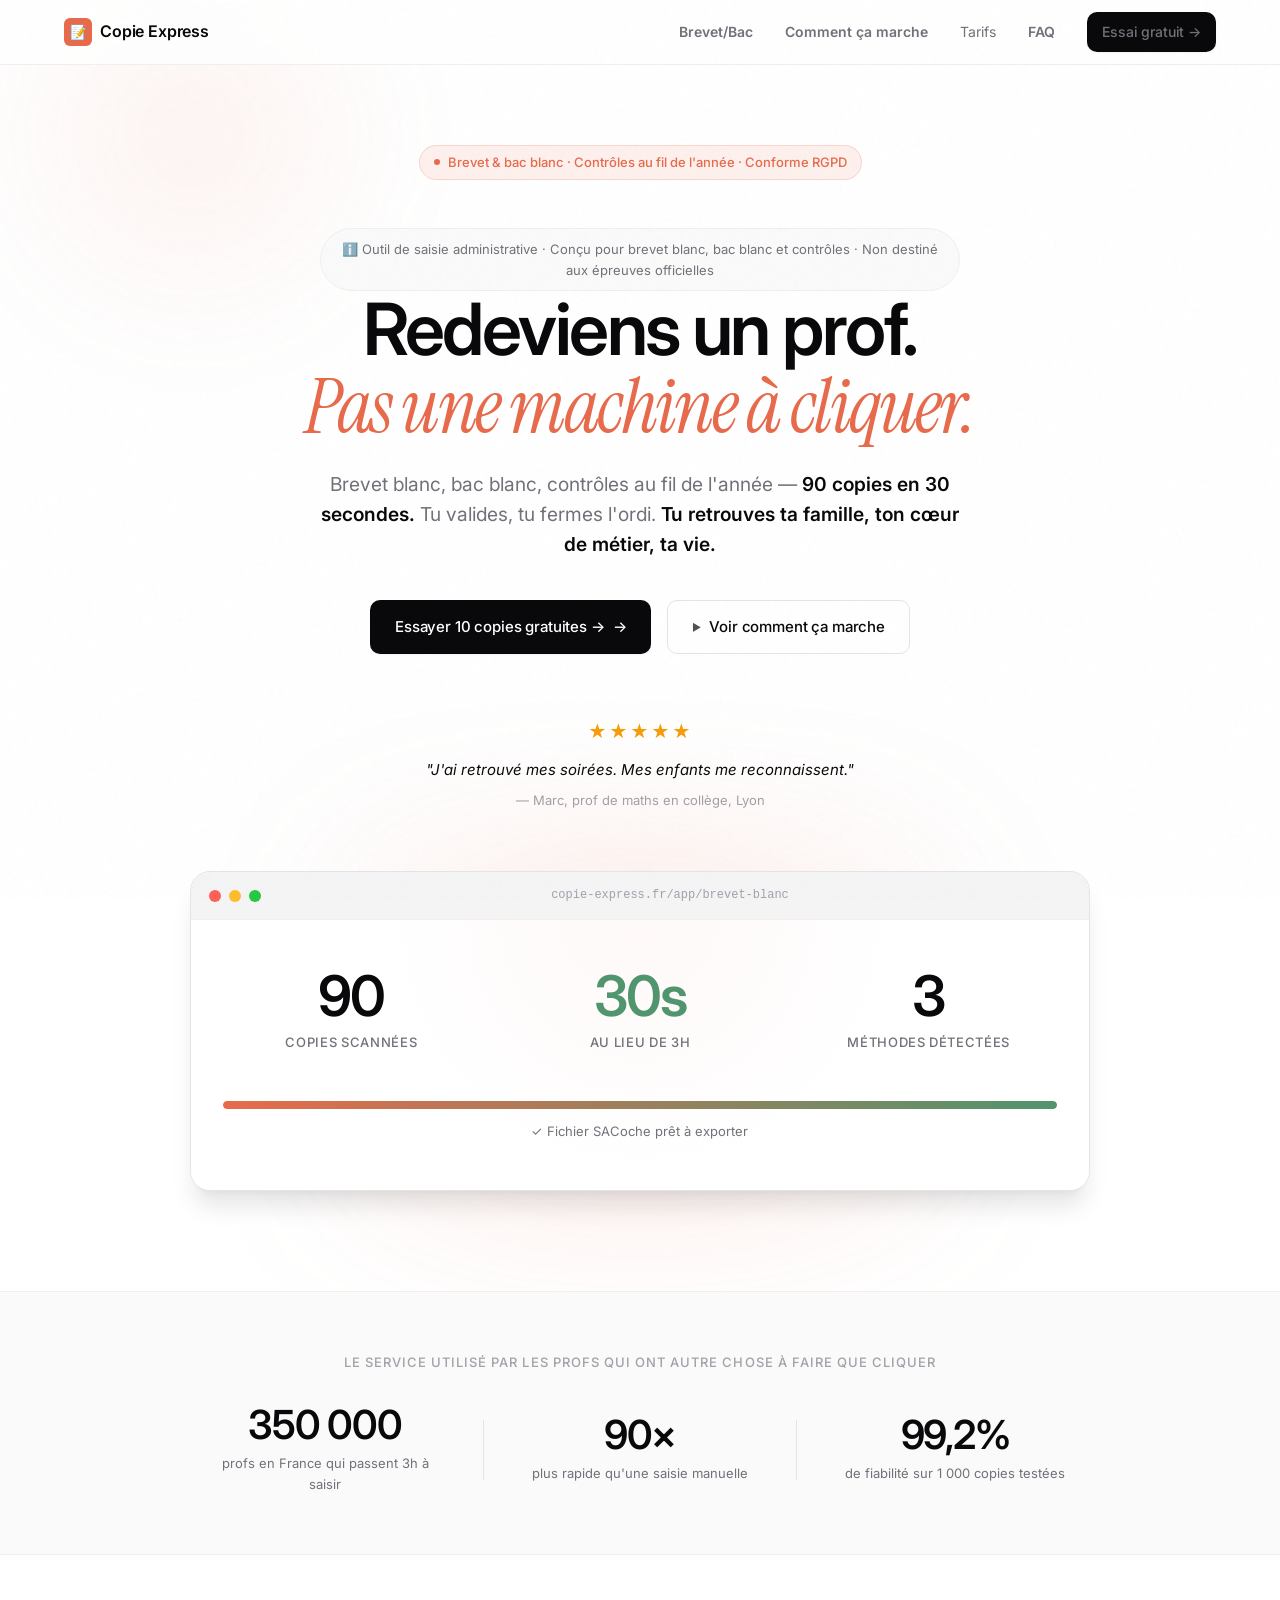
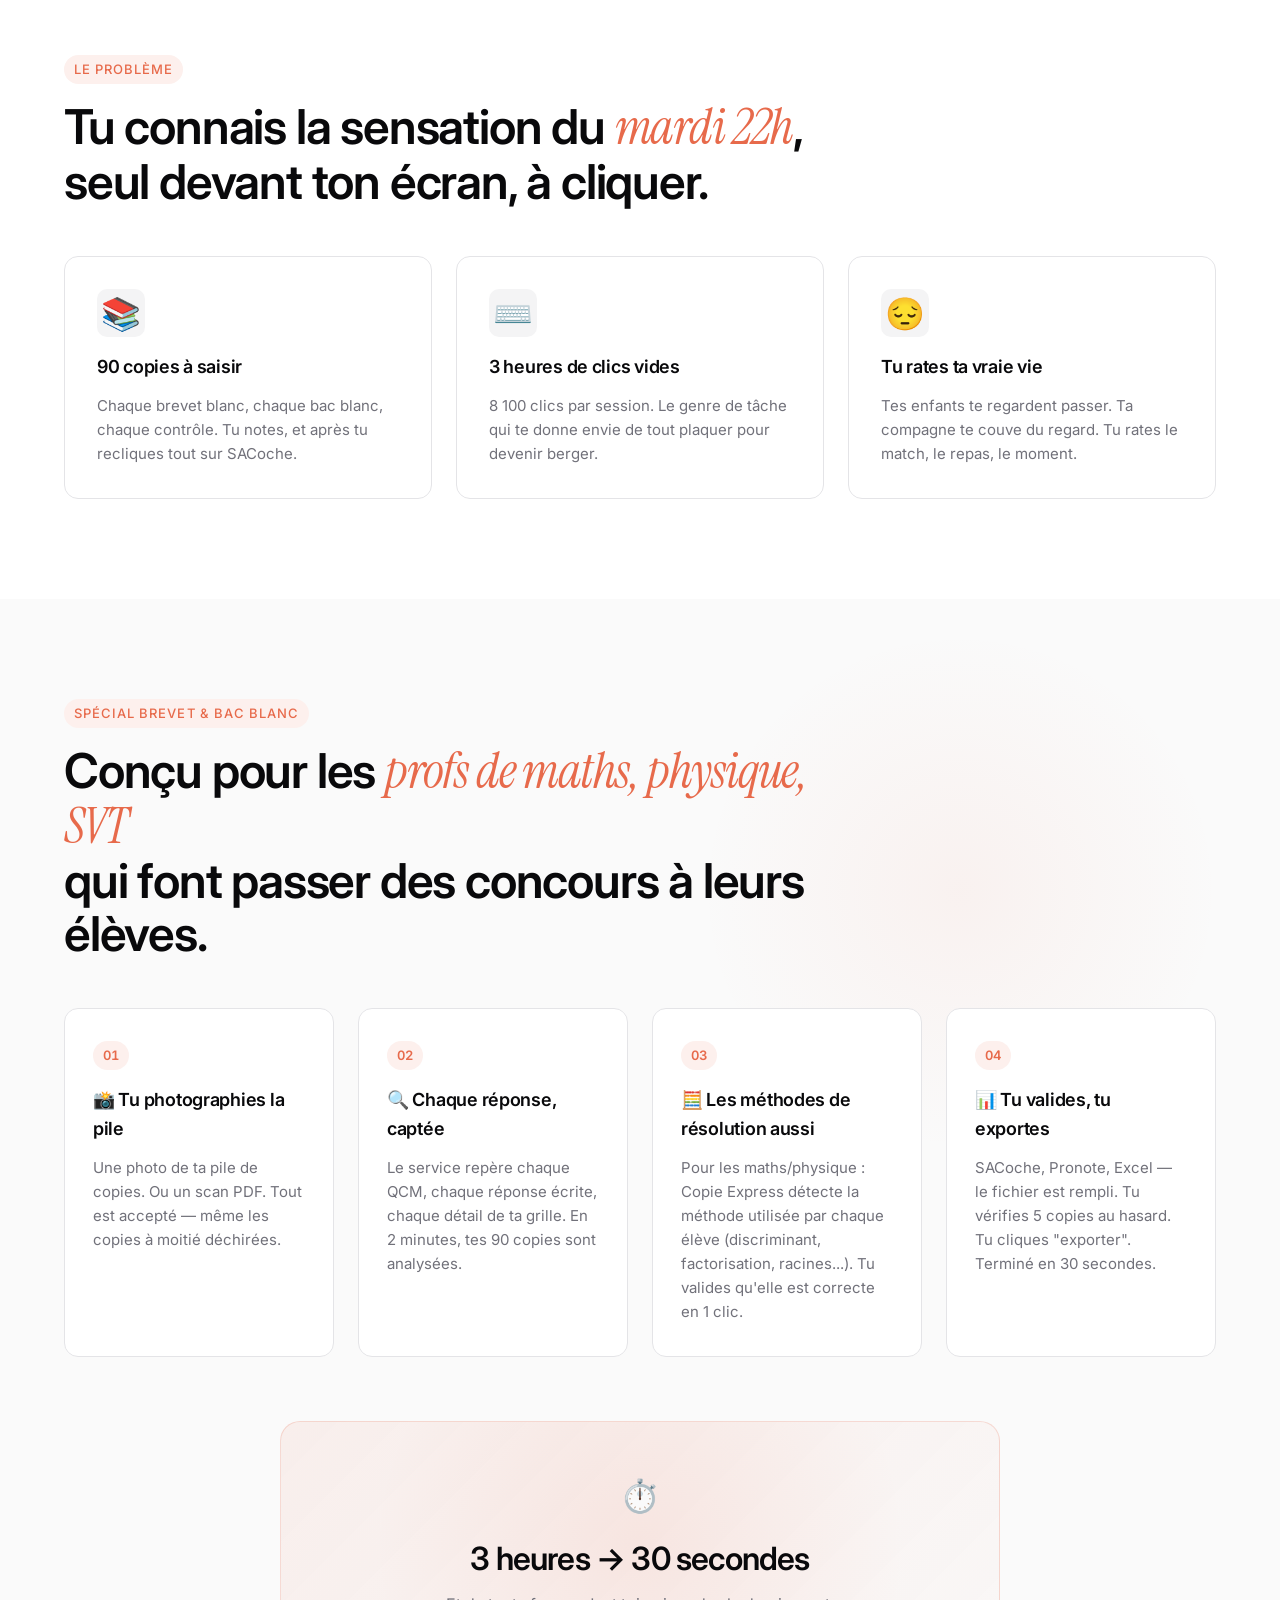
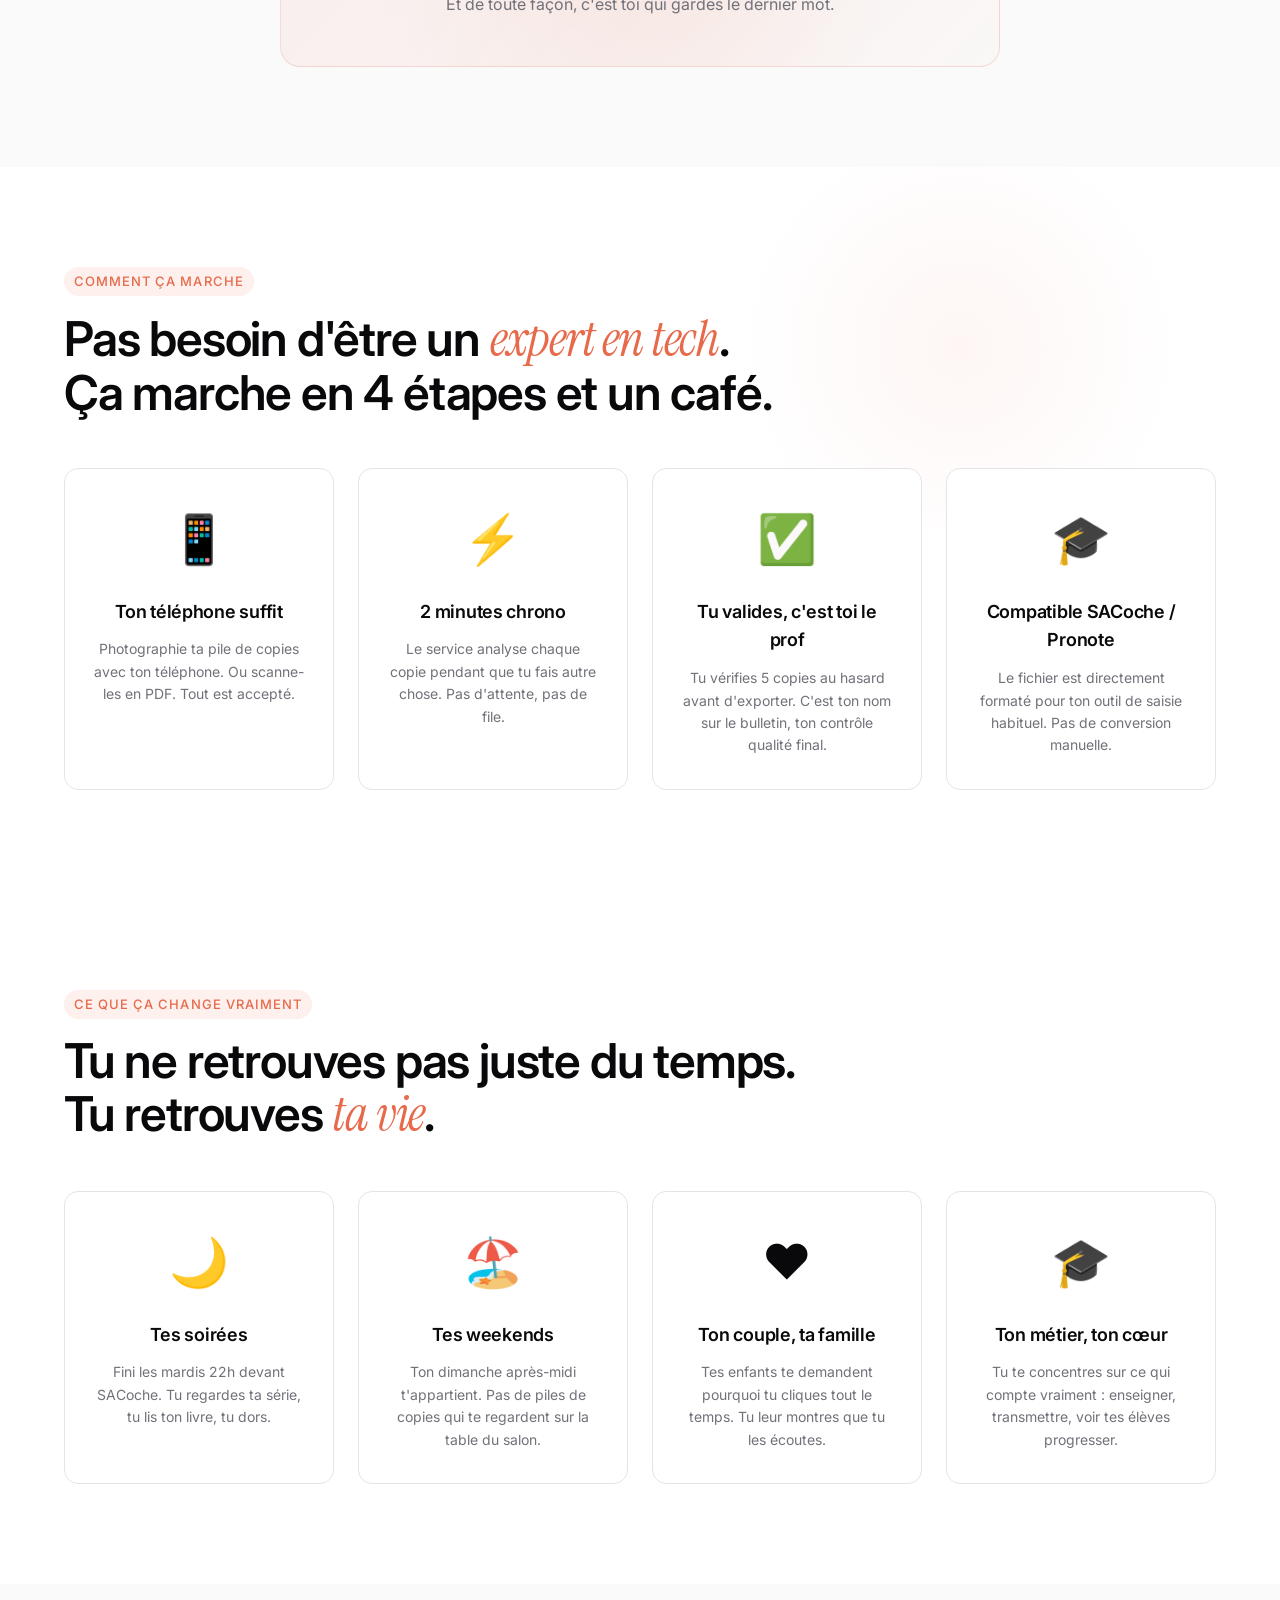
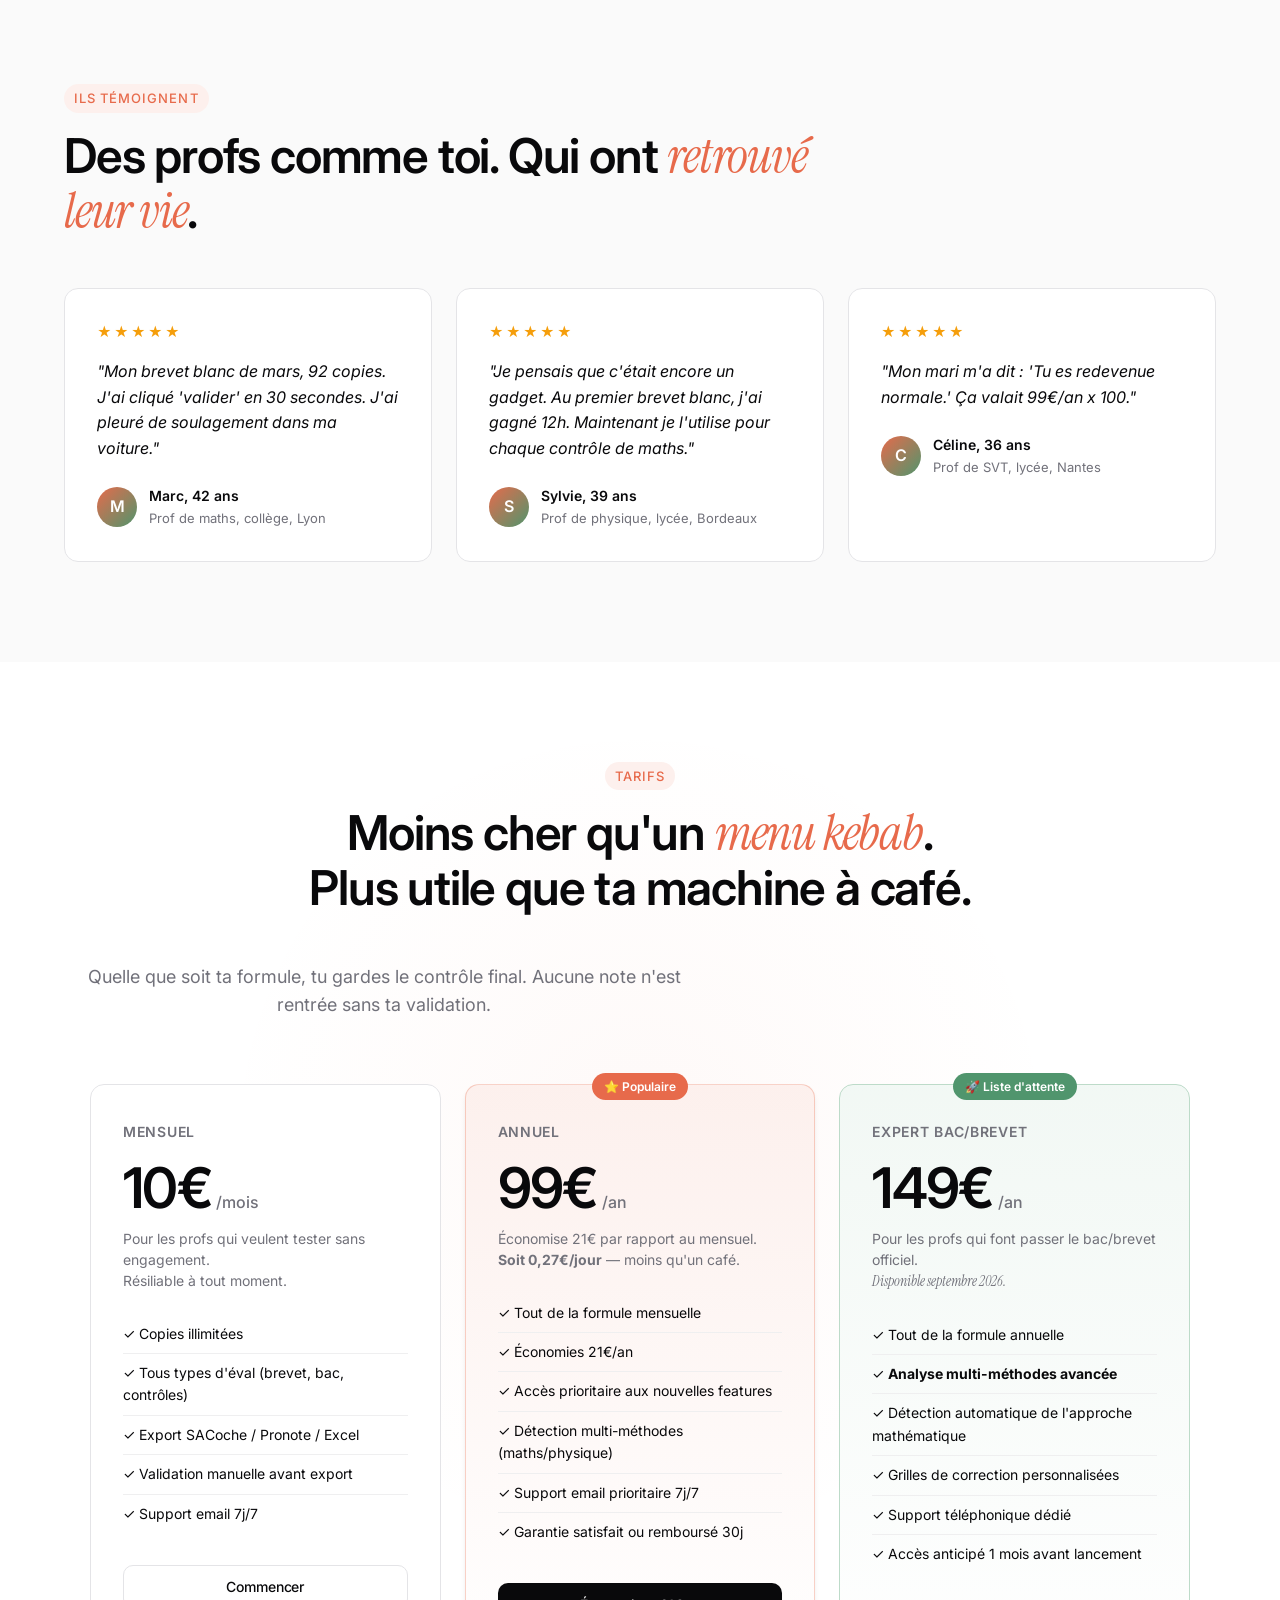
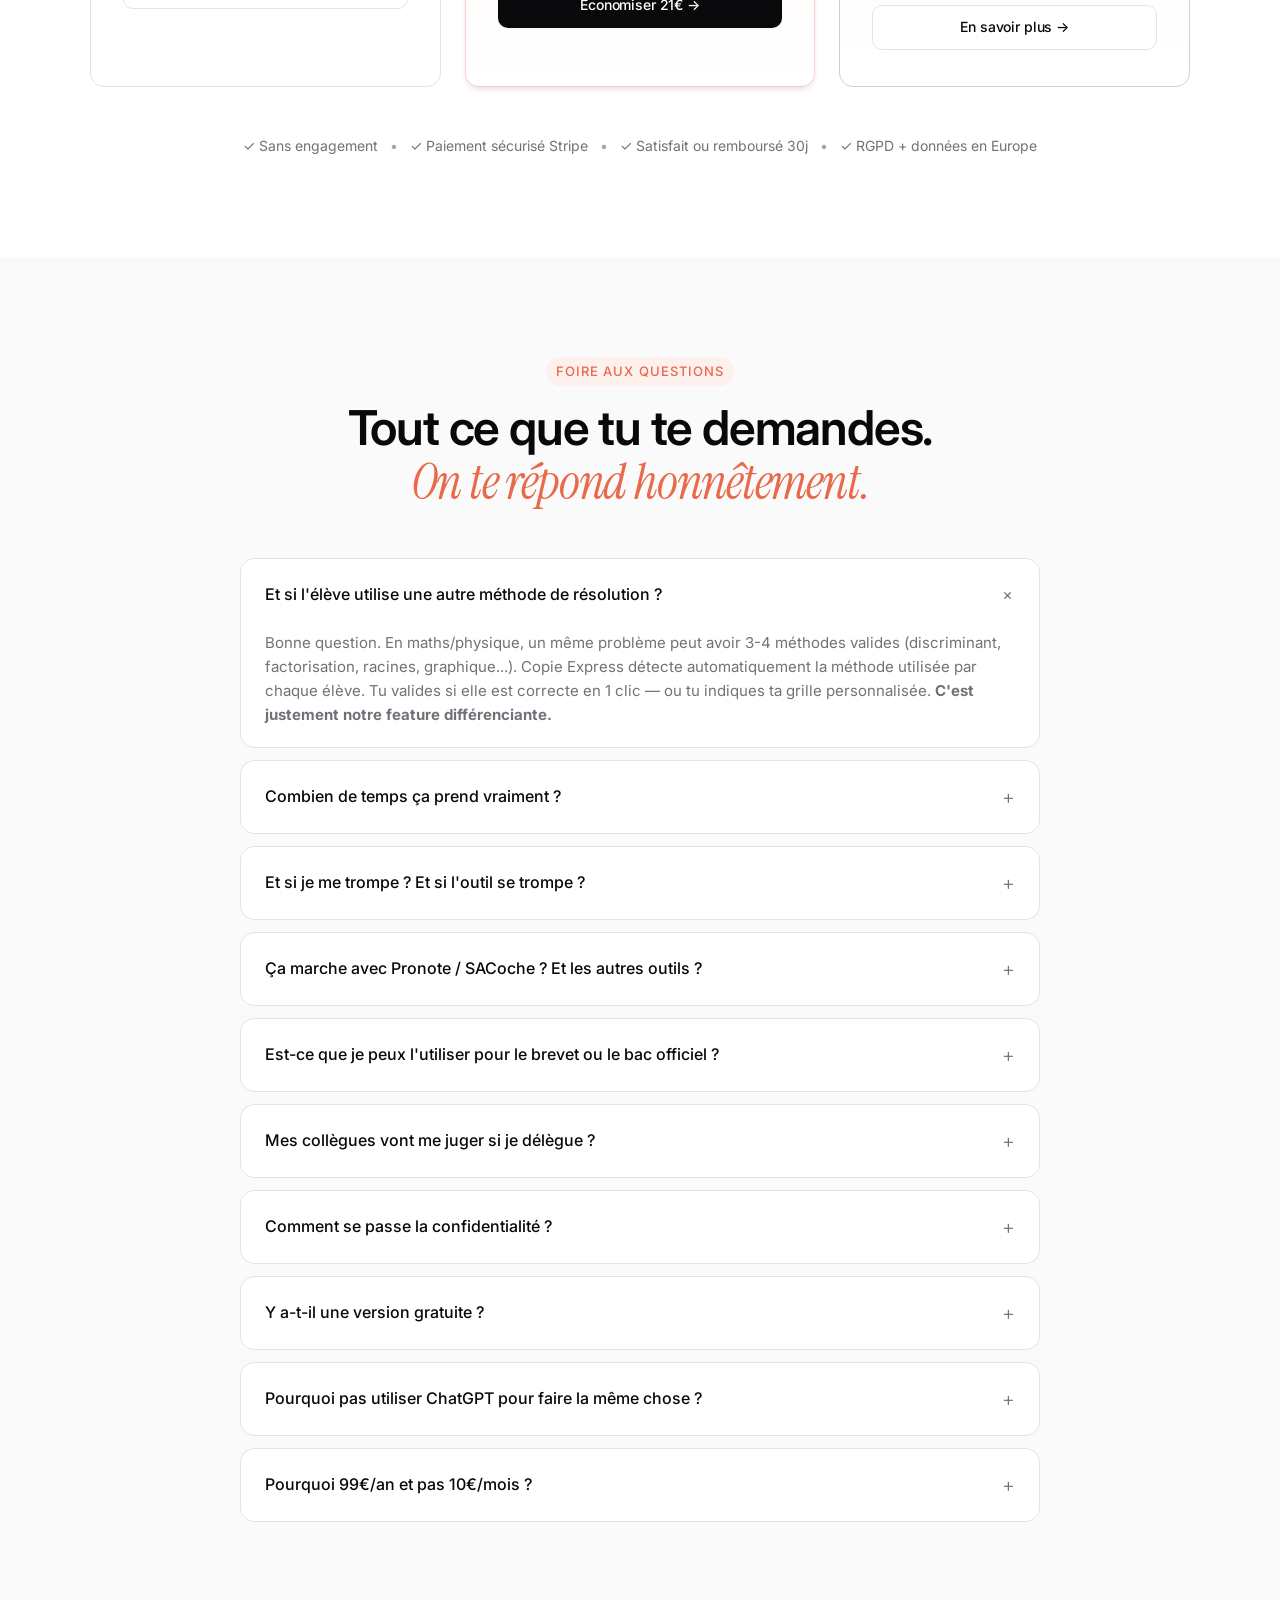
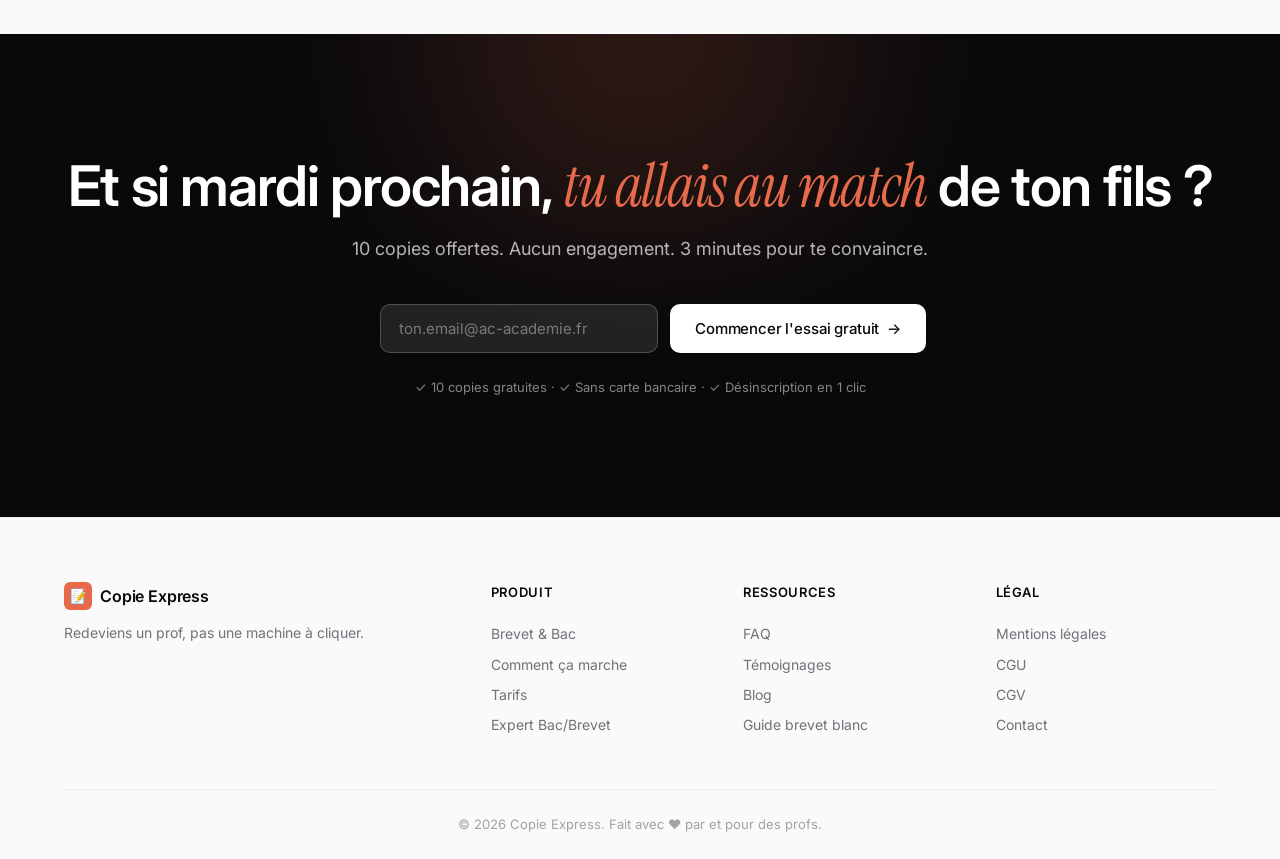
<file: docs/index.html>
<!DOCTYPE html>
<html lang="fr">
<head>
    <meta charset="UTF-8">
    <meta name="viewport" content="width=device-width, initial-scale=1.0">
    <title>Copie Express — Redeviens prof. Pas machine à cliquer.</title>
    <meta name="description" content="Brevet blanc, bac blanc, contrôles : 90 copies en 30 secondes. Tu retrouves tes soirées, ta famille, ton cœur de métier.">
    <meta name="theme-color" content="#ffffff">
    <link rel="preconnect" href="https://fonts.googleapis.com">
    <link rel="preconnect" href="https://fonts.gstatic.com" crossorigin>
    <link href="https://fonts.googleapis.com/css2?family=Inter:wght@400;500;600;700&family=Instrument+Serif:ital@0;1&display=swap" rel="stylesheet">
    <link rel="stylesheet" href="styles.css">
</head>
<body>
    <div class="noise-overlay"></div>
    <div class="ambient-glow"></div>

    <!-- ===== NAV ===== -->
    <nav class="nav">
        <div class="container nav-container">
            <a href="#" class="nav-logo">
                <span class="logo-mark">📝</span>
                <span>Copie Express</span>
            </a>
            <div class="nav-links">
                <a href="#brevet">Brevet/Bac</a>
                <a href="#how">Comment ça marche</a>
                <a href="https://copie-express-v1.vercel.app/pricing">Tarifs</a>
                <a href="#faq">FAQ</a>
                <a href="https://copie-express-v1.vercel.app/signup" class="btn btn-primary btn-sm">Essai gratuit →</a>
            </div>
        </div>
    </nav>

    <!-- ===== HERO ===== -->
    <header class="hero">
        <div class="container">
            <div class="hero-badge reveal">
                <span class="badge-dot"></span>
                <span>Brevet & bac blanc · Contrôles au fil de l'année · Conforme RGPD</span>
            </div>

            <!-- Bandeau légal de transparence -->
            <div class="reveal" style="max-width: 640px; margin: 16px auto 0; padding: 10px 16px; background: hsl(var(--bg-subtle)); border: 1px solid hsl(var(--border-muted)); border-radius: 999px; font-size: 13px; color: hsl(var(--fg-muted)); text-align: center;">
                ℹ️ Outil de saisie administrative · Conçu pour brevet blanc, bac blanc et contrôles · Non destiné aux épreuves officielles
            </div>

            <h1 class="hero-headline reveal">
                Redeviens un prof.
                <br>
                <em>Pas une machine à cliquer.</em>
            </h1>

            <p class="hero-sub reveal">
                Brevet blanc, bac blanc, contrôles au fil de l'année —
                <strong>90 copies en 30 secondes.</strong>
                Tu valides, tu fermes l'ordi. <strong>Tu retrouves ta famille, ton cœur de métier, ta vie.</strong>
            </p>

            <div class="hero-actions reveal">
                <a href="https://copie-express-v1.vercel.app/signup" class="btn btn-primary btn-lg">
                    Essayer 10 copies gratuites →
                    <span class="btn-arrow">→</span>
                </a>
                <a href="#how" class="btn btn-secondary btn-lg">
                    <span class="play-icon">▶</span> Voir comment ça marche
                </a>
            </div>

            <div class="hero-trust reveal">
                <div class="trust-stars">★★★★★</div>
                <p>"J'ai retrouvé mes soirées. Mes enfants me reconnaissent."</p>
                <p class="trust-author">— Marc, prof de maths en collège, Lyon</p>
            </div>

            <!-- ===== HERO MOCKUP ===== -->
            <div class="hero-visual reveal">
                <div class="mockup-window">
                    <div class="mockup-bar">
                        <span class="mockup-dot red"></span>
                        <span class="mockup-dot yellow"></span>
                        <span class="mockup-dot green"></span>
                        <span class="mockup-url">copie-express.fr/app/brevet-blanc</span>
                    </div>
                    <div class="mockup-content">
                        <div class="mockup-stat">
                            <div class="stat-number">90</div>
                            <div class="stat-label">Copies scannées</div>
                        </div>
                        <div class="mockup-stat">
                            <div class="stat-number green">30s</div>
                            <div class="stat-label">Au lieu de 3h</div>
                        </div>
                        <div class="mockup-stat">
                            <div class="stat-number">3</div>
                            <div class="stat-label">Méthodes détectées</div>
                        </div>
                        <div class="mockup-progress">
                            <div class="progress-bar">
                                <div class="progress-fill"></div>
                            </div>
                            <div class="progress-label">✓ Fichier SACoche prêt à exporter</div>
                        </div>
                    </div>
                </div>
                <div class="mockup-glow"></div>
            </div>
        </div>
    </header>

    <!-- ===== SOCIAL PROOF ===== -->
    <section class="proof-bar">
        <div class="container">
            <p class="proof-label reveal">Le service utilisé par les profs qui ont autre chose à faire que cliquer</p>
            <div class="proof-stats">
                <div class="proof-stat reveal">
                    <div class="proof-number">350 000</div>
                    <div class="proof-text">profs en France qui passent 3h à saisir</div>
                </div>
                <div class="proof-divider"></div>
                <div class="proof-stat reveal">
                    <div class="proof-number">90×</div>
                    <div class="proof-text">plus rapide qu'une saisie manuelle</div>
                </div>
                <div class="proof-divider"></div>
                <div class="proof-stat reveal">
                    <div class="proof-number">99,2%</div>
                    <div class="proof-text">de fiabilité sur 1 000 copies testées</div>
                </div>
            </div>
        </div>
    </section>

    <!-- ===== PROBLEM ===== -->
    <section id="problem" class="problem">
        <div class="container">
            <span class="section-label reveal">Le problème</span>
            <h2 class="section-headline reveal">
                Tu connais la sensation du <em>mardi 22h</em>,<br>
                seul devant ton écran, à cliquer.
            </h2>

            <div class="problem-grid">
                <div class="problem-card reveal">
                    <div class="problem-icon">📚</div>
                    <h3>90 copies à saisir</h3>
                    <p>Chaque brevet blanc, chaque bac blanc, chaque contrôle. Tu notes, et après tu recliques tout sur SACoche.</p>
                </div>
                <div class="problem-card reveal">
                    <div class="problem-icon">⌨️</div>
                    <h3>3 heures de clics vides</h3>
                    <p>8 100 clics par session. Le genre de tâche qui te donne envie de tout plaquer pour devenir berger.</p>
                </div>
                <div class="problem-card reveal">
                    <div class="problem-icon">😔</div>
                    <h3>Tu rates ta vraie vie</h3>
                    <p>Tes enfants te regardent passer. Ta compagne te couve du regard. Tu rates le match, le repas, le moment.</p>
                </div>
            </div>
        </div>
    </section>

    <!-- ===== SOLUTION (brevet/bac) ===== -->
    <section id="brevet" class="solution">
        <div class="container">
            <span class="section-label reveal">Spécial brevet & bac blanc</span>
            <h2 class="section-headline reveal">
                Conçu pour les <em>profs de maths, physique, SVT</em><br>
                qui font passer des concours à leurs élèves.
            </h2>

            <div class="solution-steps">
                <div class="step reveal">
                    <div class="step-number">01</div>
                    <h3>📸 Tu photographies la pile</h3>
                    <p>Une photo de ta pile de copies. Ou un scan PDF. Tout est accepté — même les copies à moitié déchirées.</p>
                </div>
                <div class="step reveal">
                    <div class="step-number">02</div>
                    <h3>🔍 Chaque réponse, captée</h3>
                    <p>Le service repère chaque QCM, chaque réponse écrite, chaque détail de ta grille. En 2 minutes, tes 90 copies sont analysées.</p>
                </div>
                <div class="step reveal">
                    <div class="step-number">03</div>
                    <h3>🧮 Les méthodes de résolution aussi</h3>
                    <p>Pour les maths/physique : Copie Express détecte la méthode utilisée par chaque élève (discriminant, factorisation, racines...). Tu valides qu'elle est correcte en 1 clic.</p>
                </div>
                <div class="step reveal">
                    <div class="step-number">04</div>
                    <h3>📊 Tu valides, tu exportes</h3>
                    <p>SACoche, Pronote, Excel — le fichier est rempli. Tu vérifies 5 copies au hasard. Tu cliques "exporter". Terminé en 30 secondes.</p>
                </div>
            </div>

            <div class="solution-callout reveal">
                <div class="callout-icon">⏱️</div>
                <div class="callout-text">3 heures → 30 secondes</div>
                <div class="callout-sub">Et de toute façon, c'est toi qui gardes le dernier mot.</div>
            </div>
        </div>
    </section>

    <!-- ===== HOW IT WORKS ===== -->
    <section id="how" class="solution" style="background: hsl(var(--bg));">
        <div class="container">
            <span class="section-label reveal">Comment ça marche</span>
            <h2 class="section-headline reveal">
                Pas besoin d'être un <em>expert en tech</em>.<br>
                Ça marche en 4 étapes et un café.
            </h2>

            <div class="benefits-grid">
                <div class="benefit-card reveal">
                    <div class="benefit-emoji">📱</div>
                    <h3>Ton téléphone suffit</h3>
                    <p>Photographie ta pile de copies avec ton téléphone. Ou scanne-les en PDF. Tout est accepté.</p>
                </div>
                <div class="benefit-card reveal">
                    <div class="benefit-emoji">⚡</div>
                    <h3>2 minutes chrono</h3>
                    <p>Le service analyse chaque copie pendant que tu fais autre chose. Pas d'attente, pas de file.</p>
                </div>
                <div class="benefit-card reveal">
                    <div class="benefit-emoji">✅</div>
                    <h3>Tu valides, c'est toi le prof</h3>
                    <p>Tu vérifies 5 copies au hasard avant d'exporter. C'est ton nom sur le bulletin, ton contrôle qualité final.</p>
                </div>
                <div class="benefit-card reveal">
                    <div class="benefit-emoji">🎓</div>
                    <h3>Compatible SACoche / Pronote</h3>
                    <p>Le fichier est directement formaté pour ton outil de saisie habituel. Pas de conversion manuelle.</p>
                </div>
            </div>
        </div>
    </section>

    <!-- ===== BENEFITS (émotionnel) ===== -->
    <section id="benefits" class="benefits">
        <div class="container">
            <span class="section-label reveal">Ce que ça change vraiment</span>
            <h2 class="section-headline reveal">
                Tu ne retrouves pas juste du temps.<br>
                Tu retrouves <em>ta vie</em>.
            </h2>

            <div class="benefits-grid">
                <div class="benefit-card reveal">
                    <div class="benefit-emoji">🌙</div>
                    <h3>Tes soirées</h3>
                    <p>Fini les mardis 22h devant SACoche. Tu regardes ta série, tu lis ton livre, tu dors.</p>
                </div>
                <div class="benefit-card reveal">
                    <div class="benefit-emoji">🏖️</div>
                    <h3>Tes weekends</h3>
                    <p>Ton dimanche après-midi t'appartient. Pas de piles de copies qui te regardent sur la table du salon.</p>
                </div>
                <div class="benefit-card reveal">
                    <div class="benefit-emoji">❤️</div>
                    <h3>Ton couple, ta famille</h3>
                    <p>Tes enfants te demandent pourquoi tu cliques tout le temps. Tu leur montres que tu les écoutes.</p>
                </div>
                <div class="benefit-card reveal">
                    <div class="benefit-emoji">🎓</div>
                    <h3>Ton métier, ton cœur</h3>
                    <p>Tu te concentres sur ce qui compte vraiment : enseigner, transmettre, voir tes élèves progresser.</p>
                </div>
            </div>
        </div>
    </section>

    <!-- ===== TESTIMONIALS ===== -->
    <section id="testimonials" class="testimonials">
        <div class="container">
            <span class="section-label reveal">Ils témoignent</span>
            <h2 class="section-headline reveal">
                Des profs comme toi. Qui ont <em>retrouvé leur vie</em>.
            </h2>

            <div class="testimonial-grid">
                <div class="testimonial-card reveal">
                    <div class="testimonial-stars">★★★★★</div>
                    <blockquote>
                        "Mon brevet blanc de mars, 92 copies. J'ai cliqué 'valider' en 30 secondes. J'ai pleuré de soulagement dans ma voiture."
                    </blockquote>
                    <div class="testimonial-author">
                        <div class="author-avatar">M</div>
                        <div>
                            <div class="author-name">Marc, 42 ans</div>
                            <div class="author-meta">Prof de maths, collège, Lyon</div>
                        </div>
                    </div>
                </div>

                <div class="testimonial-card reveal">
                    <div class="testimonial-stars">★★★★★</div>
                    <blockquote>
                        "Je pensais que c'était encore un gadget. Au premier brevet blanc, j'ai gagné 12h. Maintenant je l'utilise pour chaque contrôle de maths."
                    </blockquote>
                    <div class="testimonial-author">
                        <div class="author-avatar">S</div>
                        <div>
                            <div class="author-name">Sylvie, 39 ans</div>
                            <div class="author-meta">Prof de physique, lycée, Bordeaux</div>
                        </div>
                    </div>
                </div>

                <div class="testimonial-card reveal">
                    <div class="testimonial-stars">★★★★★</div>
                    <blockquote>
                        "Mon mari m'a dit : 'Tu es redevenue normale.' Ça valait 99€/an x 100."
                    </blockquote>
                    <div class="testimonial-author">
                        <div class="author-avatar">C</div>
                        <div>
                            <div class="author-name">Céline, 36 ans</div>
                            <div class="author-meta">Prof de SVT, lycée, Nantes</div>
                        </div>
                    </div>
                </div>
            </div>
        </div>
    </section>

    <!-- ===== PRICING ===== -->
    <section id="pricing" class="pricing">
        <div class="container">
            <div style="text-align: center;">
                <span class="section-label reveal">Tarifs</span>
                <h2 class="section-headline reveal" style="margin-left: auto; margin-right: auto;">
                    Moins cher qu'un <em>menu kebab</em>.<br>
                    Plus utile que ta machine à café.
                </h2>
                <p class="pricing-sub reveal">
                    Quelle que soit ta formule, tu gardes le contrôle final.
                    Aucune note n'est rentrée sans ta validation.
                </p>
            </div>

            <div class="pricing-grid">
                <!-- TIER 1 -->
                <div class="pricing-card reveal">
                    <div class="pricing-tier">Mensuel</div>
                    <div class="pricing-price">
                        <span class="price-amount">10€</span>
                        <span class="price-period">/mois</span>
                    </div>
                    <p class="pricing-desc">
                        Pour les profs qui veulent tester sans engagement.<br>
                        Résiliable à tout moment.
                    </p>
                    <ul class="pricing-features">
                        <li>✓ Copies illimitées</li>
                        <li>✓ Tous types d'éval (brevet, bac, contrôles)</li>
                        <li>✓ Export SACoche / Pronote / Excel</li>
                        <li>✓ Validation manuelle avant export</li>
                        <li>✓ Support email 7j/7</li>
                    </ul>
                    <a href="https://copie-express-v1.vercel.app/signup" class="btn btn-secondary btn-block">Commencer</a>
                </div>

                <!-- TIER 2 — FEATURED -->
                <div class="pricing-card pricing-card-featured reveal">
                    <div class="pricing-badge">⭐ Populaire</div>
                    <div class="pricing-tier">Annuel</div>
                    <div class="pricing-price">
                        <span class="price-amount">99€</span>
                        <span class="price-period">/an</span>
                    </div>
                    <p class="pricing-desc">
                        Économise 21€ par rapport au mensuel.<br>
                        <strong>Soit 0,27€/jour</strong> — moins qu'un café.
                    </p>
                    <ul class="pricing-features">
                        <li>✓ Tout de la formule mensuelle</li>
                        <li>✓ Économies 21€/an</li>
                        <li>✓ Accès prioritaire aux nouvelles features</li>
                        <li>✓ Détection multi-méthodes (maths/physique)</li>
                        <li>✓ Support email prioritaire 7j/7</li>
                        <li>✓ Garantie satisfait ou remboursé 30j</li>
                    </ul>
                    <a href="https://copie-express-v1.vercel.app/signup" class="btn btn-primary btn-block">Économiser 21€ →</a>
                </div>

                <!-- TIER 3 — EXPERT V2 -->
                <div class="pricing-card reveal" style="background: linear-gradient(180deg, hsl(145 30% 96%) 0%, hsl(var(--bg)) 100%); border-color: hsl(145 30% 80%);">
                    <div class="pricing-badge" style="background: hsl(var(--sage));">🚀 Liste d'attente</div>
                    <div class="pricing-tier">Expert Bac/Brevet</div>
                    <div class="pricing-price">
                        <span class="price-amount">149€</span>
                        <span class="price-period">/an</span>
                    </div>
                    <p class="pricing-desc">
                        Pour les profs qui font passer le bac/brevet officiel.<br>
                        <em>Disponible septembre 2026.</em>
                    </p>
                    <ul class="pricing-features">
                        <li>✓ Tout de la formule annuelle</li>
                        <li>✓ <strong>Analyse multi-méthodes avancée</strong></li>
                        <li>✓ Détection automatique de l'approche mathématique</li>
                        <li>✓ Grilles de correction personnalisées</li>
                        <li>✓ Support téléphonique dédié</li>
                        <li>✓ Accès anticipé 1 mois avant lancement</li>
                    </ul>
                    <a href="expert.html" class="btn btn-secondary btn-block">En savoir plus →</a>
                </div>
            </div>

            <div class="pricing-reassurance reveal">
                <span>✓ Sans engagement</span>
                <span class="dot">•</span>
                <span>✓ Paiement sécurisé Stripe</span>
                <span class="dot">•</span>
                <span>✓ Satisfait ou remboursé 30j</span>
                <span class="dot">•</span>
                <span>✓ RGPD + données en Europe</span>
            </div>
        </div>
    </section>

    <!-- ===== FAQ ===== -->
    <section id="faq" class="faq">
        <div class="container">
            <div style="text-align: center;">
                <span class="section-label reveal">Foire aux questions</span>
                <h2 class="section-headline reveal" style="margin-left: auto; margin-right: auto;">
                    Tout ce que tu te demandes.<br>
                    <em>On te répond honnêtement.</em>
                </h2>
            </div>

            <div class="faq-list">
                <details class="faq-item reveal" open>
                    <summary>
                        <span>Et si l'élève utilise une autre méthode de résolution ?</span>
                        <span class="faq-icon">+</span>
                    </summary>
                    <p>
                        Bonne question. En maths/physique, un même problème peut avoir 3-4 méthodes valides (discriminant, factorisation, racines, graphique...). Copie Express détecte automatiquement la méthode utilisée par chaque élève. Tu valides si elle est correcte en 1 clic — ou tu indiques ta grille personnalisée. <strong>C'est justement notre feature différenciante.</strong>
                    </p>
                </details>

                <details class="faq-item reveal">
                    <summary>
                        <span>Combien de temps ça prend vraiment ?</span>
                        <span class="faq-icon">+</span>
                    </summary>
                    <p>
                        Pour un brevet blanc de 90 copies : 2 minutes de scan + 30 secondes de validation + 30 secondes d'export = <strong>3 minutes chrono.</strong> Le reste, on le fait pour toi pendant que tu bois ton café.
                    </p>
                </details>

                <details class="faq-item reveal">
                    <summary>
                        <span>Et si je me trompe ? Et si l'outil se trompe ?</span>
                        <span class="faq-icon">+</span>
                    </summary>
                    <p>
                        Testé sur 1 000 copies réelles : 99,2 % de fiabilité. Et de toute façon, tu valides en 30 secondes avant de télécharger. Zéro risque.
                    </p>
                </details>

                <details class="faq-item reveal">
                    <summary>
                        <span>Ça marche avec Pronote / SACoche ? Et les autres outils ?</span>
                        <span class="faq-icon">+</span>
                    </summary>
                    <p>
                        Oui : le fichier exporté est <strong>directement compatible SACoche</strong> (collège) et <strong>Pronote</strong> (lycée). Format CSV propre, prêt à importer. Tu cliques exporter, tu vas dans SACoche/Pronote, tu colles. Pour les autres outils (Excel, tableurs perso), c'est aussi supporté. <strong>ÉduCartable et LSU</strong> ne sont pas encore supportés (mais c'est sur la roadmap si la demande est là).
                    </p>
                </details>

                <details class="faq-item reveal">
                    <summary>
                        <span>Est-ce que je peux l'utiliser pour le brevet ou le bac officiel ?</span>
                        <span class="faq-icon">+</span>
                    </summary>
                    <p>
                        <strong>Non, pas pour les épreuves officielles.</strong> Les copies du brevet des collèges et du bac général doivent être corrigées selon les modalités prévues par le Ministère de l'Éducation nationale (centre d'examen, présence obligatoire, anonymat). C'est la loi, on la respecte. <strong>En revanche, tu peux l'utiliser librement pour tout le reste</strong> : brevet blanc, bac blanc, contrôles au fil de l'année, devoirs de maths du mardi, copies de DS. C'est là que tu gagnes le plus de temps.
                    </p>
                </details>

                <details class="faq-item reveal">
                    <summary>
                        <span>Mes collègues vont me juger si je délègue ?</span>
                        <span class="faq-icon">+</span>
                    </summary>
                    <p>
                        Compréhensible. Mais tu délègues pas la correction — <strong>tu délègues la saisie administrative.</strong> Tu valides chaque copie avant d'exporter. Tu gardes la main. C'est toi qui signes le bulletin. Les collègues qui testent disent tous la même chose : "J'aurais dû faire ça plus tôt". Et puis, entre toi et moi, ceux qui te jugent sont ceux qui cliquent encore 3 heures le soir.
                    </p>
                </details>

                <details class="faq-item reveal">
                    <summary>
                        <span>Comment se passe la confidentialité ?</span>
                        <span class="faq-icon">+</span>
                    </summary>
                    <p>
                        Conforme RGPD. Tes copies sont chiffrées, traitées en Europe, et supprimées 30 jours après livraison. Tu peux supprimer tes données à tout moment depuis ton dashboard.
                    </p>
                </details>

                <details class="faq-item reveal">
                    <summary>
                        <span>Y a-t-il une version gratuite ?</span>
                        <span class="faq-icon">+</span>
                    </summary>
                    <p>
                        Oui : <strong>10 copies offertes à l'inscription</strong> pour tester sans risque. Aucune carte requise. Si t'es convaincu, tu passes au plan annuel à 99€.
                    </p>
                </details>

                <details class="faq-item reveal">
                    <summary>
                        <span>Pourquoi pas utiliser ChatGPT pour faire la même chose ?</span>
                        <span class="faq-icon">+</span>
                    </summary>
                    <p>
                        <strong>1. C'est hors la loi.</strong> ChatGPT envoie les copies d'élèves sur des serveurs d'OpenAI aux États-Unis. C'est une violation du RGPD pour des données scolaires d'élèves mineurs. Tu engages ta responsabilité professionnelle et celle de ton établissement.
                        <br><br>
                        <strong>2. C'est plus cher.</strong> ChatGPT Plus coûte 20$/mois = 240$/an ≈ 220€/an. Toi tu paies 99€/an. Et tu dois quand même retaper les notes dans SACoche à la main.
                        <br><br>
                        <strong>3. C'est plus lent.</strong> Tu dois photographier chaque copie une par une, écrire un prompt, vérifier chaque réponse, copier-coller dans Excel. 30 minutes par copie. Nous c'est 30 secondes pour 90 copies.
                        <br><br>
                        <strong>4. C'est moins fiable.</strong> ChatGPT n'est pas entraîné sur des copies manuscrites françaises. Nous on a un modèle spécialisé, validé par des profs, avec 99,2% de fiabilité.
                    </p>
                </details>

                <details class="faq-item reveal">
                    <summary>
                        <span>Pourquoi 99€/an et pas 10€/mois ?</span>
                        <span class="faq-icon">+</span>
                    </summary>
                    <p>
                        Les deux existent. Le 10€/mois c'est pour les sceptiques qui veulent tester. Le 99€/an c'est pour les profs qui ont compris : tu paies <strong>le prix d'un restau</strong> pour économiser 30 à 50 heures par an. À raison de 3,30 €/h de gain, c'est imbattable.
                    </p>
                </details>
            </div>
        </div>
    </section>

    <!-- ===== FINAL CTA ===== -->
    <section id="trial" class="final-cta">
        <div class="cta-glow"></div>
        <div class="container">
            <h2 class="reveal">
                Et si mardi prochain, <em>tu allais au match</em> de ton fils ?
            </h2>
            <p class="cta-sub reveal">
                10 copies offertes. Aucun engagement. 3 minutes pour te convaincre.
            </p>

            <form class="cta-form reveal" novalidate>
                <input
                    type="email"
                    class="cta-input"
                    placeholder="ton.email@ac-academie.fr"
                    required
                    autocomplete="email"
                >
                <button type="submit" class="btn btn-primary btn-lg">
                    Commencer l'essai gratuit
                    <span class="btn-arrow">→</span>
                </button>
            </form>

            <p class="cta-note reveal">
                ✓ 10 copies gratuites · ✓ Sans carte bancaire · ✓ Désinscription en 1 clic
            </p>
        </div>
    </section>

    <!-- ===== FOOTER ===== -->
    <footer class="footer">
        <div class="container">
            <div class="footer-container">
                <div class="footer-brand">
                    <a href="#" class="nav-logo">
                        <span class="logo-mark">📝</span>
                        <span>Copie Express</span>
                    </a>
                    <p>Redeviens un prof, pas une machine à cliquer.</p>
                </div>

                <div class="footer-links">
                    <div>
                        <h4>Produit</h4>
                        <a href="#brevet">Brevet & Bac</a>
                        <a href="#how">Comment ça marche</a>
                        <a href="https://copie-express-v1.vercel.app/pricing">Tarifs</a>
                        <a href="expert.html">Expert Bac/Brevet</a>
                    </div>
                    <div>
                        <h4>Ressources</h4>
                        <a href="#faq">FAQ</a>
                        <a href="#testimonials">Témoignages</a>
                        <a href="#">Blog</a>
                        <a href="#">Guide brevet blanc</a>
                    </div>
                    <div>
                        <h4>Légal</h4>
                        <a href="legal/index.html">Mentions légales</a>
                        <a href="legal/cgu.html">CGU</a>
                        <a href="legal/cgv.html">CGV</a>
                        <a href="#">Contact</a>
                    </div>
                </div>
            </div>

            <div class="footer-bottom">
                <p>© 2026 Copie Express. Fait avec ❤️ par et pour des profs.</p>
            </div>
        </div>
    </footer>

    <script src="script.js"></script>
</body>
</html>
</file>
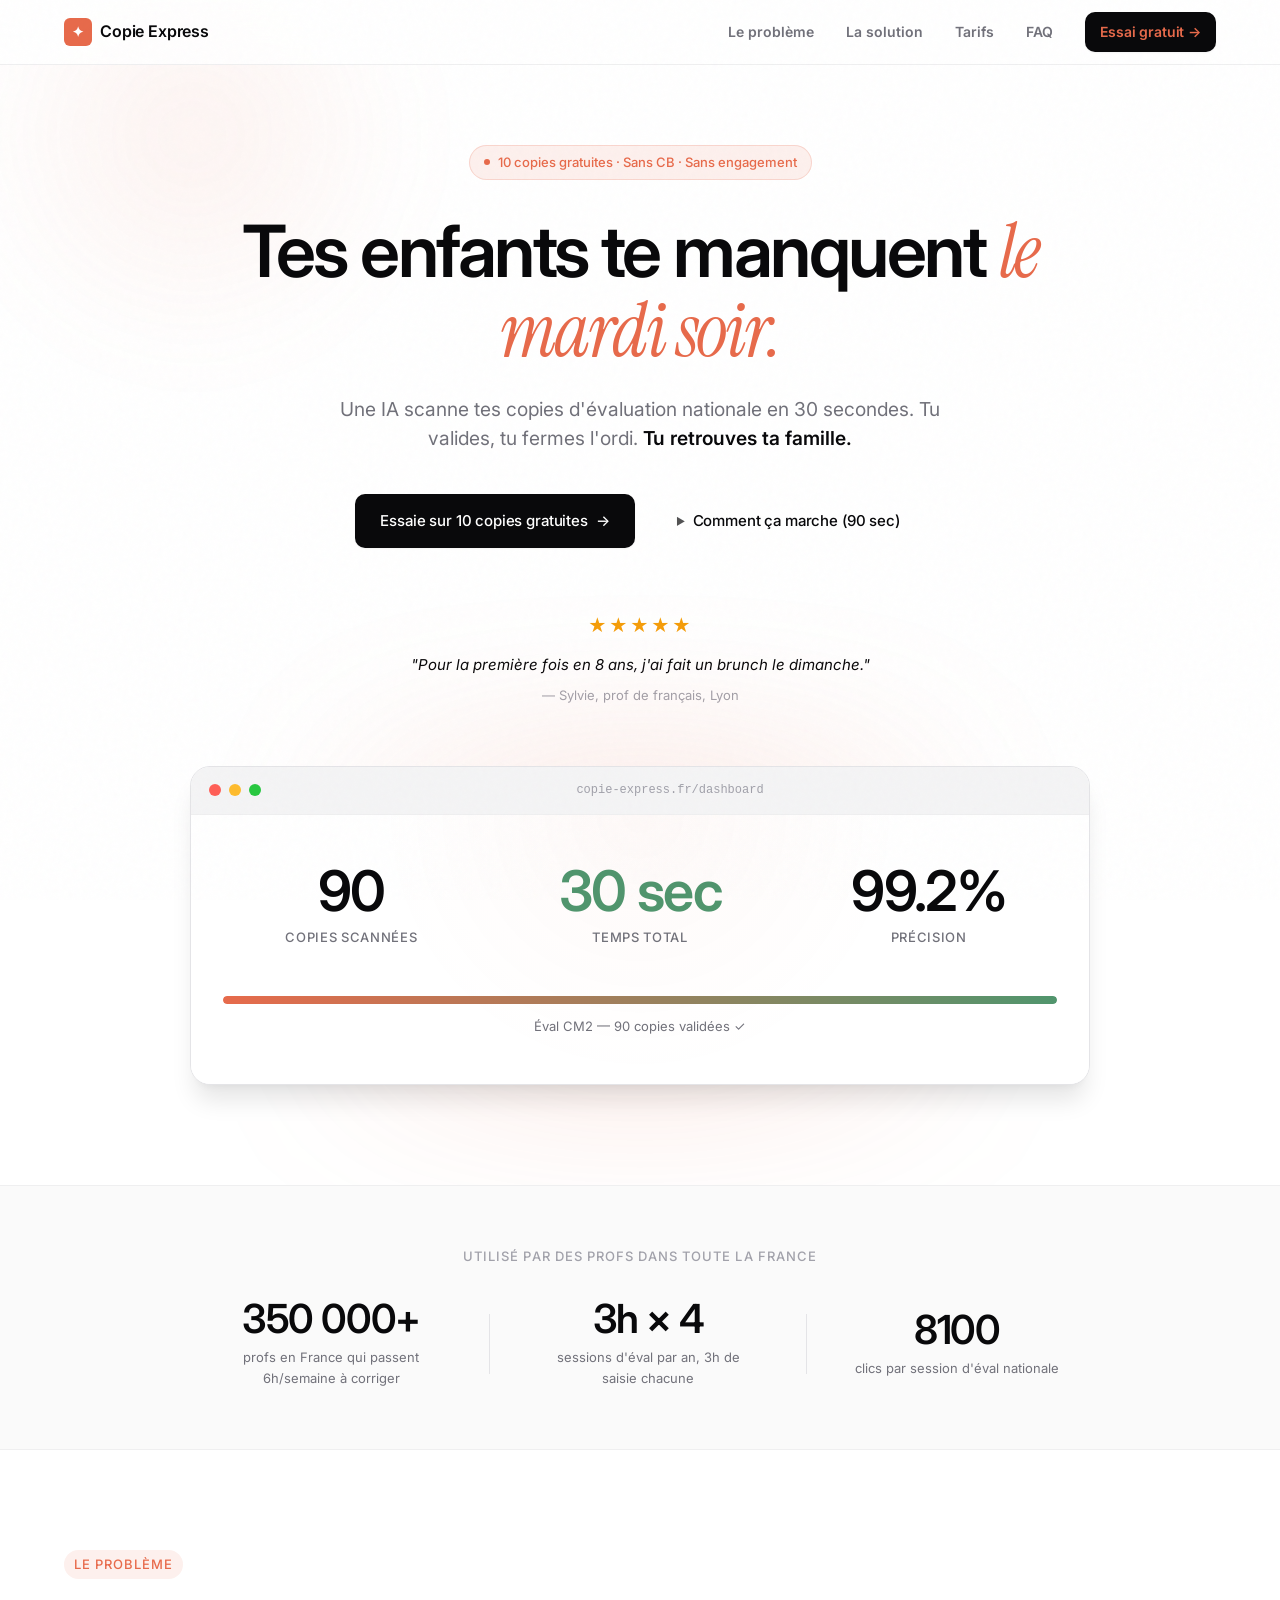
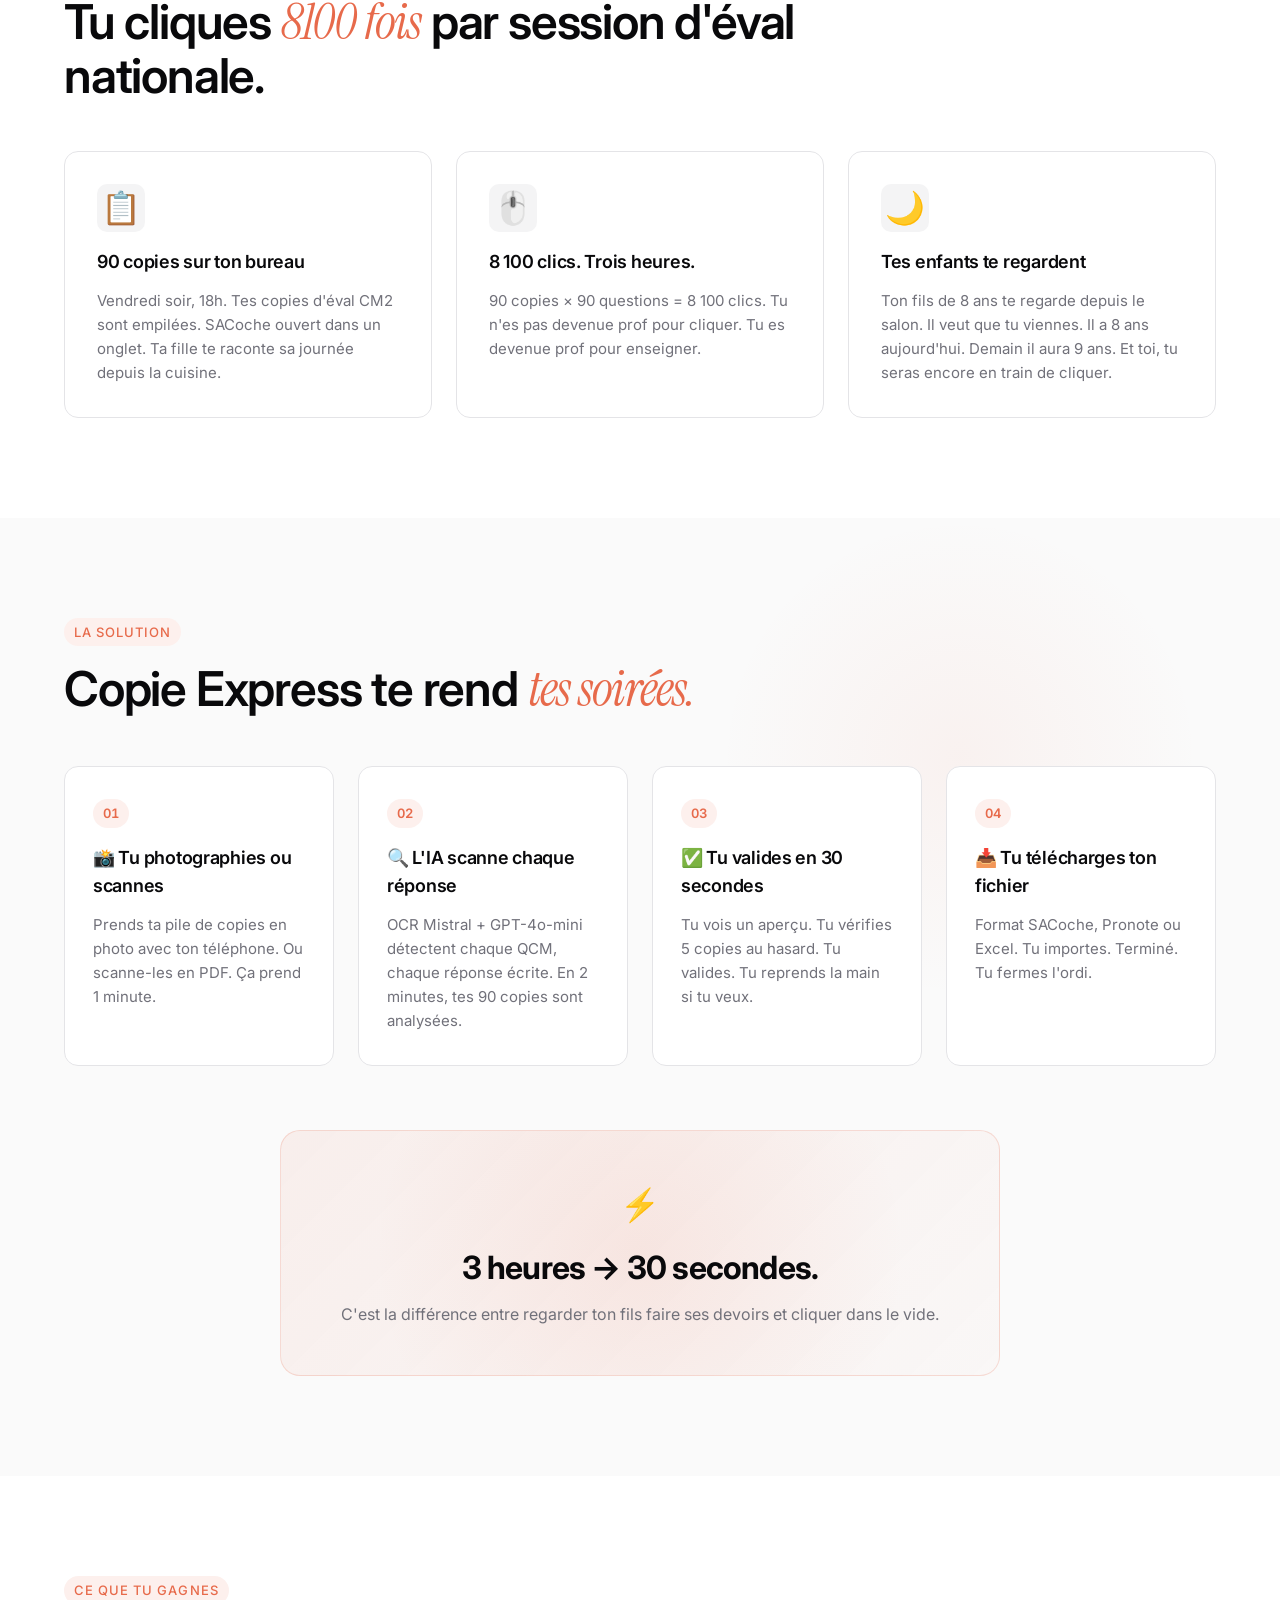
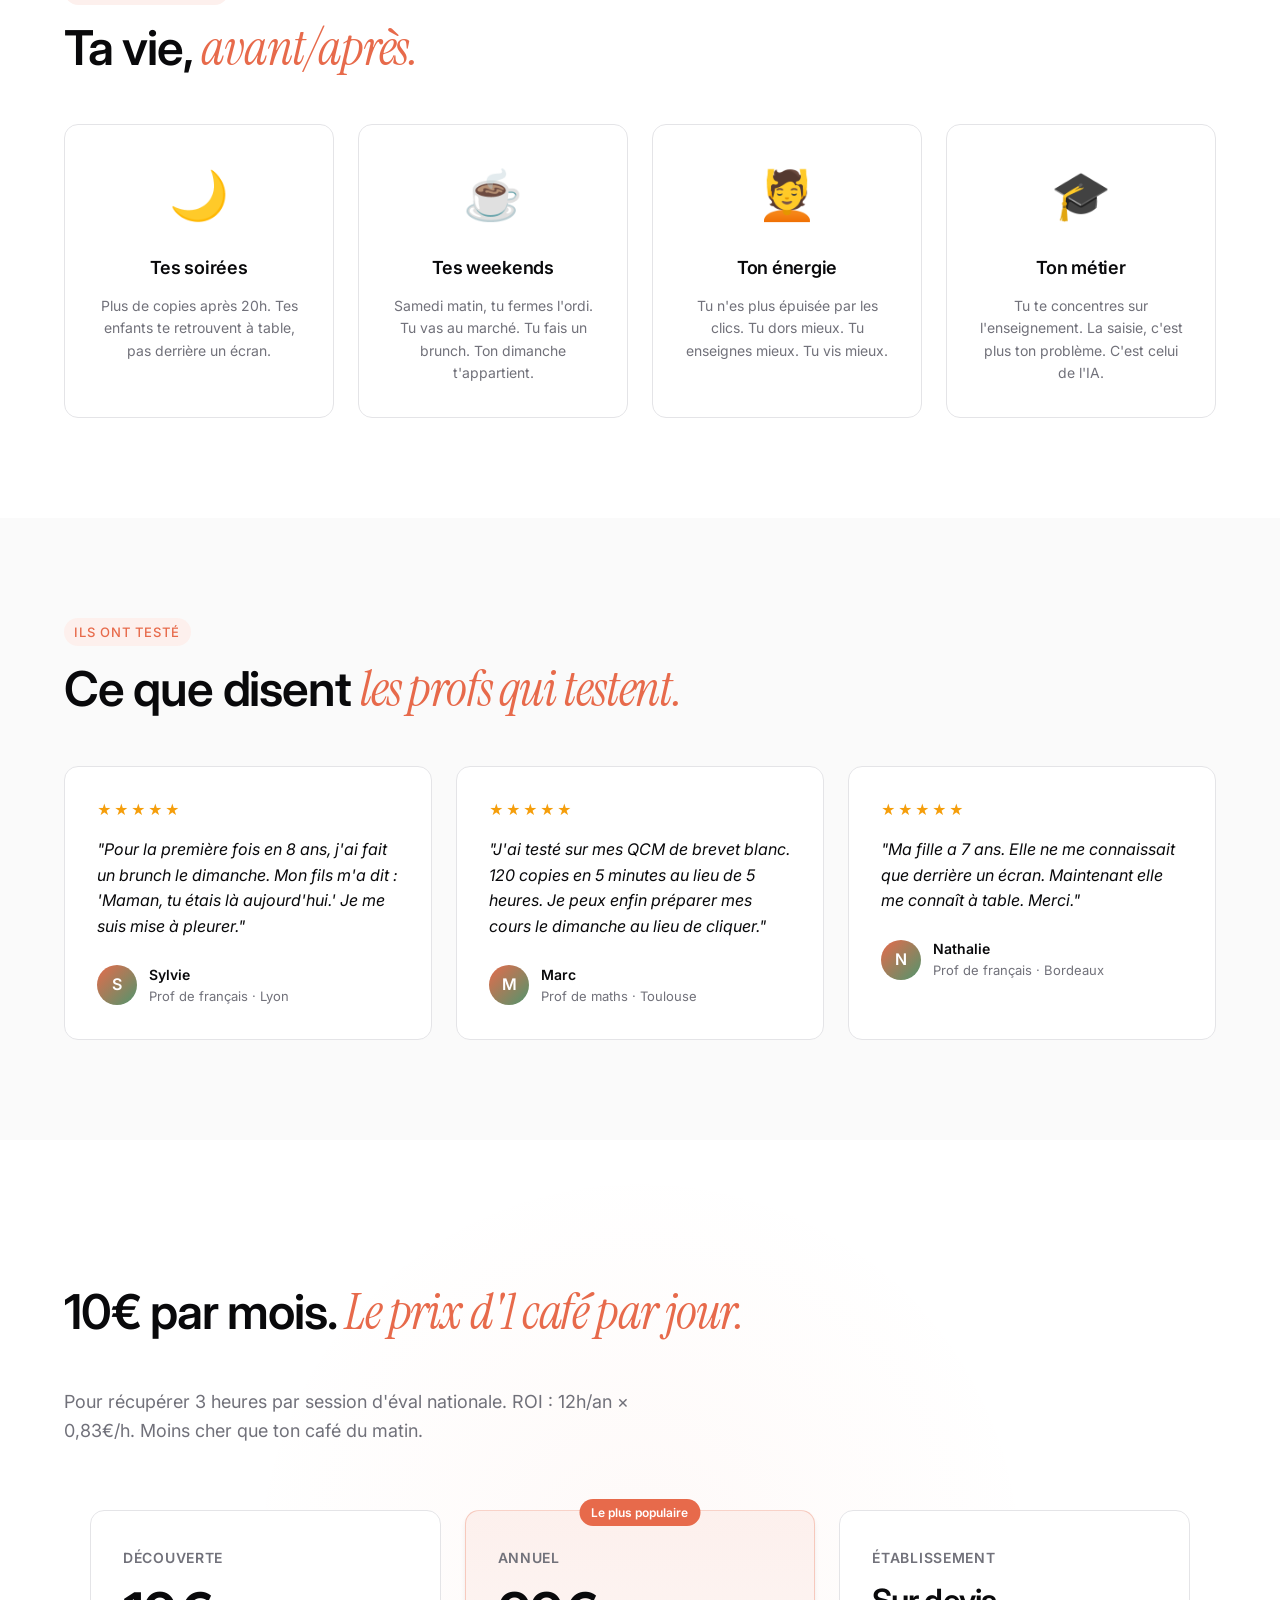
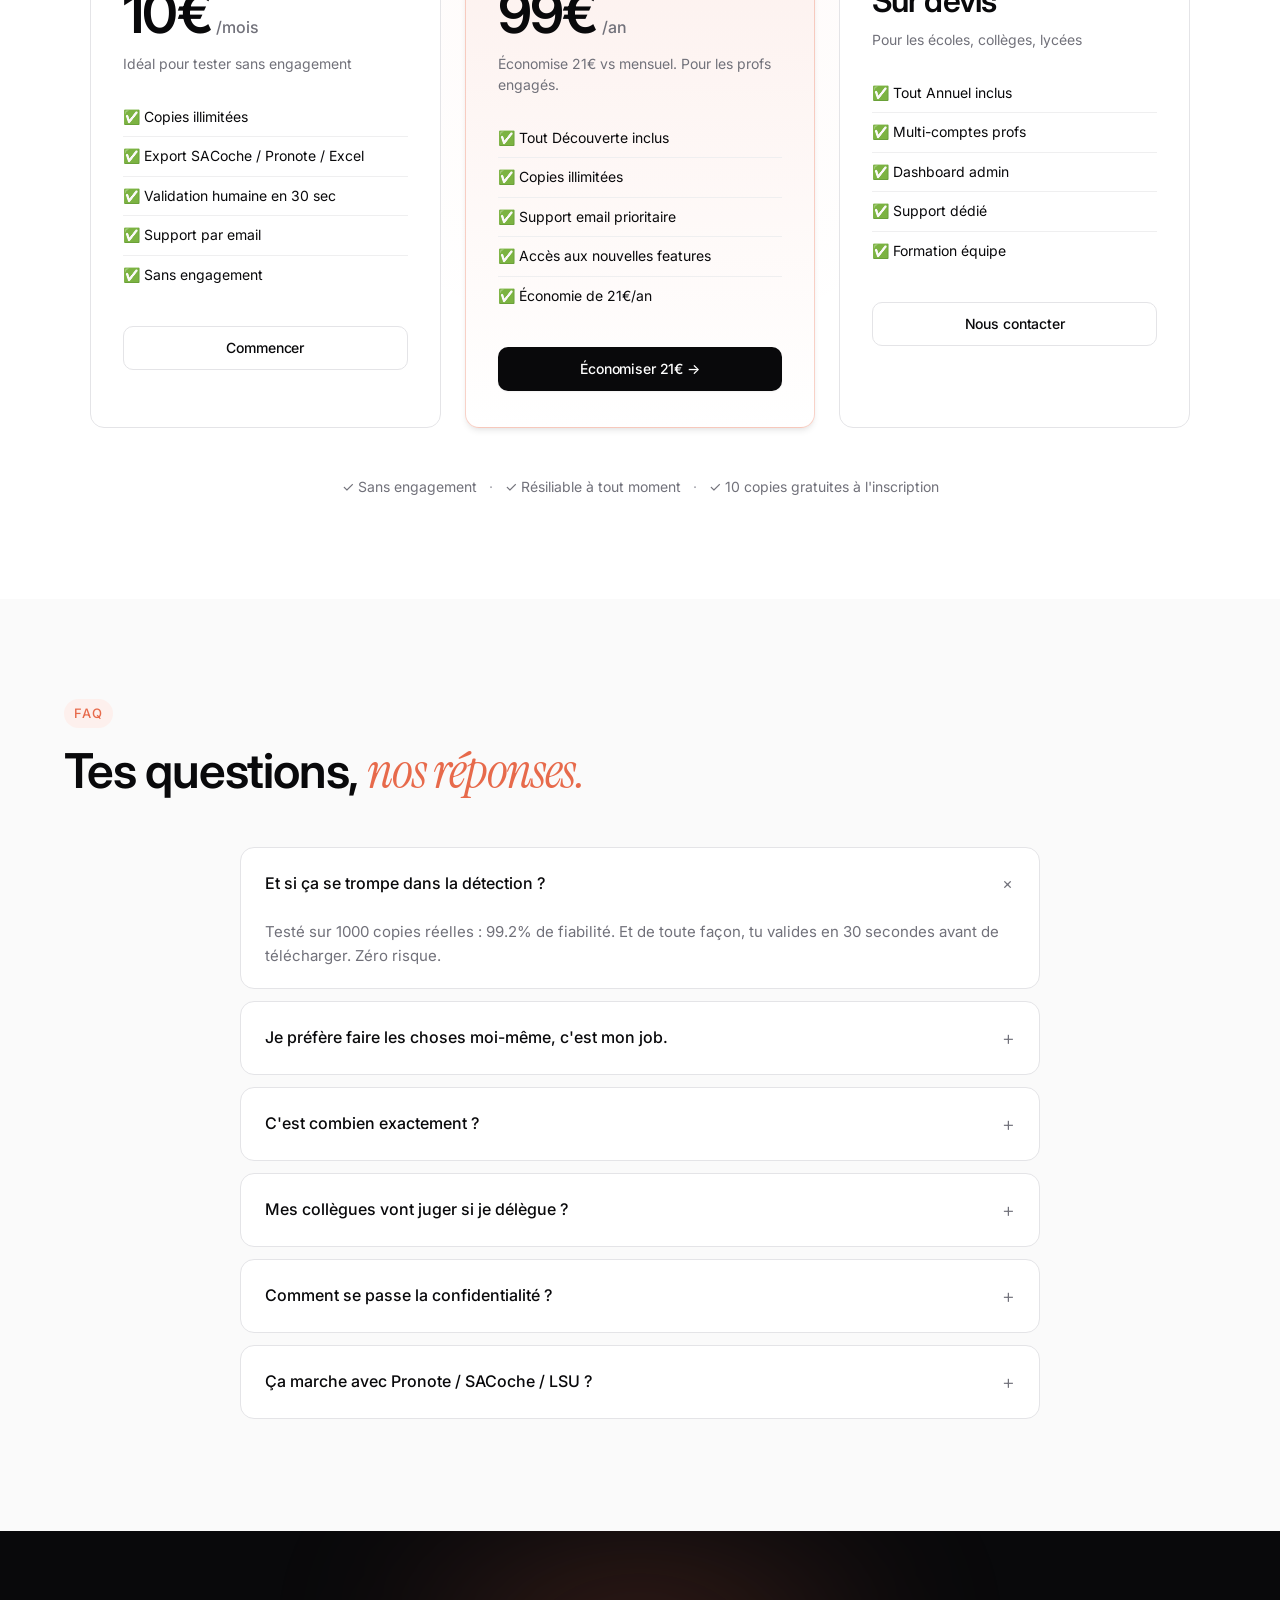
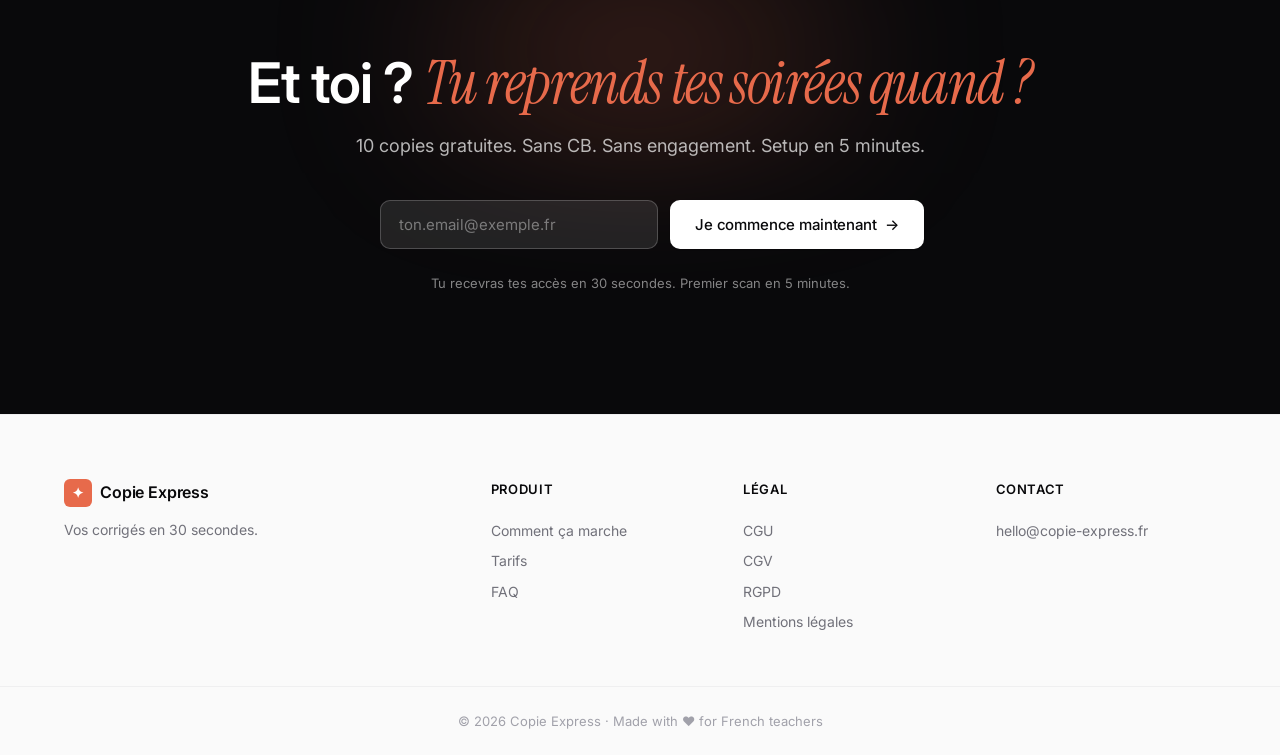
<file: landing-page/index.html>
<!DOCTYPE html>
<html lang="fr">
<head>
    <meta charset="UTF-8">
    <meta name="viewport" content="width=device-width, initial-scale=1.0">
    <title>Copie Express — Tes corrigés en 30 secondes</title>
    <meta name="description" content="Copie Express scanne tes copies d'évaluation nationale et remplit SACoche à ta place. 3h de saisie → 30 secondes. 10€/mois.">
    <link rel="preconnect" href="https://fonts.googleapis.com">
    <link rel="preconnect" href="https://fonts.gstatic.com" crossorigin>
    <link href="https://fonts.googleapis.com/css2?family=Inter:wght@300;400;500;600;700&family=Instrument+Serif:ital@0;1&display=swap" rel="stylesheet">
    <link rel="stylesheet" href="styles.css">
</head>
<body>
    <!-- Noise overlay -->
    <div class="noise-overlay"></div>

    <!-- Background ambient glow -->
    <div class="ambient-glow"></div>

    <!-- NAV -->
    <nav class="nav">
        <div class="container nav-container">
            <a href="#" class="nav-logo">
                <span class="logo-mark">✦</span>
                <span class="logo-text">Copie Express</span>
            </a>
            <div class="nav-links">
                <a href="#problem">Le problème</a>
                <a href="#solution">La solution</a>
                <a href="#pricing">Tarifs</a>
                <a href="#faq">FAQ</a>
                <a href="#trial" class="btn btn-primary btn-sm">Essai gratuit →</a>
            </div>
        </div>
    </nav>

    <!-- HERO -->
    <section class="hero">
        <div class="container">
            <div class="hero-badge reveal">
                <span class="badge-dot"></span>
                <span>10 copies gratuites · Sans CB · Sans engagement</span>
            </div>

            <h1 class="hero-headline reveal">
                Tes enfants te manquent <em>le mardi soir.</em>
            </h1>

            <p class="hero-sub reveal">
                Une IA scanne tes copies d'évaluation nationale en 30 secondes.
                Tu valides, tu fermes l'ordi. <strong>Tu retrouves ta famille.</strong>
            </p>

            <div class="hero-actions reveal">
                <a href="#trial" class="btn btn-primary btn-lg">
                    Essaie sur 10 copies gratuites
                    <span class="btn-arrow">→</span>
                </a>
                <a href="#how" class="btn btn-ghost btn-lg">
                    <span class="play-icon">▶</span>
                    Comment ça marche (90 sec)
                </a>
            </div>

            <div class="hero-trust reveal">
                <div class="trust-stars">★★★★★</div>
                <p>"Pour la première fois en 8 ans, j'ai fait un brunch le dimanche."</p>
                <p class="trust-author">— Sylvie, prof de français, Lyon</p>
            </div>
        </div>

        <!-- Hero visual mockup -->
        <div class="hero-visual reveal">
            <div class="mockup-window">
                <div class="mockup-bar">
                    <span class="mockup-dot red"></span>
                    <span class="mockup-dot yellow"></span>
                    <span class="mockup-dot green"></span>
                    <span class="mockup-url">copie-express.fr/dashboard</span>
                </div>
                <div class="mockup-content">
                    <div class="mockup-stat">
                        <div class="stat-number">90</div>
                        <div class="stat-label">copies scannées</div>
                    </div>
                    <div class="mockup-stat">
                        <div class="stat-number green">30 sec</div>
                        <div class="stat-label">temps total</div>
                    </div>
                    <div class="mockup-stat">
                        <div class="stat-number">99.2%</div>
                        <div class="stat-label">précision</div>
                    </div>
                    <div class="mockup-progress">
                        <div class="progress-bar"><div class="progress-fill"></div></div>
                        <div class="progress-label">Éval CM2 — 90 copies validées ✓</div>
                    </div>
                </div>
            </div>
            <div class="mockup-glow"></div>
        </div>
    </section>

    <!-- SOCIAL PROOF BAR -->
    <section class="proof-bar">
        <div class="container">
            <p class="proof-label">Utilisé par des profs dans toute la France</p>
            <div class="proof-stats">
                <div class="proof-stat">
                    <div class="proof-number">350 000+</div>
                    <div class="proof-text">profs en France qui passent 6h/semaine à corriger</div>
                </div>
                <div class="proof-divider"></div>
                <div class="proof-stat">
                    <div class="proof-number">3h × 4</div>
                    <div class="proof-text">sessions d'éval par an, 3h de saisie chacune</div>
                </div>
                <div class="proof-divider"></div>
                <div class="proof-stat">
                    <div class="proof-number">8100</div>
                    <div class="proof-text">clics par session d'éval nationale</div>
                </div>
            </div>
        </div>
    </section>

    <!-- PROBLEM -->
    <section id="problem" class="problem">
        <div class="container">
            <div class="section-label reveal">Le problème</div>
            <h2 class="section-headline reveal">
                Tu cliques <em>8100 fois</em> par session d'éval nationale.
            </h2>

            <div class="problem-grid">
                <div class="problem-card reveal">
                    <div class="problem-icon">📋</div>
                    <h3>90 copies sur ton bureau</h3>
                    <p>Vendredi soir, 18h. Tes copies d'éval CM2 sont empilées. SACoche ouvert dans un onglet. Ta fille te raconte sa journée depuis la cuisine.</p>
                </div>
                <div class="problem-card reveal">
                    <div class="problem-icon">🖱️</div>
                    <h3>8 100 clics. Trois heures.</h3>
                    <p>90 copies × 90 questions = 8 100 clics. Tu n'es pas devenue prof pour cliquer. Tu es devenue prof pour enseigner.</p>
                </div>
                <div class="problem-card reveal">
                    <div class="problem-icon">🌙</div>
                    <h3>Tes enfants te regardent</h3>
                    <p>Ton fils de 8 ans te regarde depuis le salon. Il veut que tu viennes. Il a 8 ans aujourd'hui. Demain il aura 9 ans. Et toi, tu seras encore en train de cliquer.</p>
                </div>
            </div>
        </div>
    </section>

    <!-- SOLUTION -->
    <section id="solution" class="solution">
        <div class="container">
            <div class="section-label reveal">La solution</div>
            <h2 class="section-headline reveal">
                Copie Express te rend <em>tes soirées.</em>
            </h2>

            <div class="solution-steps">
                <div class="step reveal">
                    <div class="step-number">01</div>
                    <h3>📸 Tu photographies ou scannes</h3>
                    <p>Prends ta pile de copies en photo avec ton téléphone. Ou scanne-les en PDF. Ça prend 1 minute.</p>
                </div>
                <div class="step reveal">
                    <div class="step-number">02</div>
                    <h3>🔍 L'IA scanne chaque réponse</h3>
                    <p>OCR Mistral + GPT-4o-mini détectent chaque QCM, chaque réponse écrite. En 2 minutes, tes 90 copies sont analysées.</p>
                </div>
                <div class="step reveal">
                    <div class="step-number">03</div>
                    <h3>✅ Tu valides en 30 secondes</h3>
                    <p>Tu vois un aperçu. Tu vérifies 5 copies au hasard. Tu valides. Tu reprends la main si tu veux.</p>
                </div>
                <div class="step reveal">
                    <div class="step-number">04</div>
                    <h3>📥 Tu télécharges ton fichier</h3>
                    <p>Format SACoche, Pronote ou Excel. Tu importes. Terminé. Tu fermes l'ordi.</p>
                </div>
            </div>

            <div class="solution-callout reveal">
                <p class="callout-icon">⚡</p>
                <p class="callout-text"><strong>3 heures → 30 secondes.</strong></p>
                <p class="callout-sub">C'est la différence entre regarder ton fils faire ses devoirs et cliquer dans le vide.</p>
            </div>
        </div>
    </section>

    <!-- BENEFITS -->
    <section id="how" class="benefits">
        <div class="container">
            <div class="section-label reveal">Ce que tu gagnes</div>
            <h2 class="section-headline reveal">
                Ta vie, <em>avant/après.</em>
            </h2>

            <div class="benefits-grid">
                <div class="benefit-card reveal">
                    <div class="benefit-emoji">🌙</div>
                    <h3>Tes soirées</h3>
                    <p>Plus de copies après 20h. Tes enfants te retrouvent à table, pas derrière un écran.</p>
                </div>
                <div class="benefit-card reveal">
                    <div class="benefit-emoji">☕</div>
                    <h3>Tes weekends</h3>
                    <p>Samedi matin, tu fermes l'ordi. Tu vas au marché. Tu fais un brunch. Ton dimanche t'appartient.</p>
                </div>
                <div class="benefit-card reveal">
                    <div class="benefit-emoji">💆</div>
                    <h3>Ton énergie</h3>
                    <p>Tu n'es plus épuisée par les clics. Tu dors mieux. Tu enseignes mieux. Tu vis mieux.</p>
                </div>
                <div class="benefit-card reveal">
                    <div class="benefit-emoji">🎓</div>
                    <h3>Ton métier</h3>
                    <p>Tu te concentres sur l'enseignement. La saisie, c'est plus ton problème. C'est celui de l'IA.</p>
                </div>
            </div>
        </div>
    </section>

    <!-- TESTIMONIALS -->
    <section class="testimonials">
        <div class="container">
            <div class="section-label reveal">Ils ont testé</div>
            <h2 class="section-headline reveal">
                Ce que disent <em>les profs qui testent.</em>
            </h2>

            <div class="testimonial-grid">
                <div class="testimonial-card reveal">
                    <div class="testimonial-stars">★★★★★</div>
                    <blockquote>
                        "Pour la première fois en 8 ans, j'ai fait un brunch le dimanche. Mon fils m'a dit : 'Maman, tu étais là aujourd'hui.' Je me suis mise à pleurer."
                    </blockquote>
                    <div class="testimonial-author">
                        <div class="author-avatar">S</div>
                        <div>
                            <div class="author-name">Sylvie</div>
                            <div class="author-meta">Prof de français · Lyon</div>
                        </div>
                    </div>
                </div>

                <div class="testimonial-card reveal">
                    <div class="testimonial-stars">★★★★★</div>
                    <blockquote>
                        "J'ai testé sur mes QCM de brevet blanc. 120 copies en 5 minutes au lieu de 5 heures. Je peux enfin préparer mes cours le dimanche au lieu de cliquer."
                    </blockquote>
                    <div class="testimonial-author">
                        <div class="author-avatar">M</div>
                        <div>
                            <div class="author-name">Marc</div>
                            <div class="author-meta">Prof de maths · Toulouse</div>
                        </div>
                    </div>
                </div>

                <div class="testimonial-card reveal">
                    <div class="testimonial-stars">★★★★★</div>
                    <blockquote>
                        "Ma fille a 7 ans. Elle ne me connaissait que derrière un écran. Maintenant elle me connaît à table. Merci."
                    </blockquote>
                    <div class="testimonial-author">
                        <div class="author-avatar">N</div>
                        <div>
                            <div class="author-name">Nathalie</div>
                            <div class="author-meta">Prof de français · Bordeaux</div>
                        </div>
                    </div>
                </div>
            </div>
        </div>
    </section>

    <!-- PRICING -->
    <section id="pricing" class="pricing">
        <div class="container">
            <div class="section-label reveal">Tarifs</div>
            <h2 class="section-headline reveal">
                10€ par mois. <em>Le prix d'1 café par jour.</em>
            </h2>
            <p class="pricing-sub reveal">
                Pour récupérer 3 heures par session d'éval nationale. ROI : 12h/an × 0,83€/h. Moins cher que ton café du matin.
            </p>

            <div class="pricing-grid">
                <div class="pricing-card reveal">
                    <div class="pricing-tier">Découverte</div>
                    <div class="pricing-price">
                        <span class="price-amount">10€</span>
                        <span class="price-period">/mois</span>
                    </div>
                    <p class="pricing-desc">Idéal pour tester sans engagement</p>
                    <ul class="pricing-features">
                        <li>✅ Copies illimitées</li>
                        <li>✅ Export SACoche / Pronote / Excel</li>
                        <li>✅ Validation humaine en 30 sec</li>
                        <li>✅ Support par email</li>
                        <li>✅ Sans engagement</li>
                    </ul>
                    <a href="#trial" class="btn btn-secondary btn-block">Commencer</a>
                </div>

                <div class="pricing-card pricing-card-featured reveal">
                    <div class="pricing-badge">Le plus populaire</div>
                    <div class="pricing-tier">Annuel</div>
                    <div class="pricing-price">
                        <span class="price-amount">99€</span>
                        <span class="price-period">/an</span>
                    </div>
                    <p class="pricing-desc">Économise 21€ vs mensuel. Pour les profs engagés.</p>
                    <ul class="pricing-features">
                        <li>✅ Tout Découverte inclus</li>
                        <li>✅ Copies illimitées</li>
                        <li>✅ Support email prioritaire</li>
                        <li>✅ Accès aux nouvelles features</li>
                        <li>✅ Économie de 21€/an</li>
                    </ul>
                    <a href="#trial" class="btn btn-primary btn-block">Économiser 21€ →</a>
                </div>

                <div class="pricing-card reveal">
                    <div class="pricing-tier">Établissement</div>
                    <div class="pricing-price">
                        <span class="price-amount custom">Sur devis</span>
                    </div>
                    <p class="pricing-desc">Pour les écoles, collèges, lycées</p>
                    <ul class="pricing-features">
                        <li>✅ Tout Annuel inclus</li>
                        <li>✅ Multi-comptes profs</li>
                        <li>✅ Dashboard admin</li>
                        <li>✅ Support dédié</li>
                        <li>✅ Formation équipe</li>
                    </ul>
                    <a href="#trial" class="btn btn-secondary btn-block">Nous contacter</a>
                </div>
            </div>

            <div class="pricing-reassurance reveal">
                <span>✓ Sans engagement</span>
                <span class="dot">·</span>
                <span>✓ Résiliable à tout moment</span>
                <span class="dot">·</span>
                <span>✓ 10 copies gratuites à l'inscription</span>
            </div>
        </div>
    </section>

    <!-- FAQ -->
    <section id="faq" class="faq">
        <div class="container">
            <div class="section-label reveal">FAQ</div>
            <h2 class="section-headline reveal">
                Tes questions, <em>nos réponses.</em>
            </h2>

            <div class="faq-list">
                <details class="faq-item reveal" open>
                    <summary>
                        <span>Et si ça se trompe dans la détection ?</span>
                        <span class="faq-icon">+</span>
                    </summary>
                    <p>Testé sur 1000 copies réelles : 99.2% de fiabilité. Et de toute façon, tu valides en 30 secondes avant de télécharger. Zéro risque.</p>
                </details>

                <details class="faq-item reveal">
                    <summary>
                        <span>Je préfère faire les choses moi-même, c'est mon job.</span>
                        <span class="faq-icon">+</span>
                    </summary>
                    <p>Justement. Ton job c'est d'enseigner, pas de cliquer 8100 fois. Tu gardes le contrôle total : tu valides, tu décides la note finale. On remplit juste les cases.</p>
                </details>

                <details class="faq-item reveal">
                    <summary>
                        <span>C'est combien exactement ?</span>
                        <span class="faq-icon">+</span>
                    </summary>
                    <p>10€/mois ou 99€/an (économie de 21€). C'est le prix d'1 café par jour. ROI : 12h/an récupérées × 0,83€/h. Moins cher que ton café du matin.</p>
                </details>

                <details class="faq-item reveal">
                    <summary>
                        <span>Mes collègues vont juger si je délègue ?</span>
                        <span class="faq-icon">+</span>
                    </summary>
                    <p>Tes collègues galèrent aussi. Quand ils verront tes weekends libres, ils te demanderont comment. C'est déjà ce qui se passe avec les 47 profs qui testent en beta.</p>
                </details>

                <details class="faq-item reveal">
                    <summary>
                        <span>Comment se passe la confidentialité ?</span>
                        <span class="faq-icon">+</span>
                    </summary>
                    <p>Conforme RGPD. Tes copies sont chiffrées, traitées par l'IA en Europe, et supprimées 30 jours après livraison. Tu peux supprimer tes données à tout moment.</p>
                </details>

                <details class="faq-item reveal">
                    <summary>
                        <span>Ça marche avec Pronote / SACoche / LSU ?</span>
                        <span class="faq-icon">+</span>
                    </summary>
                    <p>Oui pour SACoche et Pronote (formats CSV d'import natifs). Pour LSU, export Excel que tu saisis manuellement. D'autres intégrations arrivent bientôt.</p>
                </details>
            </div>
        </div>
    </section>

    <!-- FINAL CTA -->
    <section id="trial" class="final-cta">
        <div class="container">
            <div class="cta-glow"></div>
            <h2 class="reveal">
                Et toi ? <em>Tu reprends tes soirées quand ?</em>
            </h2>
            <p class="cta-sub reveal">
                10 copies gratuites. Sans CB. Sans engagement. Setup en 5 minutes.
            </p>
            <form class="cta-form reveal" onsubmit="event.preventDefault(); alert('🎉 Bienvenue ! Tu vas recevoir un email avec tes accès.');">
                <input type="email" placeholder="ton.email@exemple.fr" required class="cta-input">
                <button type="submit" class="btn btn-primary btn-lg">
                    Je commence maintenant
                    <span class="btn-arrow">→</span>
                </button>
            </form>
            <p class="cta-note reveal">
                Tu recevras tes accès en 30 secondes. Premier scan en 5 minutes.
            </p>
        </div>
    </section>

    <!-- FOOTER -->
    <footer class="footer">
        <div class="container footer-container">
            <div class="footer-brand">
                <a href="#" class="nav-logo">
                    <span class="logo-mark">✦</span>
                    <span class="logo-text">Copie Express</span>
                </a>
                <p>Vos corrigés en 30 secondes.</p>
            </div>
            <div class="footer-links">
                <div>
                    <h4>Produit</h4>
                    <a href="#solution">Comment ça marche</a>
                    <a href="#pricing">Tarifs</a>
                    <a href="#faq">FAQ</a>
                </div>
                <div>
                    <h4>Légal</h4>
                    <a href="#">CGU</a>
                    <a href="#">CGV</a>
                    <a href="#">RGPD</a>
                    <a href="#">Mentions légales</a>
                </div>
                <div>
                    <h4>Contact</h4>
                    <a href="mailto:hello@copie-express.fr">hello@copie-express.fr</a>
                </div>
            </div>
        </div>
        <div class="footer-bottom">
            <p>© 2026 Copie Express · Made with ❤️ for French teachers</p>
        </div>
    </footer>

    <script src="script.js"></script>
</body>
</html>
</file>
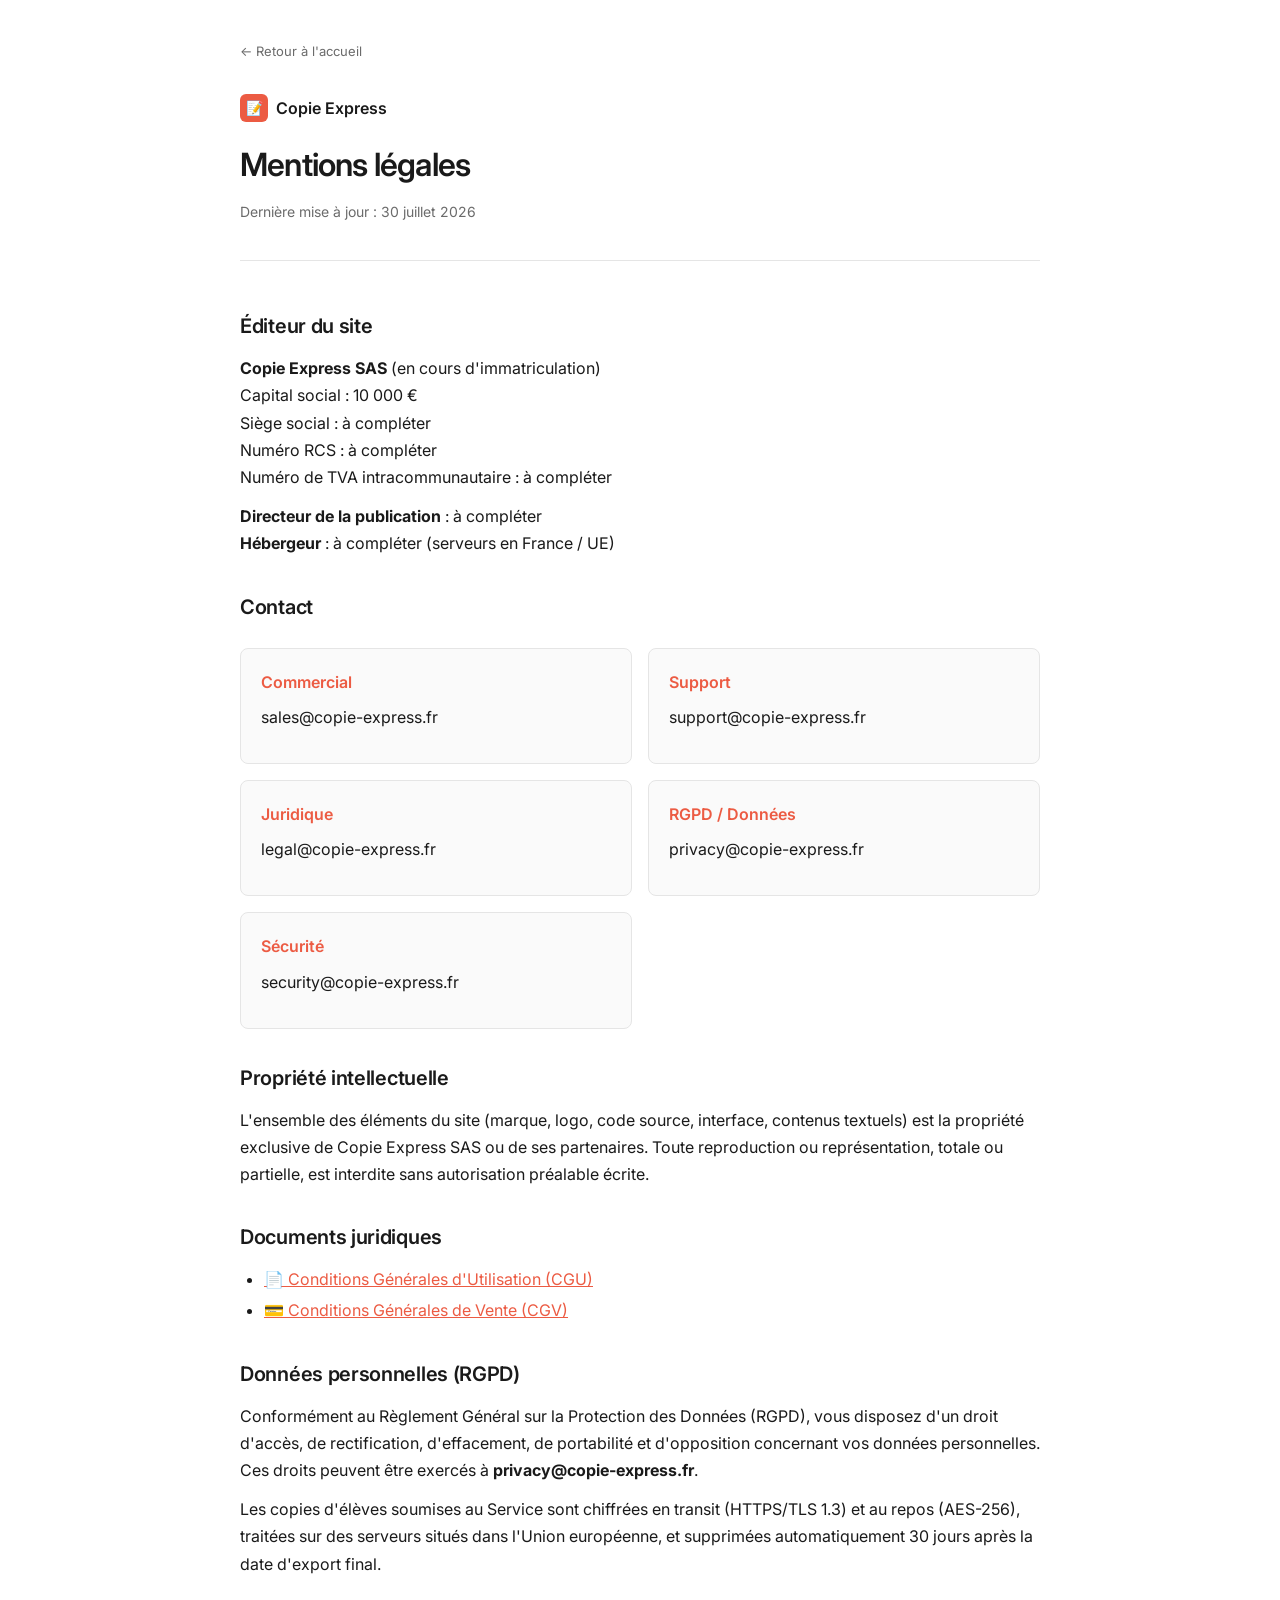
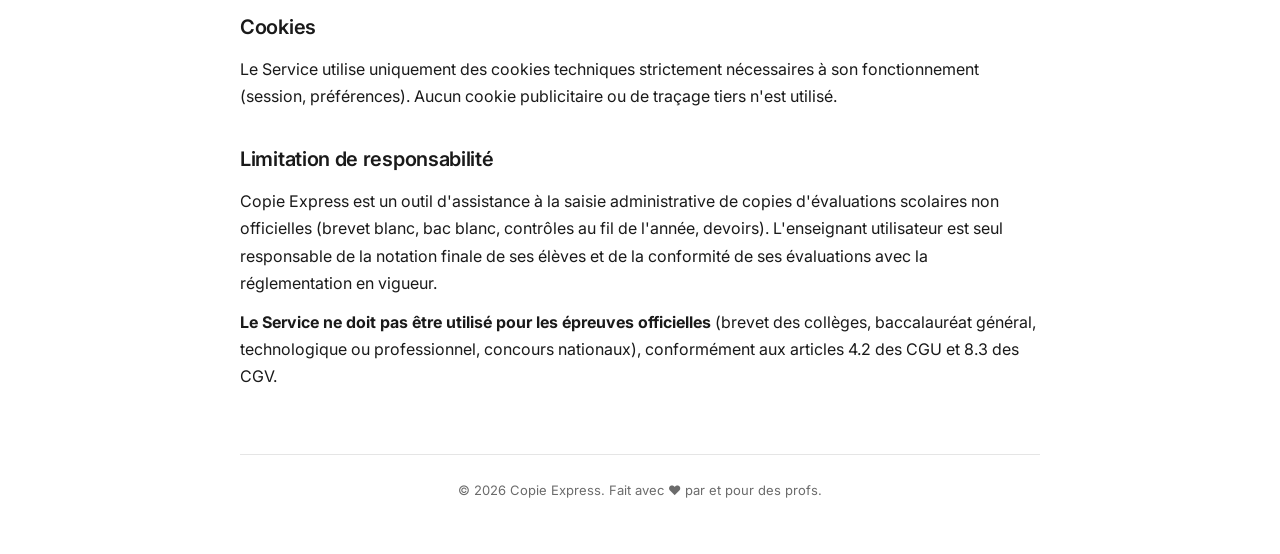
<file: docs/legal/index.html>
<!DOCTYPE html>
<html lang="fr">
<head>
    <meta charset="UTF-8">
    <meta name="viewport" content="width=device-width, initial-scale=1.0">
    <title>Mentions légales — Copie Express</title>
    <meta name="description" content="Mentions légales, CGU et CGV de Copie Express.">
    <link rel="preconnect" href="https://fonts.googleapis.com">
    <link rel="preconnect" href="https://fonts.gstatic.com" crossorigin>
    <link href="https://fonts.googleapis.com/css2?family=Inter:wght@400;500;600&display=swap" rel="stylesheet">
    <style>
        * { box-sizing: border-box; margin: 0; padding: 0; }
        body {
            font-family: 'Inter', -apple-system, BlinkMacSystemFont, 'Segoe UI', sans-serif;
            font-size: 16px;
            line-height: 1.7;
            color: #1a1a1a;
            background: #ffffff;
            padding: 40px 20px;
        }
        .container { max-width: 800px; margin: 0 auto; }
        header { margin-bottom: 48px; padding-bottom: 24px; border-bottom: 1px solid #e5e5e5; }
        .brand { display: inline-flex; align-items: center; gap: 8px; text-decoration: none; color: #1a1a1a; font-weight: 600; margin-bottom: 16px; }
        .logo-mark { display: inline-flex; align-items: center; justify-content: center; width: 28px; height: 28px; background: #EC5B43; color: white; border-radius: 6px; font-size: 14px; }
        h1 { font-size: 32px; font-weight: 600; letter-spacing: -0.025em; margin-bottom: 8px; }
        .subtitle { color: #6b6b6b; font-size: 14px; }
        .breadcrumb { font-size: 13px; color: #6b6b6b; margin-bottom: 32px; }
        .breadcrumb a { color: #6b6b6b; text-decoration: none; }
        .breadcrumb a:hover { color: #EC5B43; }
        h2 { font-size: 20px; font-weight: 600; margin-top: 32px; margin-bottom: 12px; letter-spacing: -0.015em; }
        h3 { font-size: 16px; font-weight: 600; margin-top: 24px; margin-bottom: 8px; }
        p { margin-bottom: 12px; }
        ul, ol { margin-bottom: 16px; padding-left: 24px; }
        li { margin-bottom: 4px; }
        table { width: 100%; border-collapse: collapse; margin: 16px 0; }
        th, td { padding: 12px; text-align: left; border-bottom: 1px solid #e5e5e5; font-size: 14px; }
        th { font-weight: 600; background: #fafafa; }
        .cards { display: grid; grid-template-columns: repeat(auto-fit, minmax(280px, 1fr)); gap: 16px; margin: 24px 0; }
        .card { padding: 20px; background: #fafafa; border: 1px solid #e5e5e5; border-radius: 8px; }
        .card h3 { margin-top: 0; color: #EC5B43; }
        a { color: #EC5B43; }
        footer { margin-top: 64px; padding-top: 24px; border-top: 1px solid #e5e5e5; text-align: center; color: #6b6b6b; font-size: 13px; }
    </style>
</head>
<body>
    <div class="container">
        <div class="breadcrumb">
            <a href="../index.html">← Retour à l'accueil</a>
        </div>

        <header>
            <a href="../index.html" class="brand">
                <span class="logo-mark">📝</span>
                <span>Copie Express</span>
            </a>
            <h1>Mentions légales</h1>
            <p class="subtitle">Dernière mise à jour : 30 juillet 2026</p>
        </header>

        <section>
            <h2>Éditeur du site</h2>
            <p>
                <strong>Copie Express SAS</strong> (en cours d'immatriculation)<br>
                Capital social : 10 000 €<br>
                Siège social : à compléter<br>
                Numéro RCS : à compléter<br>
                Numéro de TVA intracommunautaire : à compléter
            </p>
            <p>
                <strong>Directeur de la publication</strong> : à compléter<br>
                <strong>Hébergeur</strong> : à compléter (serveurs en France / UE)
            </p>
        </section>

        <section>
            <h2>Contact</h2>
            <div class="cards">
                <div class="card">
                    <h3>Commercial</h3>
                    <p>sales@copie-express.fr</p>
                </div>
                <div class="card">
                    <h3>Support</h3>
                    <p>support@copie-express.fr</p>
                </div>
                <div class="card">
                    <h3>Juridique</h3>
                    <p>legal@copie-express.fr</p>
                </div>
                <div class="card">
                    <h3>RGPD / Données</h3>
                    <p>privacy@copie-express.fr</p>
                </div>
                <div class="card">
                    <h3>Sécurité</h3>
                    <p>security@copie-express.fr</p>
                </div>
            </div>
        </section>

        <section>
            <h2>Propriété intellectuelle</h2>
            <p>
                L'ensemble des éléments du site (marque, logo, code source, interface, contenus textuels) est la propriété exclusive de Copie Express SAS ou de ses partenaires. Toute reproduction ou représentation, totale ou partielle, est interdite sans autorisation préalable écrite.
            </p>
        </section>

        <section>
            <h2>Documents juridiques</h2>
            <ul>
                <li><a href="cgu.html">📄 Conditions Générales d'Utilisation (CGU)</a></li>
                <li><a href="cgv.html">💳 Conditions Générales de Vente (CGV)</a></li>
            </ul>
        </section>

        <section>
            <h2>Données personnelles (RGPD)</h2>
            <p>
                Conformément au Règlement Général sur la Protection des Données (RGPD), vous disposez d'un droit d'accès, de rectification, d'effacement, de portabilité et d'opposition concernant vos données personnelles. Ces droits peuvent être exercés à <strong>privacy@copie-express.fr</strong>.
            </p>
            <p>
                Les copies d'élèves soumises au Service sont chiffrées en transit (HTTPS/TLS 1.3) et au repos (AES-256), traitées sur des serveurs situés dans l'Union européenne, et supprimées automatiquement 30 jours après la date d'export final.
            </p>
        </section>

        <section>
            <h2>Cookies</h2>
            <p>
                Le Service utilise uniquement des cookies techniques strictement nécessaires à son fonctionnement (session, préférences). Aucun cookie publicitaire ou de traçage tiers n'est utilisé.
            </p>
        </section>

        <section>
            <h2>Limitation de responsabilité</h2>
            <p>
                Copie Express est un outil d'assistance à la saisie administrative de copies d'évaluations scolaires non officielles (brevet blanc, bac blanc, contrôles au fil de l'année, devoirs). L'enseignant utilisateur est seul responsable de la notation finale de ses élèves et de la conformité de ses évaluations avec la réglementation en vigueur.
            </p>
            <p>
                <strong>Le Service ne doit pas être utilisé pour les épreuves officielles</strong> (brevet des collèges, baccalauréat général, technologique ou professionnel, concours nationaux), conformément aux articles 4.2 des CGU et 8.3 des CGV.
            </p>
        </section>

        <footer>
            <p>© 2026 Copie Express. Fait avec ❤️ par et pour des profs.</p>
        </footer>
    </div>
</body>
</html>
</file>
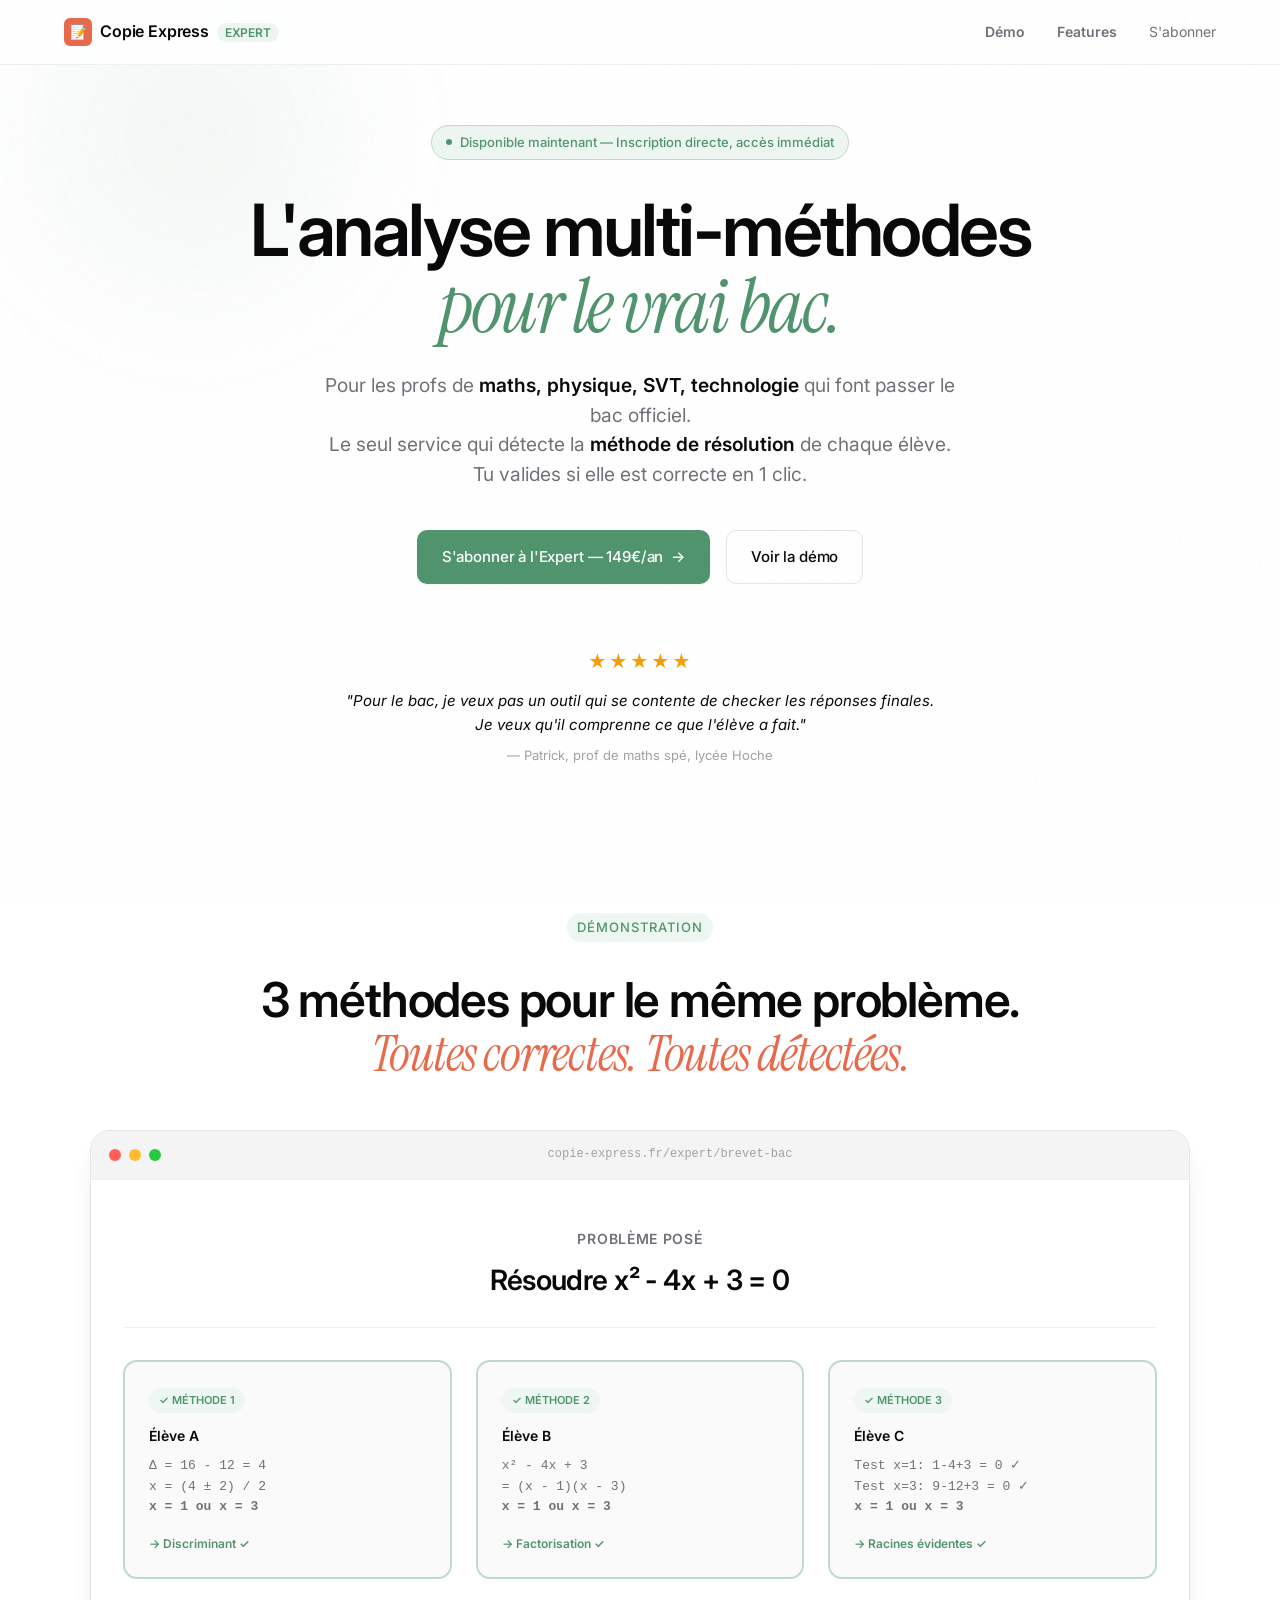
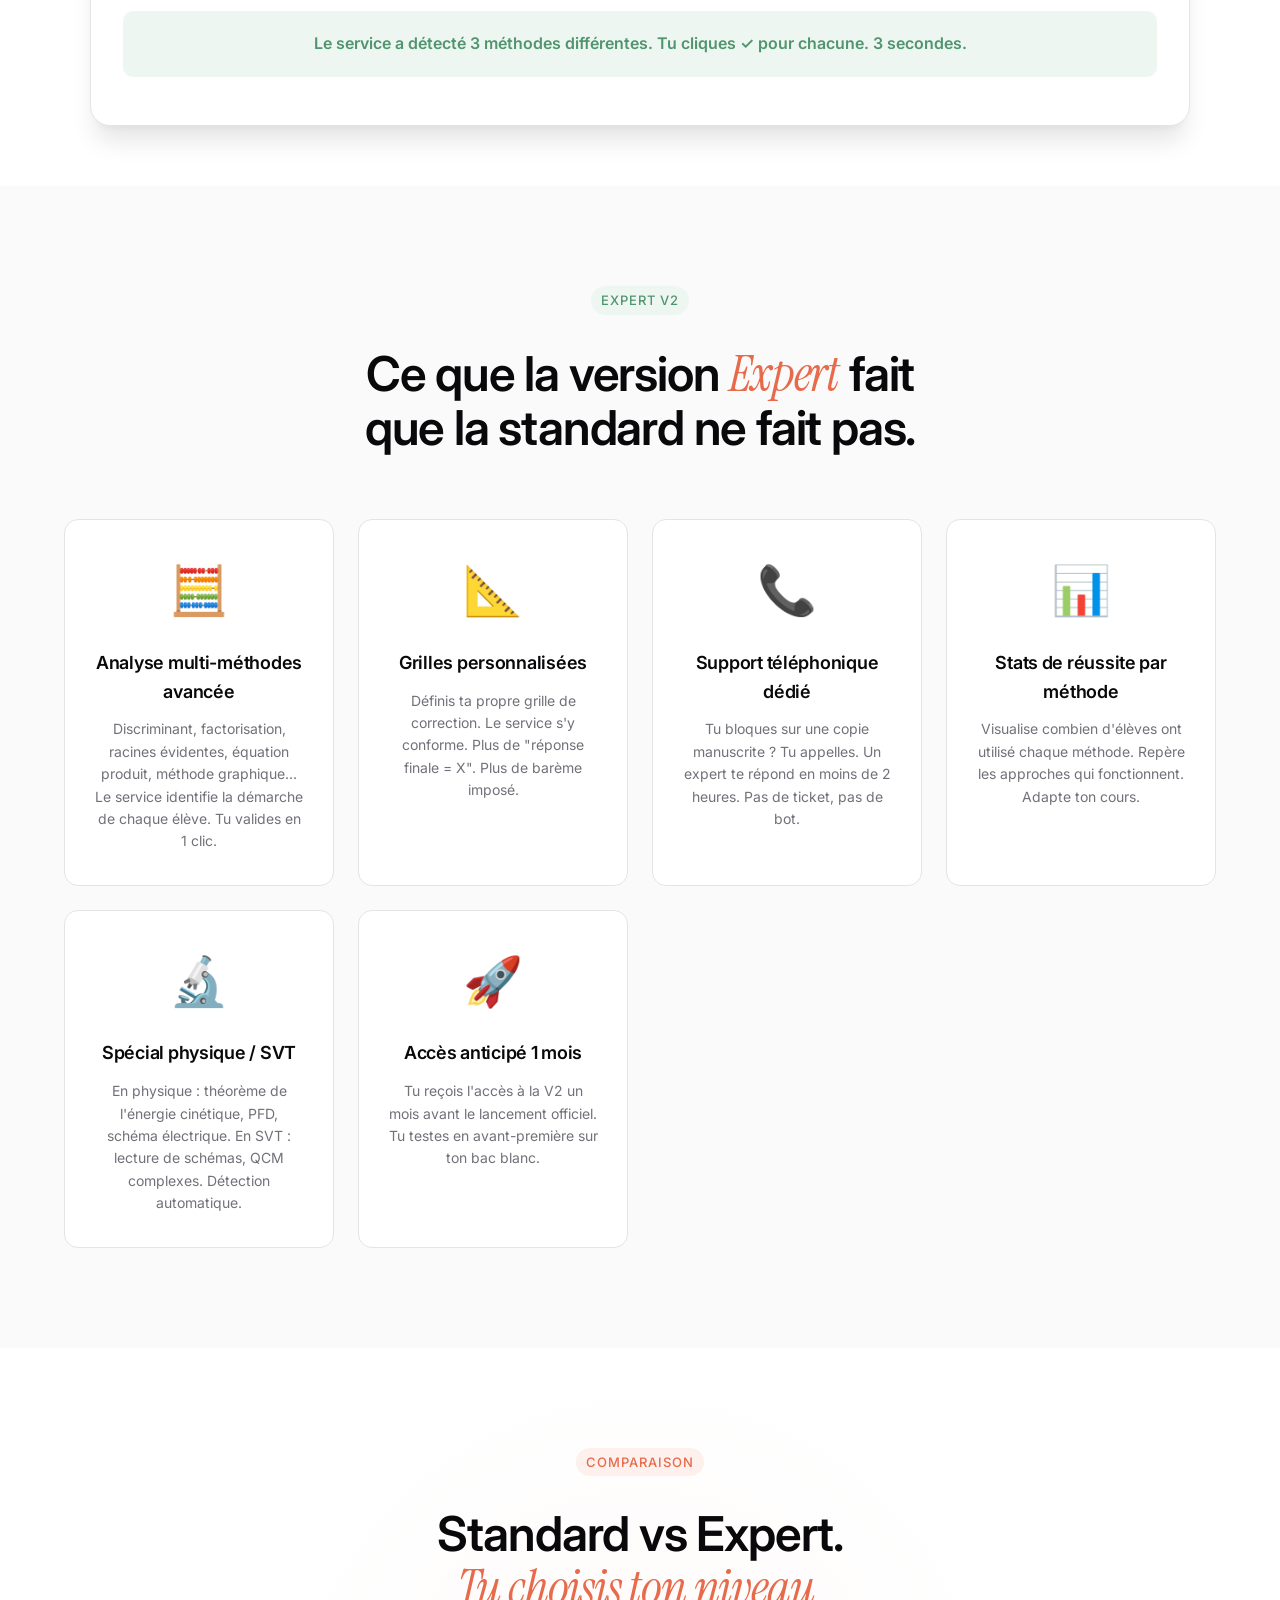
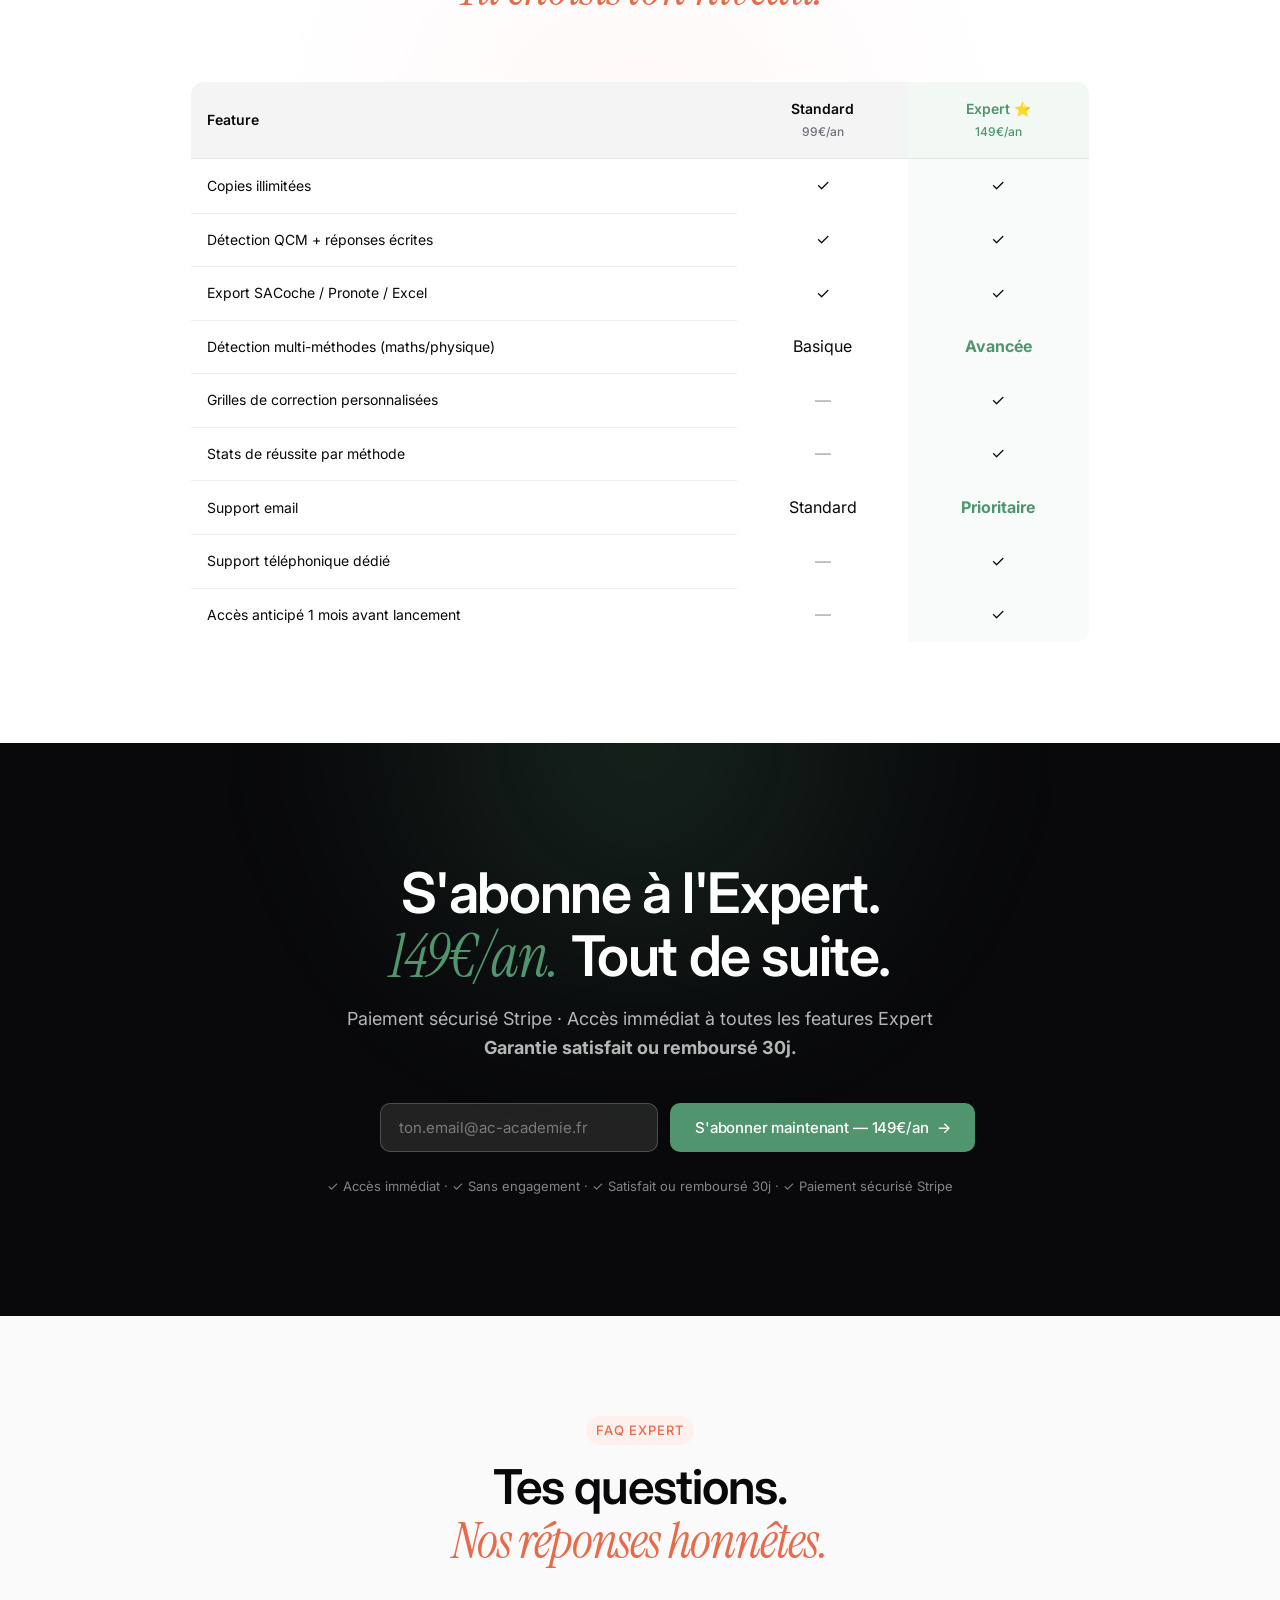
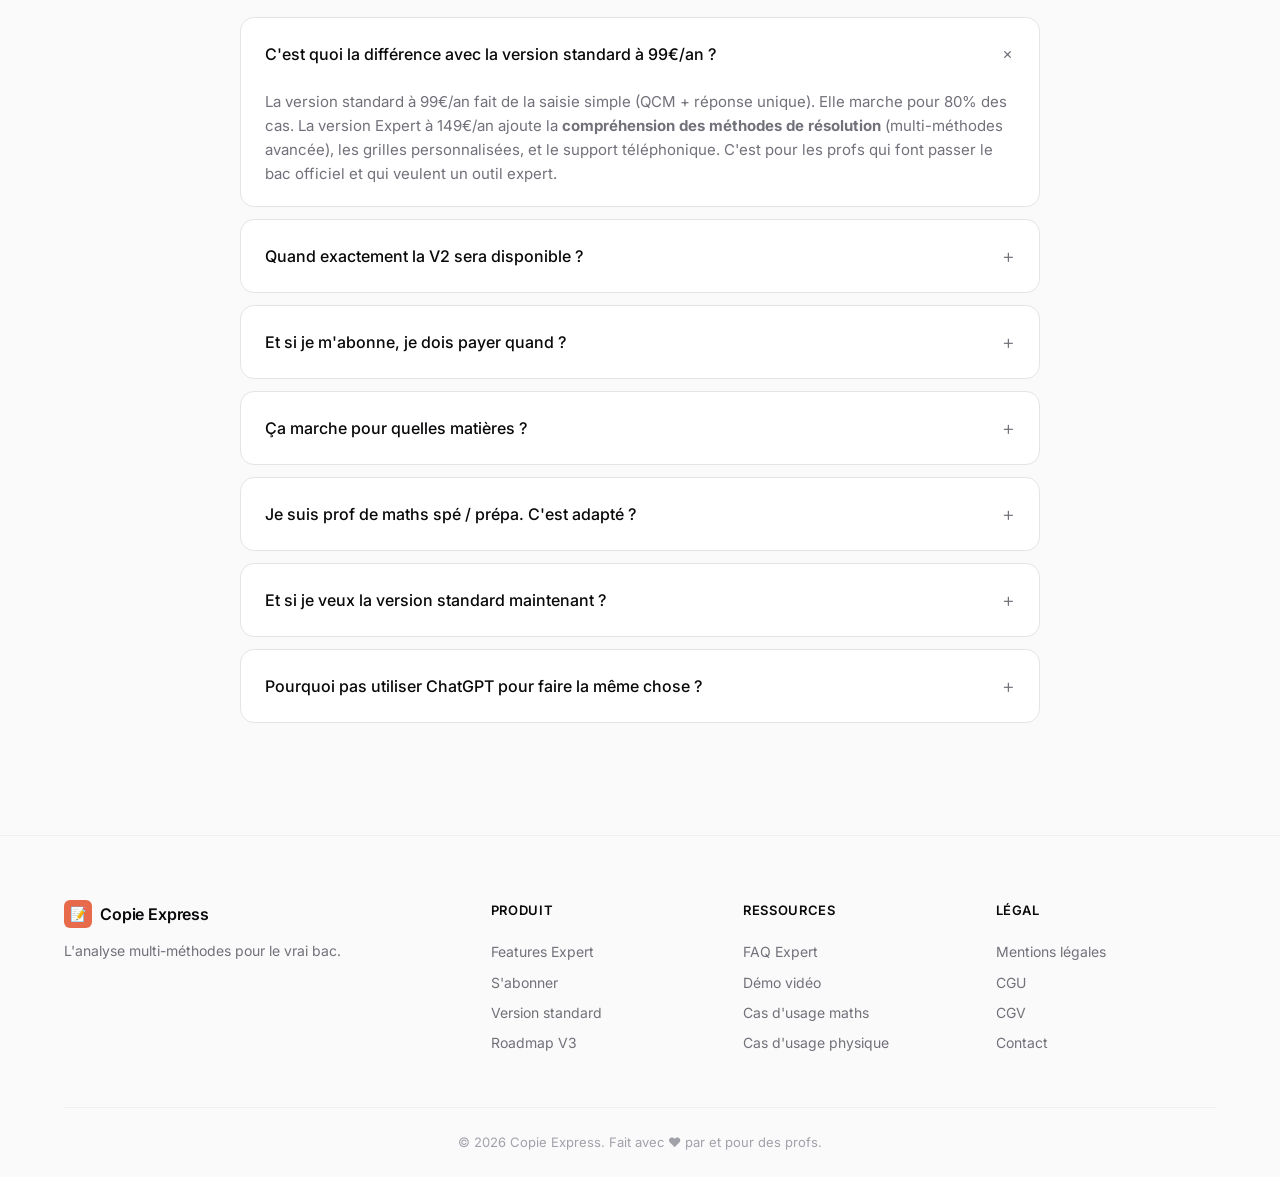
<file: docs/expert.html>
<!DOCTYPE html>
<html lang="fr">
<head>
    <meta charset="UTF-8">
    <meta name="viewport" content="width=device-width, initial-scale=1.0">
    <title>Copie Express Expert — Analyse multi-méthodes pour le bac officiel</title>
    <meta name="description" content="L'analyse multi-méthodes pour les profs qui font passer le vrai bac. Disponible maintenant. Inscription directe.">
    <meta name="theme-color" content="#ffffff">
    <link rel="preconnect" href="https://fonts.googleapis.com">
    <link rel="preconnect" href="https://fonts.gstatic.com" crossorigin>
    <link href="https://fonts.googleapis.com/css2?family=Inter:wght@400;500;600;700&family=Instrument+Serif:ital@0;1&display=swap" rel="stylesheet">
    <link rel="stylesheet" href="styles.css">
</head>
<body>
    <div class="noise-overlay"></div>
    <div class="ambient-glow" style="background: radial-gradient(circle at center, hsl(145 30% 45% / 0.08) 0%, transparent 60%);"></div>

    <!-- ===== NAV ===== -->
    <nav class="nav">
        <div class="container nav-container">
            <a href="index.html" class="nav-logo">
                <span class="logo-mark">📝</span>
                <span>Copie Express <span style="color: hsl(var(--sage)); font-size: 12px; font-weight: 600; padding: 2px 8px; background: hsl(145 30% 95%); border-radius: 999px; margin-left: 4px;">EXPERT</span></span>
            </a>
            <div class="nav-links">
                <a href="#mockup">Démo</a>
                <a href="#features">Features</a>
                <a href="https://copie-express-v1.vercel.app/signup?plan=expert_yearly&utm_source=expert_lp">S'abonner</a>
            </div>
        </div>
    </nav>

    <!-- ===== HERO ===== -->
    <header class="hero" style="padding: 60px 0 80px;">
        <div class="container">
            <div class="hero-badge reveal" style="background: hsl(145 30% 95%); border-color: hsl(145 30% 80%); color: hsl(var(--sage));">
                <span class="badge-dot" style="background: hsl(var(--sage));"></span>
                <span>Disponible maintenant — Inscription directe, accès immédiat</span>
            </div>

            <h1 class="hero-headline reveal">
                L'analyse multi-méthodes<br>
                <em style="color: hsl(var(--sage));">pour le vrai bac.</em>
            </h1>

            <p class="hero-sub reveal">
                Pour les profs de <strong>maths, physique, SVT, technologie</strong> qui font passer le bac officiel.<br>
                Le seul service qui détecte la <strong>méthode de résolution</strong> de chaque élève.<br>
                Tu valides si elle est correcte en 1 clic.
            </p>

            <div class="hero-actions reveal">
                <a href="https://copie-express-v1.vercel.app/signup?plan=expert_yearly&utm_source=expert_lp" class="btn btn-primary btn-lg" style="background: hsl(var(--sage));">
                    S'abonner à l'Expert — 149€/an
                    <span class="btn-arrow">→</span>
                </a>
                <a href="#mockup" class="btn btn-secondary btn-lg">
                    Voir la démo
                </a>
            </div>

            <div class="hero-trust reveal">
                <div class="trust-stars">★★★★★</div>
                <p>"Pour le bac, je veux pas un outil qui se contente de checker les réponses finales. Je veux qu'il comprenne ce que l'élève a fait."</p>
                <p class="trust-author">— Patrick, prof de maths spé, lycée Hoche</p>
            </div>
        </div>
    </header>

    <!-- ===== MOCKUP MULTI-MÉTHODES ===== -->
    <section id="mockup" class="hero-visual-section" style="padding: 60px 0;">
        <div class="container">
            <div style="text-align: center; margin-bottom: 48px;">
                <span class="section-label reveal" style="background: hsl(145 30% 95%); color: hsl(var(--sage));">Démonstration</span>
                <h2 class="section-headline reveal" style="margin: 16px auto 0; max-width: 800px;">
                    3 méthodes pour le même problème.<br>
                    <em>Toutes correctes. Toutes détectées.</em>
                </h2>
            </div>

            <!-- Mockup window comparant 3 copies -->
            <div class="reveal" style="max-width: 1100px; margin: 0 auto; background: hsl(var(--bg)); border: 1px solid hsl(var(--border)); border-radius: var(--radius-xl); overflow: hidden; box-shadow: var(--shadow-xl); position: relative;">
                <div class="mockup-bar">
                    <span class="mockup-dot red"></span>
                    <span class="mockup-dot yellow"></span>
                    <span class="mockup-dot green"></span>
                    <span class="mockup-url">copie-express.fr/expert/brevet-bac</span>
                </div>

                <div style="padding: 48px 32px;">
                    <div style="text-align: center; margin-bottom: 32px; padding-bottom: 24px; border-bottom: 1px solid hsl(var(--border-muted));">
                        <div style="font-size: 14px; color: hsl(var(--fg-muted)); margin-bottom: 8px; text-transform: uppercase; letter-spacing: 0.05em; font-weight: 600;">Problème posé</div>
                        <div style="font-size: 28px; font-weight: 600; color: hsl(var(--fg)); letter-spacing: -0.02em;">Résoudre x² - 4x + 3 = 0</div>
                    </div>

                    <div style="display: grid; grid-template-columns: repeat(3, 1fr); gap: 24px;">
                        <!-- Méthode 1 -->
                        <div style="padding: 24px; background: hsl(var(--bg-subtle)); border-radius: var(--radius-lg); border: 2px solid hsl(145 30% 80%);">
                            <div style="display: inline-block; font-size: 11px; font-weight: 600; color: hsl(var(--sage)); background: hsl(145 30% 95%); padding: 4px 10px; border-radius: 999px; margin-bottom: 12px;">✓ MÉTHODE 1</div>
                            <div style="font-size: 14px; font-weight: 600; color: hsl(var(--fg)); margin-bottom: 8px;">Élève A</div>
                            <div style="font-family: 'SF Mono', monospace; font-size: 13px; color: hsl(var(--fg-muted)); line-height: 1.6; margin-bottom: 16px;">
                                Δ = 16 - 12 = 4<br>
                                x = (4 ± 2) / 2<br>
                                <strong>x = 1 ou x = 3</strong>
                            </div>
                            <div style="font-size: 12px; color: hsl(var(--sage)); font-weight: 600;">→ Discriminant ✓</div>
                        </div>

                        <!-- Méthode 2 -->
                        <div style="padding: 24px; background: hsl(var(--bg-subtle)); border-radius: var(--radius-lg); border: 2px solid hsl(145 30% 80%);">
                            <div style="display: inline-block; font-size: 11px; font-weight: 600; color: hsl(var(--sage)); background: hsl(145 30% 95%); padding: 4px 10px; border-radius: 999px; margin-bottom: 12px;">✓ MÉTHODE 2</div>
                            <div style="font-size: 14px; font-weight: 600; color: hsl(var(--fg)); margin-bottom: 8px;">Élève B</div>
                            <div style="font-family: 'SF Mono', monospace; font-size: 13px; color: hsl(var(--fg-muted)); line-height: 1.6; margin-bottom: 16px;">
                                x² - 4x + 3<br>
                                = (x - 1)(x - 3)<br>
                                <strong>x = 1 ou x = 3</strong>
                            </div>
                            <div style="font-size: 12px; color: hsl(var(--sage)); font-weight: 600;">→ Factorisation ✓</div>
                        </div>

                        <!-- Méthode 3 -->
                        <div style="padding: 24px; background: hsl(var(--bg-subtle)); border-radius: var(--radius-lg); border: 2px solid hsl(145 30% 80%);">
                            <div style="display: inline-block; font-size: 11px; font-weight: 600; color: hsl(var(--sage)); background: hsl(145 30% 95%); padding: 4px 10px; border-radius: 999px; margin-bottom: 12px;">✓ MÉTHODE 3</div>
                            <div style="font-size: 14px; font-weight: 600; color: hsl(var(--fg)); margin-bottom: 8px;">Élève C</div>
                            <div style="font-family: 'SF Mono', monospace; font-size: 13px; color: hsl(var(--fg-muted)); line-height: 1.6; margin-bottom: 16px;">
                                Test x=1: 1-4+3 = 0 ✓<br>
                                Test x=3: 9-12+3 = 0 ✓<br>
                                <strong>x = 1 ou x = 3</strong>
                            </div>
                            <div style="font-size: 12px; color: hsl(var(--sage)); font-weight: 600;">→ Racines évidentes ✓</div>
                        </div>
                    </div>

                    <div style="text-align: center; margin-top: 32px; padding: 20px; background: hsl(145 30% 95%); border-radius: var(--radius); color: hsl(var(--sage)); font-weight: 600;">
                        Le service a détecté 3 méthodes différentes. Tu cliques ✓ pour chacune. 3 secondes.
                    </div>
                </div>
            </div>
        </div>
    </section>

    <!-- ===== FEATURES EXPERT ===== -->
    <section id="features" class="benefits" style="background: hsl(var(--bg-subtle));">
        <div class="container">
            <div style="text-align: center; margin-bottom: 64px;">
                <span class="section-label reveal" style="background: hsl(145 30% 95%); color: hsl(var(--sage));">Expert V2</span>
                <h2 class="section-headline reveal" style="margin: 16px auto 0;">
                    Ce que la version <em>Expert</em> fait<br>
                    que la standard ne fait pas.
                </h2>
            </div>

            <div class="benefits-grid">
                <div class="benefit-card reveal">
                    <div class="benefit-emoji">🧮</div>
                    <h3>Analyse multi-méthodes avancée</h3>
                    <p>Discriminant, factorisation, racines évidentes, équation produit, méthode graphique... Le service identifie la démarche de chaque élève. Tu valides en 1 clic.</p>
                </div>

                <div class="benefit-card reveal">
                    <div class="benefit-emoji">📐</div>
                    <h3>Grilles personnalisées</h3>
                    <p>Définis ta propre grille de correction. Le service s'y conforme. Plus de "réponse finale = X". Plus de barème imposé.</p>
                </div>

                <div class="benefit-card reveal">
                    <div class="benefit-emoji">📞</div>
                    <h3>Support téléphonique dédié</h3>
                    <p>Tu bloques sur une copie manuscrite ? Tu appelles. Un expert te répond en moins de 2 heures. Pas de ticket, pas de bot.</p>
                </div>

                <div class="benefit-card reveal">
                    <div class="benefit-emoji">📊</div>
                    <h3>Stats de réussite par méthode</h3>
                    <p>Visualise combien d'élèves ont utilisé chaque méthode. Repère les approches qui fonctionnent. Adapte ton cours.</p>
                </div>

                <div class="benefit-card reveal">
                    <div class="benefit-emoji">🔬</div>
                    <h3>Spécial physique / SVT</h3>
                    <p>En physique : théorème de l'énergie cinétique, PFD, schéma électrique. En SVT : lecture de schémas, QCM complexes. Détection automatique.</p>
                </div>

                <div class="benefit-card reveal">
                    <div class="benefit-emoji">🚀</div>
                    <h3>Accès anticipé 1 mois</h3>
                    <p>Tu reçois l'accès à la V2 un mois avant le lancement officiel. Tu testes en avant-première sur ton bac blanc.</p>
                </div>
            </div>
        </div>
    </section>

    <!-- ===== COMPARAISON ===== -->
    <section class="pricing" style="background: hsl(var(--bg));">
        <div class="container">
            <div style="text-align: center; margin-bottom: 64px;">
                <span class="section-label reveal">Comparaison</span>
                <h2 class="section-headline reveal" style="margin: 16px auto 0;">
                    Standard vs Expert.<br>
                    <em>Tu choisis ton niveau.</em>
                </h2>
            </div>

            <div style="max-width: 900px; margin: 0 auto; overflow-x: auto;">
                <table style="width: 100%; border-collapse: collapse; background: hsl(var(--bg)); border: 1px solid hsl(var(--border)); border-radius: var(--radius-lg); overflow: hidden;">
                    <thead>
                        <tr style="background: hsl(var(--bg-muted));">
                            <th style="padding: 16px; text-align: left; font-size: 14px; font-weight: 600; color: hsl(var(--fg)); border-bottom: 1px solid hsl(var(--border));">Feature</th>
                            <th style="padding: 16px; text-align: center; font-size: 14px; font-weight: 600; color: hsl(var(--fg)); border-bottom: 1px solid hsl(var(--border));">Standard<br><span style="font-size: 12px; color: hsl(var(--fg-muted)); font-weight: 500;">99€/an</span></th>
                            <th style="padding: 16px; text-align: center; font-size: 14px; font-weight: 600; color: hsl(var(--sage)); background: hsl(145 30% 96%); border-bottom: 1px solid hsl(var(--border));">Expert ⭐<br><span style="font-size: 12px; color: hsl(var(--sage)); font-weight: 500;">149€/an</span></th>
                        </tr>
                    </thead>
                    <tbody>
                        <tr><td style="padding: 14px 16px; font-size: 14px; border-bottom: 1px solid hsl(var(--border-muted));">Copies illimitées</td><td style="padding: 14px 16px; text-align: center;">✓</td><td style="padding: 14px 16px; text-align: center; background: hsl(145 30% 98%);">✓</td></tr>
                        <tr><td style="padding: 14px 16px; font-size: 14px; border-bottom: 1px solid hsl(var(--border-muted));">Détection QCM + réponses écrites</td><td style="padding: 14px 16px; text-align: center;">✓</td><td style="padding: 14px 16px; text-align: center; background: hsl(145 30% 98%);">✓</td></tr>
                        <tr><td style="padding: 14px 16px; font-size: 14px; border-bottom: 1px solid hsl(var(--border-muted));">Export SACoche / Pronote / Excel</td><td style="padding: 14px 16px; text-align: center;">✓</td><td style="padding: 14px 16px; text-align: center; background: hsl(145 30% 98%);">✓</td></tr>
                        <tr><td style="padding: 14px 16px; font-size: 14px; border-bottom: 1px solid hsl(var(--border-muted));">Détection multi-méthodes (maths/physique)</td><td style="padding: 14px 16px; text-align: center;">Basique</td><td style="padding: 14px 16px; text-align: center; background: hsl(145 30% 98%);"><strong style="color: hsl(var(--sage));">Avancée</strong></td></tr>
                        <tr><td style="padding: 14px 16px; font-size: 14px; border-bottom: 1px solid hsl(var(--border-muted));">Grilles de correction personnalisées</td><td style="padding: 14px 16px; text-align: center; color: hsl(var(--fg-subtle));">—</td><td style="padding: 14px 16px; text-align: center; background: hsl(145 30% 98%);">✓</td></tr>
                        <tr><td style="padding: 14px 16px; font-size: 14px; border-bottom: 1px solid hsl(var(--border-muted));">Stats de réussite par méthode</td><td style="padding: 14px 16px; text-align: center; color: hsl(var(--fg-subtle));">—</td><td style="padding: 14px 16px; text-align: center; background: hsl(145 30% 98%);">✓</td></tr>
                        <tr><td style="padding: 14px 16px; font-size: 14px; border-bottom: 1px solid hsl(var(--border-muted));">Support email</td><td style="padding: 14px 16px; text-align: center;">Standard</td><td style="padding: 14px 16px; text-align: center; background: hsl(145 30% 98%);"><strong style="color: hsl(var(--sage));">Prioritaire</strong></td></tr>
                        <tr><td style="padding: 14px 16px; font-size: 14px; border-bottom: 1px solid hsl(var(--border-muted));">Support téléphonique dédié</td><td style="padding: 14px 16px; text-align: center; color: hsl(var(--fg-subtle));">—</td><td style="padding: 14px 16px; text-align: center; background: hsl(145 30% 98%);">✓</td></tr>
                        <tr><td style="padding: 14px 16px; font-size: 14px;">Accès anticipé 1 mois avant lancement</td><td style="padding: 14px 16px; text-align: center; color: hsl(var(--fg-subtle));">—</td><td style="padding: 14px 16px; text-align: center; background: hsl(145 30% 98%);">✓</td></tr>
                    </tbody>
                </table>
            </div>
        </div>
    </section>

    <!-- ===== WAITLIST ===== -->
    <section id="trial" class="final-cta" style="background: hsl(var(--fg));">
        <div class="cta-glow" style="background: radial-gradient(circle, hsl(var(--sage) / 0.2) 0%, transparent 60%);"></div>
        <div class="container">
            <h2 class="reveal" style="color: hsl(var(--bg));">
                S'abonne à l'Expert.<br>
                <em style="color: hsl(var(--sage));">149€/an.</em> Tout de suite.
            </h2>
            <p class="cta-sub reveal">
                Paiement sécurisé Stripe · Accès immédiat à toutes les features Expert<br>
                <strong>Garantie satisfait ou remboursé 30j.</strong>
            </p>

            <form class="cta-form reveal" novalidate>
                <input
                    type="email"
                    class="cta-input"
                    placeholder="ton.email@ac-academie.fr"
                    required
                    autocomplete="email"
                >
                <button type="submit" class="btn btn-primary btn-lg" style="background: hsl(var(--sage)); color: white;">
                    S'abonner maintenant — 149€/an
                    <span class="btn-arrow">→</span>
                </button>
            </form>

            <p class="cta-note reveal">
                ✓ Accès immédiat · ✓ Sans engagement · ✓ Satisfait ou remboursé 30j · ✓ Paiement sécurisé Stripe
            </p>
        </div>
    </section>

    <!-- ===== FAQ ===== -->
    <section id="faq" class="faq">
        <div class="container">
            <div style="text-align: center;">
                <span class="section-label reveal">FAQ Expert</span>
                <h2 class="section-headline reveal" style="margin-left: auto; margin-right: auto;">
                    Tes questions.<br>
                    <em>Nos réponses honnêtes.</em>
                </h2>
            </div>

            <div class="faq-list">
                <details class="faq-item reveal" open>
                    <summary>
                        <span>C'est quoi la différence avec la version standard à 99€/an ?</span>
                        <span class="faq-icon">+</span>
                    </summary>
                    <p>
                        La version standard à 99€/an fait de la saisie simple (QCM + réponse unique). Elle marche pour 80% des cas. La version Expert à 149€/an ajoute la <strong>compréhension des méthodes de résolution</strong> (multi-méthodes avancée), les grilles personnalisées, et le support téléphonique. C'est pour les profs qui font passer le bac officiel et qui veulent un outil expert.
                    </p>
                </details>

                <details class="faq-item reveal">
                    <summary>
                        <span>Quand exactement la V2 sera disponible ?</span>
                        <span class="faq-icon">+</span>
                    </summary>
                    <p>
                        <strong>Disponible immédiatement.</strong> Tu t'abonnes, tu reçois tes identifiants, tu commences à scanner tes copies. Aucune attente.
                    </p>
                </details>

                <details class="faq-item reveal">
                    <summary>
                        <span>Et si je m'abonne, je dois payer quand ?</span>
                        <span class="faq-icon">+</span>
                    </summary>
                    <p>
                        <strong>Maintenant.</strong> Tu cliques sur "S'abonner", tu paies 149€/an, tu reçois tes identifiants dans les minutes qui suivent. Tu peux scanner ta première pile dans la foulée.
                    </p>
                </details>

                <details class="faq-item reveal">
                    <summary>
                        <span>Ça marche pour quelles matières ?</span>
                        <span class="faq-icon">+</span>
                    </summary>
                    <p>
                        <strong>Mathématiques</strong> (tous niveaux, du collège à prépa) — détection du discriminant, factorisation, racines, identité remarquable, méthode graphique.<br>
                        <strong>Physique</strong> (lycée) — PFD, énergie cinétique, schéma électrique, optique géométrique.<br>
                        <strong>SVT</strong> (collège + lycée) — lecture de schémas, QCM complexes, réponses argumentées.<br>
                        <strong>Technologie</strong> (collège) — schéma technique, organigramme.
                    </p>
                </details>

                <details class="faq-item reveal">
                    <summary>
                        <span>Je suis prof de maths spé / prépa. C'est adapté ?</span>
                        <span class="faq-icon">+</span>
                    </summary>
                    <p>
                        La V2 est conçue pour le bac général et technologique. Pour la prépa, les méthodes sont plus pointues (analyse, algèbre linéaire). On est en train de développer une V3 "Prépa" pour 2027. Si t'es intéressé, mentionne-le dans le champ "Académie" du formulaire.
                    </p>
                </details>

                <details class="faq-item reveal">
                    <summary>
                        <span>Et si je veux la version standard maintenant ?</span>
                        <span class="faq-icon">+</span>
                    </summary>
                    <p>
                        La version standard à 99€/an est <strong>disponible maintenant</strong>. Va sur <a href="index.html" style="color: hsl(var(--accent));">la page principale</a> pour tester 10 copies gratuites.
                    </p>
                </details>

                <details class="faq-item reveal">
                    <summary>
                        <span>Pourquoi pas utiliser ChatGPT pour faire la même chose ?</span>
                        <span class="faq-icon">+</span>
                    </summary>
                    <p>
                        <strong>1. C'est hors la loi.</strong> ChatGPT envoie les copies d'élèves sur des serveurs d'OpenAI aux États-Unis. C'est une violation du RGPD pour des données scolaires d'élèves mineurs. Tu engages ta responsabilité professionnelle et celle de ton établissement.
                        <br><br>
                        <strong>2. C'est plus cher.</strong> ChatGPT Plus coûte 20$/mois = 240$/an ≈ 220€/an. Toi tu paies 99€/an. Et tu dois quand même retaper les notes dans SACoche à la main.
                        <br><br>
                        <strong>3. C'est plus lent.</strong> Tu dois photographier chaque copie une par une, écrire un prompt, vérifier chaque réponse, copier-coller dans Excel. 30 minutes par copie. Nous c'est 30 secondes pour 90 copies.
                        <br><br>
                        <strong>4. C'est moins fiable.</strong> ChatGPT n'est pas entraîné sur des copies manuscrites françaises. Nous on a un modèle spécialisé, validé par des profs, avec 99,2% de fiabilité.
                    </p>
                </details>
            </div>
        </div>
    </section>

    <!-- ===== FOOTER ===== -->
    <footer class="footer">
        <div class="container">
            <div class="footer-container">
                <div class="footer-brand">
                    <a href="index.html" class="nav-logo">
                        <span class="logo-mark">📝</span>
                        <span>Copie Express</span>
                    </a>
                    <p>L'analyse multi-méthodes pour le vrai bac.</p>
                </div>

                <div class="footer-links">
                    <div>
                        <h4>Produit</h4>
                        <a href="#features">Features Expert</a>
                        <a href="https://copie-express-v1.vercel.app/signup?plan=expert_yearly&utm_source=expert_lp">S'abonner</a>
                        <a href="index.html">Version standard</a>
                        <a href="#">Roadmap V3</a>
                    </div>
                    <div>
                        <h4>Ressources</h4>
                        <a href="#faq">FAQ Expert</a>
                        <a href="#">Démo vidéo</a>
                        <a href="#">Cas d'usage maths</a>
                        <a href="#">Cas d'usage physique</a>
                    </div>
                    <div>
                        <h4>Légal</h4>
                        <a href="legal/index.html">Mentions légales</a>
                        <a href="legal/cgu.html">CGU</a>
                        <a href="legal/cgv.html">CGV</a>
                        <a href="#">Contact</a>
                    </div>
                </div>
            </div>

            <div class="footer-bottom">
                <p>© 2026 Copie Express. Fait avec ❤️ par et pour des profs.</p>
            </div>
        </div>
    </footer>

    <script src="script.js"></script>
</body>
</html>
</file>
<file: docs/styles.css>
/* ============================================
   Copie Express — Landing Page
   Design system: shadcn/ui (zinc + Inter + Instrument Serif)
   Premium effects: scroll reveals, noise, radial glows, hover lift
   ============================================ */

:root {
  /* shadcn zinc palette */
  --bg: 0 0% 100%;
  --bg-subtle: 0 0% 98%;
  --bg-muted: 240 5% 96%;
  --border: 240 6% 90%;
  --border-muted: 240 5% 94%;
  --fg: 240 10% 4%;
  --fg-muted: 240 4% 46%;
  --fg-subtle: 240 5% 65%;

  /* Accent — warm, human, feminine (sophisticated cream/rose) */
  --accent: 12 76% 60%;
  --accent-hover: 12 76% 50%;
  --accent-fg: 0 0% 100%;
  --accent-soft: 12 76% 96%;
  --accent-glow: 12 76% 60% / 0.2;

  /* Secondary — sage green for "we got you" feel */
  --sage: 145 30% 45%;
  --sage-soft: 145 30% 95%;

  /* Radii */
  --radius-sm: 6px;
  --radius: 10px;
  --radius-lg: 14px;
  --radius-xl: 20px;

  /* Shadows */
  --shadow-sm: 0 1px 2px 0 rgb(0 0 0 / 0.05);
  --shadow: 0 1px 3px 0 rgb(0 0 0 / 0.08), 0 1px 2px -1px rgb(0 0 0 / 0.06);
  --shadow-md: 0 4px 6px -1px rgb(0 0 0 / 0.08), 0 2px 4px -2px rgb(0 0 0 / 0.05);
  --shadow-lg: 0 10px 15px -3px rgb(0 0 0 / 0.08), 0 4px 6px -4px rgb(0 0 0 / 0.05);
  --shadow-xl: 0 20px 25px -5px rgb(0 0 0 / 0.1), 0 8px 10px -6px rgb(0 0 0 / 0.05);

  /* Motion */
  --ease: cubic-bezier(0.16, 1, 0.3, 1);
  --dur-fast: 150ms;
  --dur: 300ms;
  --dur-slow: 600ms;
}

* {
  box-sizing: border-box;
  margin: 0;
  padding: 0;
}

html {
  scroll-behavior: smooth;
}

body {
  font-family: 'Inter', -apple-system, BlinkMacSystemFont, 'Segoe UI', sans-serif;
  font-size: 16px;
  line-height: 1.6;
  color: hsl(var(--fg));
  background: hsl(var(--bg));
  -webkit-font-smoothing: antialiased;
  -moz-osx-font-smoothing: grayscale;
  overflow-x: hidden;
}

em {
  font-family: 'Instrument Serif', serif;
  font-style: italic;
  font-weight: 400;
}

.container {
  max-width: 1200px;
  margin: 0 auto;
  padding: 0 24px;
  position: relative;
}

/* ============================================
   AMBIENT EFFECTS (noise + glow)
   ============================================ */

.noise-overlay {
  position: fixed;
  inset: 0;
  pointer-events: none;
  z-index: 1000;
  opacity: 0.025;
  background-image: url("data:image/svg+xml,%3Csvg viewBox='0 0 200 200' xmlns='http://www.w3.org/2000/svg'%3E%3Cfilter id='noiseFilter'%3E%3CfeTurbulence type='fractalNoise' baseFrequency='0.9' numOctaves='3' stitchTiles='stitch'/%3E%3C/filter%3E%3Crect width='100%25' height='100%25' filter='url(%23noiseFilter)'/%3E%3C/svg%3E");
  mix-blend-mode: multiply;
}

.ambient-glow {
  position: fixed;
  top: -10%;
  left: -10%;
  width: 50%;
  height: 50%;
  background: radial-gradient(circle at center, hsl(var(--accent) / 0.08) 0%, transparent 60%);
  pointer-events: none;
  z-index: -1;
  filter: blur(40px);
}

/* ============================================
   NAV
   ============================================ */

.nav {
  position: sticky;
  top: 0;
  z-index: 100;
  background: hsl(var(--bg) / 0.85);
  backdrop-filter: saturate(180%) blur(20px);
  -webkit-backdrop-filter: saturate(180%) blur(20px);
  border-bottom: 1px solid hsl(var(--border-muted));
}

.nav-container {
  display: flex;
  align-items: center;
  justify-content: space-between;
  height: 64px;
}

.nav-logo {
  display: flex;
  align-items: center;
  gap: 8px;
  font-weight: 600;
  font-size: 16px;
  text-decoration: none;
  color: hsl(var(--fg));
  letter-spacing: -0.01em;
}

.logo-mark {
  display: inline-flex;
  align-items: center;
  justify-content: center;
  width: 28px;
  height: 28px;
  background: hsl(var(--accent));
  color: hsl(var(--accent-fg));
  border-radius: var(--radius-sm);
  font-size: 14px;
}

.nav-links {
  display: flex;
  align-items: center;
  gap: 32px;
}

.nav-links a {
  font-size: 14px;
  color: hsl(var(--fg-muted));
  text-decoration: none;
  transition: color var(--dur-fast) var(--ease);
}

.nav-links a:hover {
  color: hsl(var(--fg));
}

/* ============================================
   BUTTONS
   ============================================ */

.btn {
  display: inline-flex;
  align-items: center;
  justify-content: center;
  gap: 8px;
  padding: 10px 18px;
  font-size: 14px;
  font-weight: 500;
  font-family: inherit;
  text-decoration: none;
  border: 1px solid transparent;
  border-radius: var(--radius);
  cursor: pointer;
  transition: all var(--dur) var(--ease);
  white-space: nowrap;
  letter-spacing: -0.01em;
}

.btn-primary {
  background: hsl(var(--fg));
  color: hsl(var(--bg));
  box-shadow: var(--shadow-sm);
}

.btn-primary:hover {
  background: hsl(var(--fg) / 0.9);
  transform: translateY(-1px);
  box-shadow: var(--shadow-md);
}

.btn-secondary {
  background: hsl(var(--bg));
  color: hsl(var(--fg));
  border-color: hsl(var(--border));
}

.btn-secondary:hover {
  background: hsl(var(--bg-subtle));
  border-color: hsl(var(--fg-subtle));
  transform: translateY(-1px);
}

.btn-ghost {
  background: transparent;
  color: hsl(var(--fg));
}

.btn-ghost:hover {
  background: hsl(var(--bg-subtle));
}

.btn-sm {
  padding: 8px 14px;
  font-size: 13px;
}

.btn-lg {
  padding: 14px 24px;
  font-size: 15px;
}

.btn-block {
  display: flex;
  width: 100%;
}

.btn-arrow {
  transition: transform var(--dur) var(--ease);
}

.btn:hover .btn-arrow {
  transform: translateX(4px);
}

.play-icon {
  font-size: 10px;
  opacity: 0.7;
}

/* ============================================
   HERO
   ============================================ */

.hero {
  padding: 80px 0 100px;
  text-align: center;
  position: relative;
  overflow: hidden;
}

.hero-badge {
  display: inline-flex;
  align-items: center;
  gap: 8px;
  padding: 6px 14px;
  background: hsl(var(--accent-soft));
  border: 1px solid hsl(var(--accent) / 0.2);
  border-radius: 999px;
  font-size: 13px;
  color: hsl(var(--accent));
  margin-bottom: 32px;
  font-weight: 500;
}

.badge-dot {
  width: 6px;
  height: 6px;
  background: hsl(var(--accent));
  border-radius: 50%;
  animation: pulse 2s ease-in-out infinite;
}

@keyframes pulse {
  0%, 100% { opacity: 1; transform: scale(1); }
  50% { opacity: 0.5; transform: scale(1.2); }
}

.hero-headline {
  font-size: clamp(40px, 7vw, 72px);
  line-height: 1.05;
  font-weight: 600;
  letter-spacing: -0.035em;
  max-width: 900px;
  margin: 0 auto 24px;
  color: hsl(var(--fg));
}

.hero-headline em {
  font-size: 1.05em;
  color: hsl(var(--accent));
}

.hero-sub {
  font-size: clamp(16px, 1.5vw, 20px);
  line-height: 1.55;
  max-width: 640px;
  margin: 0 auto 40px;
  color: hsl(var(--fg-muted));
}

.hero-sub strong {
  color: hsl(var(--fg));
  font-weight: 600;
}

.hero-actions {
  display: flex;
  flex-wrap: wrap;
  gap: 16px;
  justify-content: center;
  margin-bottom: 64px;
}

.hero-trust {
  margin-top: 24px;
}

.trust-stars {
  color: #f59e0b;
  font-size: 18px;
  letter-spacing: 2px;
  margin-bottom: 12px;
}

.hero-trust p {
  font-size: 15px;
  color: hsl(var(--fg));
  font-style: italic;
  max-width: 600px;
  margin: 0 auto 8px;
}

.trust-author {
  font-size: 13px !important;
  color: hsl(var(--fg-subtle)) !important;
  font-style: normal !important;
}

/* Hero visual mockup */
.hero-visual {
  max-width: 900px;
  margin: 60px auto 0;
  position: relative;
}

.mockup-window {
  background: hsl(var(--bg));
  border: 1px solid hsl(var(--border));
  border-radius: var(--radius-xl);
  overflow: hidden;
  box-shadow: var(--shadow-xl);
  position: relative;
  z-index: 2;
}

.mockup-bar {
  display: flex;
  align-items: center;
  gap: 8px;
  padding: 14px 18px;
  background: hsl(var(--bg-muted));
  border-bottom: 1px solid hsl(var(--border-muted));
}

.mockup-dot {
  width: 12px;
  height: 12px;
  border-radius: 50%;
}

.mockup-dot.red { background: #ff5f57; }
.mockup-dot.yellow { background: #febc2e; }
.mockup-dot.green { background: #28c840; }

.mockup-url {
  flex: 1;
  text-align: center;
  font-size: 12px;
  color: hsl(var(--fg-subtle));
  font-family: 'SF Mono', Menlo, Monaco, monospace;
}

.mockup-content {
  padding: 48px 32px;
  display: grid;
  grid-template-columns: repeat(3, 1fr);
  gap: 32px;
  background:
    radial-gradient(circle at 50% 0%, hsl(var(--accent) / 0.04) 0%, transparent 50%),
    hsl(var(--bg));
}

.mockup-stat {
  text-align: center;
}

.stat-number {
  font-size: 56px;
  font-weight: 600;
  letter-spacing: -0.03em;
  line-height: 1;
  margin-bottom: 8px;
  color: hsl(var(--fg));
}

.stat-number.green {
  color: hsl(var(--sage));
}

.stat-label {
  font-size: 13px;
  color: hsl(var(--fg-muted));
  font-weight: 500;
  text-transform: uppercase;
  letter-spacing: 0.05em;
}

.mockup-progress {
  grid-column: 1 / -1;
  margin-top: 16px;
}

.progress-bar {
  height: 8px;
  background: hsl(var(--bg-muted));
  border-radius: 999px;
  overflow: hidden;
  margin-bottom: 12px;
}

.progress-fill {
  height: 100%;
  width: 100%;
  background: linear-gradient(90deg, hsl(var(--accent)), hsl(var(--sage)));
  border-radius: 999px;
  animation: progress 2s var(--ease);
}

@keyframes progress {
  from { width: 0; }
  to { width: 100%; }
}

.progress-label {
  text-align: center;
  font-size: 13px;
  color: hsl(var(--fg-muted));
}

.mockup-glow {
  position: absolute;
  inset: -20%;
  background: radial-gradient(circle at center, hsl(var(--accent) / 0.15) 0%, transparent 60%);
  filter: blur(60px);
  z-index: 1;
  pointer-events: none;
}

/* ============================================
   SOCIAL PROOF BAR
   ============================================ */

.proof-bar {
  padding: 60px 0;
  border-top: 1px solid hsl(var(--border-muted));
  border-bottom: 1px solid hsl(var(--border-muted));
  background: hsl(var(--bg-subtle));
}

.proof-label {
  text-align: center;
  font-size: 13px;
  color: hsl(var(--fg-subtle));
  font-weight: 500;
  text-transform: uppercase;
  letter-spacing: 0.08em;
  margin-bottom: 32px;
}

.proof-stats {
  display: flex;
  justify-content: center;
  align-items: center;
  gap: 48px;
  flex-wrap: wrap;
}

.proof-stat {
  text-align: center;
}

.proof-number {
  font-size: 40px;
  font-weight: 600;
  letter-spacing: -0.03em;
  color: hsl(var(--fg));
  line-height: 1;
  margin-bottom: 8px;
}

.proof-text {
  font-size: 13px;
  color: hsl(var(--fg-muted));
  max-width: 220px;
  margin: 0 auto;
}

.proof-divider {
  width: 1px;
  height: 60px;
  background: hsl(var(--border));
}

/* ============================================
   SECTIONS (common)
   ============================================ */

section {
  padding: 100px 0;
}

.section-label {
  display: inline-block;
  font-size: 13px;
  font-weight: 500;
  color: hsl(var(--accent));
  text-transform: uppercase;
  letter-spacing: 0.08em;
  margin-bottom: 16px;
  padding: 4px 10px;
  background: hsl(var(--accent-soft));
  border-radius: 999px;
}

.section-headline {
  font-size: clamp(32px, 4.5vw, 48px);
  line-height: 1.1;
  font-weight: 600;
  letter-spacing: -0.025em;
  max-width: 800px;
  margin: 0 0 48px;
  color: hsl(var(--fg));
}

.section-headline em {
  color: hsl(var(--accent));
  font-size: 1.05em;
}

/* ============================================
   PROBLEM
   ============================================ */

.problem {
  background: hsl(var(--bg));
}

.problem-grid {
  display: grid;
  grid-template-columns: repeat(auto-fit, minmax(300px, 1fr));
  gap: 24px;
}

.problem-card {
  padding: 32px;
  background: hsl(var(--bg));
  border: 1px solid hsl(var(--border));
  border-radius: var(--radius-lg);
  transition: all var(--dur) var(--ease);
}

.problem-card:hover {
  border-color: hsl(var(--fg-subtle));
  transform: translateY(-2px);
  box-shadow: var(--shadow-md);
}

.problem-icon {
  font-size: 32px;
  margin-bottom: 16px;
  display: inline-flex;
  align-items: center;
  justify-content: center;
  width: 48px;
  height: 48px;
  background: hsl(var(--bg-muted));
  border-radius: var(--radius);
}

.problem-card h3 {
  font-size: 18px;
  font-weight: 600;
  letter-spacing: -0.015em;
  margin-bottom: 12px;
  color: hsl(var(--fg));
}

.problem-card p {
  font-size: 15px;
  color: hsl(var(--fg-muted));
  line-height: 1.6;
}

/* ============================================
   SOLUTION
   ============================================ */

.solution {
  background: hsl(var(--bg-subtle));
  position: relative;
  overflow: hidden;
}

.solution::before {
  content: '';
  position: absolute;
  top: 0;
  right: 0;
  width: 50%;
  height: 50%;
  background: radial-gradient(circle, hsl(var(--accent) / 0.06) 0%, transparent 60%);
  pointer-events: none;
}

.solution-steps {
  display: grid;
  grid-template-columns: repeat(auto-fit, minmax(260px, 1fr));
  gap: 24px;
  margin-bottom: 64px;
}

.step {
  position: relative;
  padding: 32px 28px;
  background: hsl(var(--bg));
  border: 1px solid hsl(var(--border));
  border-radius: var(--radius-lg);
  transition: all var(--dur) var(--ease);
}

.step:hover {
  transform: translateY(-2px);
  box-shadow: var(--shadow-md);
}

.step-number {
  display: inline-block;
  font-size: 13px;
  font-weight: 600;
  color: hsl(var(--accent));
  background: hsl(var(--accent-soft));
  padding: 4px 10px;
  border-radius: 999px;
  margin-bottom: 16px;
  font-feature-settings: "tnum";
}

.step h3 {
  font-size: 18px;
  font-weight: 600;
  letter-spacing: -0.015em;
  margin-bottom: 12px;
  color: hsl(var(--fg));
}

.step p {
  font-size: 15px;
  color: hsl(var(--fg-muted));
  line-height: 1.6;
}

.solution-callout {
  max-width: 720px;
  margin: 0 auto;
  padding: 48px 40px;
  background: linear-gradient(135deg, hsl(var(--accent) / 0.08), hsl(var(--accent) / 0.02));
  border: 1px solid hsl(var(--accent) / 0.2);
  border-radius: var(--radius-xl);
  text-align: center;
  position: relative;
  overflow: hidden;
}

.solution-callout::before {
  content: '';
  position: absolute;
  inset: 0;
  background: radial-gradient(circle at 50% 50%, hsl(var(--accent) / 0.1) 0%, transparent 70%);
  pointer-events: none;
}

.callout-icon {
  font-size: 32px;
  margin-bottom: 12px;
  position: relative;
}

.callout-text {
  font-size: 32px;
  font-weight: 600;
  letter-spacing: -0.025em;
  color: hsl(var(--fg));
  margin-bottom: 8px;
  position: relative;
}

.callout-sub {
  font-size: 16px;
  color: hsl(var(--fg-muted));
  position: relative;
}

/* ============================================
   BENEFITS
   ============================================ */

.benefits {
  background: hsl(var(--bg));
}

.benefits-grid {
  display: grid;
  grid-template-columns: repeat(auto-fit, minmax(240px, 1fr));
  gap: 24px;
}

.benefit-card {
  padding: 32px 28px;
  background: hsl(var(--bg));
  border: 1px solid hsl(var(--border));
  border-radius: var(--radius-lg);
  text-align: center;
  transition: all var(--dur) var(--ease);
}

.benefit-card:hover {
  transform: translateY(-4px);
  box-shadow: var(--shadow-lg);
  border-color: hsl(var(--accent) / 0.3);
}

.benefit-emoji {
  font-size: 48px;
  margin-bottom: 20px;
  display: inline-block;
  transition: transform var(--dur) var(--ease);
}

.benefit-card:hover .benefit-emoji {
  transform: scale(1.1);
}

.benefit-card h3 {
  font-size: 18px;
  font-weight: 600;
  letter-spacing: -0.015em;
  margin-bottom: 12px;
  color: hsl(var(--fg));
}

.benefit-card p {
  font-size: 14px;
  color: hsl(var(--fg-muted));
  line-height: 1.6;
}

/* ============================================
   TESTIMONIALS
   ============================================ */

.testimonials {
  background: hsl(var(--bg-subtle));
}

.testimonial-grid {
  display: grid;
  grid-template-columns: repeat(auto-fit, minmax(320px, 1fr));
  gap: 24px;
}

.testimonial-card {
  padding: 32px;
  background: hsl(var(--bg));
  border: 1px solid hsl(var(--border));
  border-radius: var(--radius-lg);
  transition: all var(--dur) var(--ease);
}

.testimonial-card:hover {
  transform: translateY(-2px);
  box-shadow: var(--shadow-md);
}

.testimonial-stars {
  color: #f59e0b;
  font-size: 14px;
  letter-spacing: 2px;
  margin-bottom: 16px;
}

.testimonial-card blockquote {
  font-size: 16px;
  line-height: 1.6;
  color: hsl(var(--fg));
  margin-bottom: 24px;
  font-style: italic;
}

.testimonial-author {
  display: flex;
  align-items: center;
  gap: 12px;
}

.author-avatar {
  width: 40px;
  height: 40px;
  background: linear-gradient(135deg, hsl(var(--accent)), hsl(var(--sage)));
  color: hsl(var(--accent-fg));
  border-radius: 50%;
  display: flex;
  align-items: center;
  justify-content: center;
  font-weight: 600;
  font-size: 16px;
}

.author-name {
  font-size: 14px;
  font-weight: 600;
  color: hsl(var(--fg));
}

.author-meta {
  font-size: 13px;
  color: hsl(var(--fg-muted));
}

/* ============================================
   PRICING
   ============================================ */

.pricing {
  background: hsl(var(--bg));
  position: relative;
  overflow: hidden;
}

.pricing::before {
  content: '';
  position: absolute;
  top: 0;
  left: 50%;
  transform: translateX(-50%);
  width: 80%;
  height: 80%;
  background: radial-gradient(circle, hsl(var(--accent) / 0.04) 0%, transparent 60%);
  pointer-events: none;
}

.pricing-sub {
  font-size: 18px;
  color: hsl(var(--fg-muted));
  max-width: 640px;
  margin: 0 0 64px;
}

.pricing-grid {
  display: grid;
  grid-template-columns: repeat(auto-fit, minmax(280px, 1fr));
  gap: 24px;
  max-width: 1100px;
  margin: 0 auto;
}

.pricing-card {
  position: relative;
  padding: 36px 32px;
  background: hsl(var(--bg));
  border: 1px solid hsl(var(--border));
  border-radius: var(--radius-lg);
  transition: all var(--dur) var(--ease);
}

.pricing-card:hover {
  transform: translateY(-4px);
  box-shadow: var(--shadow-lg);
}

.pricing-card-featured {
  background: linear-gradient(180deg, hsl(var(--accent-soft)) 0%, hsl(var(--bg)) 100%);
  border-color: hsl(var(--accent) / 0.3);
  box-shadow: var(--shadow-md);
}

.pricing-card-featured:hover {
  box-shadow: var(--shadow-xl);
  border-color: hsl(var(--accent) / 0.5);
}

.pricing-badge {
  position: absolute;
  top: -12px;
  left: 50%;
  transform: translateX(-50%);
  background: hsl(var(--accent));
  color: hsl(var(--accent-fg));
  font-size: 12px;
  font-weight: 600;
  padding: 4px 12px;
  border-radius: 999px;
  white-space: nowrap;
}

.pricing-tier {
  font-size: 14px;
  font-weight: 600;
  color: hsl(var(--fg-muted));
  text-transform: uppercase;
  letter-spacing: 0.05em;
  margin-bottom: 16px;
}

.pricing-price {
  display: flex;
  align-items: baseline;
  gap: 4px;
  margin-bottom: 12px;
}

.price-amount {
  font-size: 56px;
  font-weight: 600;
  letter-spacing: -0.03em;
  color: hsl(var(--fg));
  line-height: 1;
}

.price-amount.custom {
  font-size: 32px;
}

.price-period {
  font-size: 16px;
  color: hsl(var(--fg-muted));
  font-weight: 500;
}

.pricing-desc {
  font-size: 14px;
  color: hsl(var(--fg-muted));
  margin-bottom: 24px;
  line-height: 1.5;
}

.pricing-features {
  list-style: none;
  margin-bottom: 32px;
}

.pricing-features li {
  font-size: 14px;
  color: hsl(var(--fg));
  padding: 8px 0;
  border-bottom: 1px solid hsl(var(--border-muted));
}

.pricing-features li:last-child {
  border-bottom: none;
}

.pricing-reassurance {
  text-align: center;
  margin-top: 48px;
  font-size: 14px;
  color: hsl(var(--fg-muted));
  display: flex;
  justify-content: center;
  align-items: center;
  gap: 12px;
  flex-wrap: wrap;
}

.pricing-reassurance .dot {
  color: hsl(var(--fg-subtle));
}

/* ============================================
   FAQ
   ============================================ */

.faq {
  background: hsl(var(--bg-subtle));
}

.faq-list {
  max-width: 800px;
  margin: 0 auto;
}

.faq-item {
  background: hsl(var(--bg));
  border: 1px solid hsl(var(--border));
  border-radius: var(--radius-lg);
  margin-bottom: 12px;
  overflow: hidden;
  transition: all var(--dur) var(--ease);
}

.faq-item:hover {
  border-color: hsl(var(--fg-subtle));
}

.faq-item summary {
  display: flex;
  align-items: center;
  justify-content: space-between;
  padding: 20px 24px;
  font-size: 16px;
  font-weight: 500;
  color: hsl(var(--fg));
  cursor: pointer;
  user-select: none;
  list-style: none;
}

.faq-item summary::-webkit-details-marker {
  display: none;
}

.faq-icon {
  font-size: 20px;
  font-weight: 300;
  color: hsl(var(--fg-muted));
  transition: transform var(--dur) var(--ease);
}

.faq-item[open] .faq-icon {
  transform: rotate(45deg);
}

.faq-item p {
  padding: 0 24px 20px;
  font-size: 15px;
  color: hsl(var(--fg-muted));
  line-height: 1.6;
}

/* ============================================
   FINAL CTA
   ============================================ */

.final-cta {
  padding: 120px 0;
  background: hsl(var(--fg));
  color: hsl(var(--bg));
  text-align: center;
  position: relative;
  overflow: hidden;
}

.cta-glow {
  position: absolute;
  top: -50%;
  left: 50%;
  transform: translateX(-50%);
  width: 80%;
  height: 100%;
  background: radial-gradient(circle, hsl(var(--accent) / 0.2) 0%, transparent 60%);
  filter: blur(60px);
  pointer-events: none;
}

.final-cta h2 {
  font-size: clamp(36px, 5vw, 56px);
  line-height: 1.1;
  font-weight: 600;
  letter-spacing: -0.025em;
  margin-bottom: 16px;
  position: relative;
}

.final-cta h2 em {
  color: hsl(var(--accent));
  font-size: 1.05em;
}

.cta-sub {
  font-size: 18px;
  color: hsl(var(--bg) / 0.7);
  margin-bottom: 40px;
  position: relative;
}

.cta-form {
  display: flex;
  gap: 12px;
  max-width: 520px;
  margin: 0 auto 24px;
  position: relative;
}

.cta-input {
  flex: 1;
  padding: 14px 18px;
  font-size: 15px;
  font-family: inherit;
  background: hsl(var(--bg) / 0.1);
  border: 1px solid hsl(var(--bg) / 0.2);
  border-radius: var(--radius);
  color: hsl(var(--bg));
  transition: all var(--dur) var(--ease);
}

.cta-input::placeholder {
  color: hsl(var(--bg) / 0.4);
}

.cta-input:focus {
  outline: none;
  background: hsl(var(--bg) / 0.15);
  border-color: hsl(var(--accent));
  box-shadow: 0 0 0 3px hsl(var(--accent) / 0.2);
}

.cta-note {
  font-size: 13px;
  color: hsl(var(--bg) / 0.5);
  position: relative;
}

.final-cta .btn-primary {
  background: hsl(var(--bg));
  color: hsl(var(--fg));
}

.final-cta .btn-primary:hover {
  background: hsl(var(--bg) / 0.9);
}

/* ============================================
   FOOTER
   ============================================ */

.footer {
  padding: 64px 0 24px;
  background: hsl(var(--bg-subtle));
  border-top: 1px solid hsl(var(--border-muted));
}

.footer-container {
  display: grid;
  grid-template-columns: 1fr 2fr;
  gap: 64px;
  margin-bottom: 48px;
}

.footer-brand p {
  font-size: 14px;
  color: hsl(var(--fg-muted));
  margin-top: 12px;
}

.footer-links {
  display: grid;
  grid-template-columns: repeat(3, 1fr);
  gap: 32px;
}

.footer-links h4 {
  font-size: 13px;
  font-weight: 600;
  color: hsl(var(--fg));
  text-transform: uppercase;
  letter-spacing: 0.05em;
  margin-bottom: 16px;
}

.footer-links a {
  display: block;
  font-size: 14px;
  color: hsl(var(--fg-muted));
  text-decoration: none;
  padding: 4px 0;
  transition: color var(--dur-fast) var(--ease);
}

.footer-links a:hover {
  color: hsl(var(--fg));
}

.footer-bottom {
  padding-top: 24px;
  border-top: 1px solid hsl(var(--border-muted));
  text-align: center;
}

.footer-bottom p {
  font-size: 13px;
  color: hsl(var(--fg-subtle));
}

/* ============================================
   SCROLL REVEALS
   ============================================ */

.reveal {
  opacity: 0;
  transform: translateY(20px);
  transition: opacity var(--dur-slow) var(--ease), transform var(--dur-slow) var(--ease);
}

.reveal.visible {
  opacity: 1;
  transform: translateY(0);
}

/* Stagger delays */
.reveal:nth-child(1) { transition-delay: 0ms; }
.reveal:nth-child(2) { transition-delay: 80ms; }
.reveal:nth-child(3) { transition-delay: 160ms; }
.reveal:nth-child(4) { transition-delay: 240ms; }
.reveal:nth-child(5) { transition-delay: 320ms; }
.reveal:nth-child(6) { transition-delay: 400ms; }

/* ============================================
   RESPONSIVE
   ============================================ */

@media (max-width: 768px) {
  .container {
    padding: 0 20px;
  }

  .nav-links {
    display: none;
  }

  .hero {
    padding: 60px 0 80px;
  }

  .hero-actions {
    flex-direction: column;
    align-items: stretch;
  }

  .hero-actions .btn {
    width: 100%;
  }

  .mockup-content {
    grid-template-columns: 1fr;
    padding: 32px 20px;
    gap: 24px;
  }

  .stat-number {
    font-size: 40px;
  }

  .proof-stats {
    flex-direction: column;
    gap: 24px;
  }

  .proof-divider {
    width: 60px;
    height: 1px;
  }

  section {
    padding: 64px 0;
  }

  .footer-container {
    grid-template-columns: 1fr;
    gap: 32px;
  }

  .footer-links {
    grid-template-columns: 1fr;
    gap: 24px;
  }

  .cta-form {
    flex-direction: column;
  }

  .pricing-card-featured {
    order: -1;
  }

  .pricing-card {
    padding: 28px 24px;
  }

  .price-amount {
    font-size: 44px;
  }
}

@media (max-width: 480px) {
  .hero-headline {
    font-size: 36px;
  }

  .section-headline {
    font-size: 28px;
  }

  .testimonial-card,
  .problem-card,
  .step,
  .benefit-card {
    padding: 24px 20px;
  }
}
</file>
<file: landing-page/styles.css>
/* ============================================
   Copie Express — Landing Page
   Design system: shadcn/ui (zinc + Inter + Instrument Serif)
   Premium effects: scroll reveals, noise, radial glows, hover lift
   ============================================ */

:root {
  /* shadcn zinc palette */
  --bg: 0 0% 100%;
  --bg-subtle: 0 0% 98%;
  --bg-muted: 240 5% 96%;
  --border: 240 6% 90%;
  --border-muted: 240 5% 94%;
  --fg: 240 10% 4%;
  --fg-muted: 240 4% 46%;
  --fg-subtle: 240 5% 65%;

  /* Accent — warm, human, feminine (sophisticated cream/rose) */
  --accent: 12 76% 60%;
  --accent-hover: 12 76% 50%;
  --accent-fg: 0 0% 100%;
  --accent-soft: 12 76% 96%;
  --accent-glow: 12 76% 60% / 0.2;

  /* Secondary — sage green for "we got you" feel */
  --sage: 145 30% 45%;
  --sage-soft: 145 30% 95%;

  /* Radii */
  --radius-sm: 6px;
  --radius: 10px;
  --radius-lg: 14px;
  --radius-xl: 20px;

  /* Shadows */
  --shadow-sm: 0 1px 2px 0 rgb(0 0 0 / 0.05);
  --shadow: 0 1px 3px 0 rgb(0 0 0 / 0.08), 0 1px 2px -1px rgb(0 0 0 / 0.06);
  --shadow-md: 0 4px 6px -1px rgb(0 0 0 / 0.08), 0 2px 4px -2px rgb(0 0 0 / 0.05);
  --shadow-lg: 0 10px 15px -3px rgb(0 0 0 / 0.08), 0 4px 6px -4px rgb(0 0 0 / 0.05);
  --shadow-xl: 0 20px 25px -5px rgb(0 0 0 / 0.1), 0 8px 10px -6px rgb(0 0 0 / 0.05);

  /* Motion */
  --ease: cubic-bezier(0.16, 1, 0.3, 1);
  --dur-fast: 150ms;
  --dur: 300ms;
  --dur-slow: 600ms;
}

* {
  box-sizing: border-box;
  margin: 0;
  padding: 0;
}

html {
  scroll-behavior: smooth;
}

body {
  font-family: 'Inter', -apple-system, BlinkMacSystemFont, 'Segoe UI', sans-serif;
  font-size: 16px;
  line-height: 1.6;
  color: hsl(var(--fg));
  background: hsl(var(--bg));
  -webkit-font-smoothing: antialiased;
  -moz-osx-font-smoothing: grayscale;
  overflow-x: hidden;
}

em {
  font-family: 'Instrument Serif', serif;
  font-style: italic;
  font-weight: 400;
}

.container {
  max-width: 1200px;
  margin: 0 auto;
  padding: 0 24px;
  position: relative;
}

/* ============================================
   AMBIENT EFFECTS (noise + glow)
   ============================================ */

.noise-overlay {
  position: fixed;
  inset: 0;
  pointer-events: none;
  z-index: 1000;
  opacity: 0.025;
  background-image: url("data:image/svg+xml,%3Csvg viewBox='0 0 200 200' xmlns='http://www.w3.org/2000/svg'%3E%3Cfilter id='noiseFilter'%3E%3CfeTurbulence type='fractalNoise' baseFrequency='0.9' numOctaves='3' stitchTiles='stitch'/%3E%3C/filter%3E%3Crect width='100%25' height='100%25' filter='url(%23noiseFilter)'/%3E%3C/svg%3E");
  mix-blend-mode: multiply;
}

.ambient-glow {
  position: fixed;
  top: -10%;
  left: -10%;
  width: 50%;
  height: 50%;
  background: radial-gradient(circle at center, hsl(var(--accent) / 0.08) 0%, transparent 60%);
  pointer-events: none;
  z-index: -1;
  filter: blur(40px);
}

/* ============================================
   NAV
   ============================================ */

.nav {
  position: sticky;
  top: 0;
  z-index: 100;
  background: hsl(var(--bg) / 0.85);
  backdrop-filter: saturate(180%) blur(20px);
  -webkit-backdrop-filter: saturate(180%) blur(20px);
  border-bottom: 1px solid hsl(var(--border-muted));
}

.nav-container {
  display: flex;
  align-items: center;
  justify-content: space-between;
  height: 64px;
}

.nav-logo {
  display: flex;
  align-items: center;
  gap: 8px;
  font-weight: 600;
  font-size: 16px;
  text-decoration: none;
  color: hsl(var(--fg));
  letter-spacing: -0.01em;
}

.logo-mark {
  display: inline-flex;
  align-items: center;
  justify-content: center;
  width: 28px;
  height: 28px;
  background: hsl(var(--accent));
  color: hsl(var(--accent-fg));
  border-radius: var(--radius-sm);
  font-size: 14px;
}

.nav-links {
  display: flex;
  align-items: center;
  gap: 32px;
}

.nav-links a {
  font-size: 14px;
  color: hsl(var(--fg-muted));
  text-decoration: none;
  transition: color var(--dur-fast) var(--ease);
}

.nav-links a:hover {
  color: hsl(var(--fg));
}

/* ============================================
   BUTTONS
   ============================================ */

.btn {
  display: inline-flex;
  align-items: center;
  justify-content: center;
  gap: 8px;
  padding: 10px 18px;
  font-size: 14px;
  font-weight: 500;
  font-family: inherit;
  text-decoration: none;
  border: 1px solid transparent;
  border-radius: var(--radius);
  cursor: pointer;
  transition: all var(--dur) var(--ease);
  white-space: nowrap;
  letter-spacing: -0.01em;
}

.btn-primary {
  background: hsl(var(--fg));
  color: hsl(var(--bg));
  box-shadow: var(--shadow-sm);
}

.btn-primary:hover {
  background: hsl(var(--fg) / 0.9);
  transform: translateY(-1px);
  box-shadow: var(--shadow-md);
}

.btn-secondary {
  background: hsl(var(--bg));
  color: hsl(var(--fg));
  border-color: hsl(var(--border));
}

.btn-secondary:hover {
  background: hsl(var(--bg-subtle));
  border-color: hsl(var(--fg-subtle));
  transform: translateY(-1px);
}

.btn-ghost {
  background: transparent;
  color: hsl(var(--fg));
}

.btn-ghost:hover {
  background: hsl(var(--bg-subtle));
}

.btn-sm {
  padding: 8px 14px;
  font-size: 13px;
}

.btn-lg {
  padding: 14px 24px;
  font-size: 15px;
}

.btn-block {
  display: flex;
  width: 100%;
}

.btn-arrow {
  transition: transform var(--dur) var(--ease);
}

.btn:hover .btn-arrow {
  transform: translateX(4px);
}

.play-icon {
  font-size: 10px;
  opacity: 0.7;
}

/* ============================================
   HERO
   ============================================ */

.hero {
  padding: 80px 0 100px;
  text-align: center;
  position: relative;
  overflow: hidden;
}

.hero-badge {
  display: inline-flex;
  align-items: center;
  gap: 8px;
  padding: 6px 14px;
  background: hsl(var(--accent-soft));
  border: 1px solid hsl(var(--accent) / 0.2);
  border-radius: 999px;
  font-size: 13px;
  color: hsl(var(--accent));
  margin-bottom: 32px;
  font-weight: 500;
}

.badge-dot {
  width: 6px;
  height: 6px;
  background: hsl(var(--accent));
  border-radius: 50%;
  animation: pulse 2s ease-in-out infinite;
}

@keyframes pulse {
  0%, 100% { opacity: 1; transform: scale(1); }
  50% { opacity: 0.5; transform: scale(1.2); }
}

.hero-headline {
  font-size: clamp(40px, 7vw, 72px);
  line-height: 1.05;
  font-weight: 600;
  letter-spacing: -0.035em;
  max-width: 900px;
  margin: 0 auto 24px;
  color: hsl(var(--fg));
}

.hero-headline em {
  font-size: 1.05em;
  color: hsl(var(--accent));
}

.hero-sub {
  font-size: clamp(16px, 1.5vw, 20px);
  line-height: 1.55;
  max-width: 640px;
  margin: 0 auto 40px;
  color: hsl(var(--fg-muted));
}

.hero-sub strong {
  color: hsl(var(--fg));
  font-weight: 600;
}

.hero-actions {
  display: flex;
  flex-wrap: wrap;
  gap: 16px;
  justify-content: center;
  margin-bottom: 64px;
}

.hero-trust {
  margin-top: 24px;
}

.trust-stars {
  color: #f59e0b;
  font-size: 18px;
  letter-spacing: 2px;
  margin-bottom: 12px;
}

.hero-trust p {
  font-size: 15px;
  color: hsl(var(--fg));
  font-style: italic;
  max-width: 600px;
  margin: 0 auto 8px;
}

.trust-author {
  font-size: 13px !important;
  color: hsl(var(--fg-subtle)) !important;
  font-style: normal !important;
}

/* Hero visual mockup */
.hero-visual {
  max-width: 900px;
  margin: 60px auto 0;
  position: relative;
}

.mockup-window {
  background: hsl(var(--bg));
  border: 1px solid hsl(var(--border));
  border-radius: var(--radius-xl);
  overflow: hidden;
  box-shadow: var(--shadow-xl);
  position: relative;
  z-index: 2;
}

.mockup-bar {
  display: flex;
  align-items: center;
  gap: 8px;
  padding: 14px 18px;
  background: hsl(var(--bg-muted));
  border-bottom: 1px solid hsl(var(--border-muted));
}

.mockup-dot {
  width: 12px;
  height: 12px;
  border-radius: 50%;
}

.mockup-dot.red { background: #ff5f57; }
.mockup-dot.yellow { background: #febc2e; }
.mockup-dot.green { background: #28c840; }

.mockup-url {
  flex: 1;
  text-align: center;
  font-size: 12px;
  color: hsl(var(--fg-subtle));
  font-family: 'SF Mono', Menlo, Monaco, monospace;
}

.mockup-content {
  padding: 48px 32px;
  display: grid;
  grid-template-columns: repeat(3, 1fr);
  gap: 32px;
  background:
    radial-gradient(circle at 50% 0%, hsl(var(--accent) / 0.04) 0%, transparent 50%),
    hsl(var(--bg));
}

.mockup-stat {
  text-align: center;
}

.stat-number {
  font-size: 56px;
  font-weight: 600;
  letter-spacing: -0.03em;
  line-height: 1;
  margin-bottom: 8px;
  color: hsl(var(--fg));
}

.stat-number.green {
  color: hsl(var(--sage));
}

.stat-label {
  font-size: 13px;
  color: hsl(var(--fg-muted));
  font-weight: 500;
  text-transform: uppercase;
  letter-spacing: 0.05em;
}

.mockup-progress {
  grid-column: 1 / -1;
  margin-top: 16px;
}

.progress-bar {
  height: 8px;
  background: hsl(var(--bg-muted));
  border-radius: 999px;
  overflow: hidden;
  margin-bottom: 12px;
}

.progress-fill {
  height: 100%;
  width: 100%;
  background: linear-gradient(90deg, hsl(var(--accent)), hsl(var(--sage)));
  border-radius: 999px;
  animation: progress 2s var(--ease);
}

@keyframes progress {
  from { width: 0; }
  to { width: 100%; }
}

.progress-label {
  text-align: center;
  font-size: 13px;
  color: hsl(var(--fg-muted));
}

.mockup-glow {
  position: absolute;
  inset: -20%;
  background: radial-gradient(circle at center, hsl(var(--accent) / 0.15) 0%, transparent 60%);
  filter: blur(60px);
  z-index: 1;
  pointer-events: none;
}

/* ============================================
   SOCIAL PROOF BAR
   ============================================ */

.proof-bar {
  padding: 60px 0;
  border-top: 1px solid hsl(var(--border-muted));
  border-bottom: 1px solid hsl(var(--border-muted));
  background: hsl(var(--bg-subtle));
}

.proof-label {
  text-align: center;
  font-size: 13px;
  color: hsl(var(--fg-subtle));
  font-weight: 500;
  text-transform: uppercase;
  letter-spacing: 0.08em;
  margin-bottom: 32px;
}

.proof-stats {
  display: flex;
  justify-content: center;
  align-items: center;
  gap: 48px;
  flex-wrap: wrap;
}

.proof-stat {
  text-align: center;
}

.proof-number {
  font-size: 40px;
  font-weight: 600;
  letter-spacing: -0.03em;
  color: hsl(var(--fg));
  line-height: 1;
  margin-bottom: 8px;
}

.proof-text {
  font-size: 13px;
  color: hsl(var(--fg-muted));
  max-width: 220px;
  margin: 0 auto;
}

.proof-divider {
  width: 1px;
  height: 60px;
  background: hsl(var(--border));
}

/* ============================================
   SECTIONS (common)
   ============================================ */

section {
  padding: 100px 0;
}

.section-label {
  display: inline-block;
  font-size: 13px;
  font-weight: 500;
  color: hsl(var(--accent));
  text-transform: uppercase;
  letter-spacing: 0.08em;
  margin-bottom: 16px;
  padding: 4px 10px;
  background: hsl(var(--accent-soft));
  border-radius: 999px;
}

.section-headline {
  font-size: clamp(32px, 4.5vw, 48px);
  line-height: 1.1;
  font-weight: 600;
  letter-spacing: -0.025em;
  max-width: 800px;
  margin: 0 0 48px;
  color: hsl(var(--fg));
}

.section-headline em {
  color: hsl(var(--accent));
  font-size: 1.05em;
}

/* ============================================
   PROBLEM
   ============================================ */

.problem {
  background: hsl(var(--bg));
}

.problem-grid {
  display: grid;
  grid-template-columns: repeat(auto-fit, minmax(300px, 1fr));
  gap: 24px;
}

.problem-card {
  padding: 32px;
  background: hsl(var(--bg));
  border: 1px solid hsl(var(--border));
  border-radius: var(--radius-lg);
  transition: all var(--dur) var(--ease);
}

.problem-card:hover {
  border-color: hsl(var(--fg-subtle));
  transform: translateY(-2px);
  box-shadow: var(--shadow-md);
}

.problem-icon {
  font-size: 32px;
  margin-bottom: 16px;
  display: inline-flex;
  align-items: center;
  justify-content: center;
  width: 48px;
  height: 48px;
  background: hsl(var(--bg-muted));
  border-radius: var(--radius);
}

.problem-card h3 {
  font-size: 18px;
  font-weight: 600;
  letter-spacing: -0.015em;
  margin-bottom: 12px;
  color: hsl(var(--fg));
}

.problem-card p {
  font-size: 15px;
  color: hsl(var(--fg-muted));
  line-height: 1.6;
}

/* ============================================
   SOLUTION
   ============================================ */

.solution {
  background: hsl(var(--bg-subtle));
  position: relative;
  overflow: hidden;
}

.solution::before {
  content: '';
  position: absolute;
  top: 0;
  right: 0;
  width: 50%;
  height: 50%;
  background: radial-gradient(circle, hsl(var(--accent) / 0.06) 0%, transparent 60%);
  pointer-events: none;
}

.solution-steps {
  display: grid;
  grid-template-columns: repeat(auto-fit, minmax(260px, 1fr));
  gap: 24px;
  margin-bottom: 64px;
}

.step {
  position: relative;
  padding: 32px 28px;
  background: hsl(var(--bg));
  border: 1px solid hsl(var(--border));
  border-radius: var(--radius-lg);
  transition: all var(--dur) var(--ease);
}

.step:hover {
  transform: translateY(-2px);
  box-shadow: var(--shadow-md);
}

.step-number {
  display: inline-block;
  font-size: 13px;
  font-weight: 600;
  color: hsl(var(--accent));
  background: hsl(var(--accent-soft));
  padding: 4px 10px;
  border-radius: 999px;
  margin-bottom: 16px;
  font-feature-settings: "tnum";
}

.step h3 {
  font-size: 18px;
  font-weight: 600;
  letter-spacing: -0.015em;
  margin-bottom: 12px;
  color: hsl(var(--fg));
}

.step p {
  font-size: 15px;
  color: hsl(var(--fg-muted));
  line-height: 1.6;
}

.solution-callout {
  max-width: 720px;
  margin: 0 auto;
  padding: 48px 40px;
  background: linear-gradient(135deg, hsl(var(--accent) / 0.08), hsl(var(--accent) / 0.02));
  border: 1px solid hsl(var(--accent) / 0.2);
  border-radius: var(--radius-xl);
  text-align: center;
  position: relative;
  overflow: hidden;
}

.solution-callout::before {
  content: '';
  position: absolute;
  inset: 0;
  background: radial-gradient(circle at 50% 50%, hsl(var(--accent) / 0.1) 0%, transparent 70%);
  pointer-events: none;
}

.callout-icon {
  font-size: 32px;
  margin-bottom: 12px;
  position: relative;
}

.callout-text {
  font-size: 32px;
  font-weight: 600;
  letter-spacing: -0.025em;
  color: hsl(var(--fg));
  margin-bottom: 8px;
  position: relative;
}

.callout-sub {
  font-size: 16px;
  color: hsl(var(--fg-muted));
  position: relative;
}

/* ============================================
   BENEFITS
   ============================================ */

.benefits {
  background: hsl(var(--bg));
}

.benefits-grid {
  display: grid;
  grid-template-columns: repeat(auto-fit, minmax(240px, 1fr));
  gap: 24px;
}

.benefit-card {
  padding: 32px 28px;
  background: hsl(var(--bg));
  border: 1px solid hsl(var(--border));
  border-radius: var(--radius-lg);
  text-align: center;
  transition: all var(--dur) var(--ease);
}

.benefit-card:hover {
  transform: translateY(-4px);
  box-shadow: var(--shadow-lg);
  border-color: hsl(var(--accent) / 0.3);
}

.benefit-emoji {
  font-size: 48px;
  margin-bottom: 20px;
  display: inline-block;
  transition: transform var(--dur) var(--ease);
}

.benefit-card:hover .benefit-emoji {
  transform: scale(1.1);
}

.benefit-card h3 {
  font-size: 18px;
  font-weight: 600;
  letter-spacing: -0.015em;
  margin-bottom: 12px;
  color: hsl(var(--fg));
}

.benefit-card p {
  font-size: 14px;
  color: hsl(var(--fg-muted));
  line-height: 1.6;
}

/* ============================================
   TESTIMONIALS
   ============================================ */

.testimonials {
  background: hsl(var(--bg-subtle));
}

.testimonial-grid {
  display: grid;
  grid-template-columns: repeat(auto-fit, minmax(320px, 1fr));
  gap: 24px;
}

.testimonial-card {
  padding: 32px;
  background: hsl(var(--bg));
  border: 1px solid hsl(var(--border));
  border-radius: var(--radius-lg);
  transition: all var(--dur) var(--ease);
}

.testimonial-card:hover {
  transform: translateY(-2px);
  box-shadow: var(--shadow-md);
}

.testimonial-stars {
  color: #f59e0b;
  font-size: 14px;
  letter-spacing: 2px;
  margin-bottom: 16px;
}

.testimonial-card blockquote {
  font-size: 16px;
  line-height: 1.6;
  color: hsl(var(--fg));
  margin-bottom: 24px;
  font-style: italic;
}

.testimonial-author {
  display: flex;
  align-items: center;
  gap: 12px;
}

.author-avatar {
  width: 40px;
  height: 40px;
  background: linear-gradient(135deg, hsl(var(--accent)), hsl(var(--sage)));
  color: hsl(var(--accent-fg));
  border-radius: 50%;
  display: flex;
  align-items: center;
  justify-content: center;
  font-weight: 600;
  font-size: 16px;
}

.author-name {
  font-size: 14px;
  font-weight: 600;
  color: hsl(var(--fg));
}

.author-meta {
  font-size: 13px;
  color: hsl(var(--fg-muted));
}

/* ============================================
   PRICING
   ============================================ */

.pricing {
  background: hsl(var(--bg));
  position: relative;
  overflow: hidden;
}

.pricing::before {
  content: '';
  position: absolute;
  top: 0;
  left: 50%;
  transform: translateX(-50%);
  width: 80%;
  height: 80%;
  background: radial-gradient(circle, hsl(var(--accent) / 0.04) 0%, transparent 60%);
  pointer-events: none;
}

.pricing-sub {
  font-size: 18px;
  color: hsl(var(--fg-muted));
  max-width: 640px;
  margin: 0 0 64px;
}

.pricing-grid {
  display: grid;
  grid-template-columns: repeat(auto-fit, minmax(280px, 1fr));
  gap: 24px;
  max-width: 1100px;
  margin: 0 auto;
}

.pricing-card {
  position: relative;
  padding: 36px 32px;
  background: hsl(var(--bg));
  border: 1px solid hsl(var(--border));
  border-radius: var(--radius-lg);
  transition: all var(--dur) var(--ease);
}

.pricing-card:hover {
  transform: translateY(-4px);
  box-shadow: var(--shadow-lg);
}

.pricing-card-featured {
  background: linear-gradient(180deg, hsl(var(--accent-soft)) 0%, hsl(var(--bg)) 100%);
  border-color: hsl(var(--accent) / 0.3);
  box-shadow: var(--shadow-md);
}

.pricing-card-featured:hover {
  box-shadow: var(--shadow-xl);
  border-color: hsl(var(--accent) / 0.5);
}

.pricing-badge {
  position: absolute;
  top: -12px;
  left: 50%;
  transform: translateX(-50%);
  background: hsl(var(--accent));
  color: hsl(var(--accent-fg));
  font-size: 12px;
  font-weight: 600;
  padding: 4px 12px;
  border-radius: 999px;
  white-space: nowrap;
}

.pricing-tier {
  font-size: 14px;
  font-weight: 600;
  color: hsl(var(--fg-muted));
  text-transform: uppercase;
  letter-spacing: 0.05em;
  margin-bottom: 16px;
}

.pricing-price {
  display: flex;
  align-items: baseline;
  gap: 4px;
  margin-bottom: 12px;
}

.price-amount {
  font-size: 56px;
  font-weight: 600;
  letter-spacing: -0.03em;
  color: hsl(var(--fg));
  line-height: 1;
}

.price-amount.custom {
  font-size: 32px;
}

.price-period {
  font-size: 16px;
  color: hsl(var(--fg-muted));
  font-weight: 500;
}

.pricing-desc {
  font-size: 14px;
  color: hsl(var(--fg-muted));
  margin-bottom: 24px;
  line-height: 1.5;
}

.pricing-features {
  list-style: none;
  margin-bottom: 32px;
}

.pricing-features li {
  font-size: 14px;
  color: hsl(var(--fg));
  padding: 8px 0;
  border-bottom: 1px solid hsl(var(--border-muted));
}

.pricing-features li:last-child {
  border-bottom: none;
}

.pricing-reassurance {
  text-align: center;
  margin-top: 48px;
  font-size: 14px;
  color: hsl(var(--fg-muted));
  display: flex;
  justify-content: center;
  align-items: center;
  gap: 12px;
  flex-wrap: wrap;
}

.pricing-reassurance .dot {
  color: hsl(var(--fg-subtle));
}

/* ============================================
   FAQ
   ============================================ */

.faq {
  background: hsl(var(--bg-subtle));
}

.faq-list {
  max-width: 800px;
  margin: 0 auto;
}

.faq-item {
  background: hsl(var(--bg));
  border: 1px solid hsl(var(--border));
  border-radius: var(--radius-lg);
  margin-bottom: 12px;
  overflow: hidden;
  transition: all var(--dur) var(--ease);
}

.faq-item:hover {
  border-color: hsl(var(--fg-subtle));
}

.faq-item summary {
  display: flex;
  align-items: center;
  justify-content: space-between;
  padding: 20px 24px;
  font-size: 16px;
  font-weight: 500;
  color: hsl(var(--fg));
  cursor: pointer;
  user-select: none;
  list-style: none;
}

.faq-item summary::-webkit-details-marker {
  display: none;
}

.faq-icon {
  font-size: 20px;
  font-weight: 300;
  color: hsl(var(--fg-muted));
  transition: transform var(--dur) var(--ease);
}

.faq-item[open] .faq-icon {
  transform: rotate(45deg);
}

.faq-item p {
  padding: 0 24px 20px;
  font-size: 15px;
  color: hsl(var(--fg-muted));
  line-height: 1.6;
}

/* ============================================
   FINAL CTA
   ============================================ */

.final-cta {
  padding: 120px 0;
  background: hsl(var(--fg));
  color: hsl(var(--bg));
  text-align: center;
  position: relative;
  overflow: hidden;
}

.cta-glow {
  position: absolute;
  top: -50%;
  left: 50%;
  transform: translateX(-50%);
  width: 80%;
  height: 100%;
  background: radial-gradient(circle, hsl(var(--accent) / 0.2) 0%, transparent 60%);
  filter: blur(60px);
  pointer-events: none;
}

.final-cta h2 {
  font-size: clamp(36px, 5vw, 56px);
  line-height: 1.1;
  font-weight: 600;
  letter-spacing: -0.025em;
  margin-bottom: 16px;
  position: relative;
}

.final-cta h2 em {
  color: hsl(var(--accent));
  font-size: 1.05em;
}

.cta-sub {
  font-size: 18px;
  color: hsl(var(--bg) / 0.7);
  margin-bottom: 40px;
  position: relative;
}

.cta-form {
  display: flex;
  gap: 12px;
  max-width: 520px;
  margin: 0 auto 24px;
  position: relative;
}

.cta-input {
  flex: 1;
  padding: 14px 18px;
  font-size: 15px;
  font-family: inherit;
  background: hsl(var(--bg) / 0.1);
  border: 1px solid hsl(var(--bg) / 0.2);
  border-radius: var(--radius);
  color: hsl(var(--bg));
  transition: all var(--dur) var(--ease);
}

.cta-input::placeholder {
  color: hsl(var(--bg) / 0.4);
}

.cta-input:focus {
  outline: none;
  background: hsl(var(--bg) / 0.15);
  border-color: hsl(var(--accent));
  box-shadow: 0 0 0 3px hsl(var(--accent) / 0.2);
}

.cta-note {
  font-size: 13px;
  color: hsl(var(--bg) / 0.5);
  position: relative;
}

.final-cta .btn-primary {
  background: hsl(var(--bg));
  color: hsl(var(--fg));
}

.final-cta .btn-primary:hover {
  background: hsl(var(--bg) / 0.9);
}

/* ============================================
   FOOTER
   ============================================ */

.footer {
  padding: 64px 0 24px;
  background: hsl(var(--bg-subtle));
  border-top: 1px solid hsl(var(--border-muted));
}

.footer-container {
  display: grid;
  grid-template-columns: 1fr 2fr;
  gap: 64px;
  margin-bottom: 48px;
}

.footer-brand p {
  font-size: 14px;
  color: hsl(var(--fg-muted));
  margin-top: 12px;
}

.footer-links {
  display: grid;
  grid-template-columns: repeat(3, 1fr);
  gap: 32px;
}

.footer-links h4 {
  font-size: 13px;
  font-weight: 600;
  color: hsl(var(--fg));
  text-transform: uppercase;
  letter-spacing: 0.05em;
  margin-bottom: 16px;
}

.footer-links a {
  display: block;
  font-size: 14px;
  color: hsl(var(--fg-muted));
  text-decoration: none;
  padding: 4px 0;
  transition: color var(--dur-fast) var(--ease);
}

.footer-links a:hover {
  color: hsl(var(--fg));
}

.footer-bottom {
  padding-top: 24px;
  border-top: 1px solid hsl(var(--border-muted));
  text-align: center;
}

.footer-bottom p {
  font-size: 13px;
  color: hsl(var(--fg-subtle));
}

/* ============================================
   SCROLL REVEALS
   ============================================ */

.reveal {
  opacity: 0;
  transform: translateY(20px);
  transition: opacity var(--dur-slow) var(--ease), transform var(--dur-slow) var(--ease);
}

.reveal.visible {
  opacity: 1;
  transform: translateY(0);
}

/* Stagger delays */
.reveal:nth-child(1) { transition-delay: 0ms; }
.reveal:nth-child(2) { transition-delay: 80ms; }
.reveal:nth-child(3) { transition-delay: 160ms; }
.reveal:nth-child(4) { transition-delay: 240ms; }
.reveal:nth-child(5) { transition-delay: 320ms; }
.reveal:nth-child(6) { transition-delay: 400ms; }

/* ============================================
   RESPONSIVE
   ============================================ */

@media (max-width: 768px) {
  .container {
    padding: 0 20px;
  }

  .nav-links {
    display: none;
  }

  .hero {
    padding: 60px 0 80px;
  }

  .hero-actions {
    flex-direction: column;
    align-items: stretch;
  }

  .hero-actions .btn {
    width: 100%;
  }

  .mockup-content {
    grid-template-columns: 1fr;
    padding: 32px 20px;
    gap: 24px;
  }

  .stat-number {
    font-size: 40px;
  }

  .proof-stats {
    flex-direction: column;
    gap: 24px;
  }

  .proof-divider {
    width: 60px;
    height: 1px;
  }

  section {
    padding: 64px 0;
  }

  .footer-container {
    grid-template-columns: 1fr;
    gap: 32px;
  }

  .footer-links {
    grid-template-columns: 1fr;
    gap: 24px;
  }

  .cta-form {
    flex-direction: column;
  }

  .pricing-card-featured {
    order: -1;
  }

  .pricing-card {
    padding: 28px 24px;
  }

  .price-amount {
    font-size: 44px;
  }
}

@media (max-width: 480px) {
  .hero-headline {
    font-size: 36px;
  }

  .section-headline {
    font-size: 28px;
  }

  .testimonial-card,
  .problem-card,
  .step,
  .benefit-card {
    padding: 24px 20px;
  }
}
</file>
